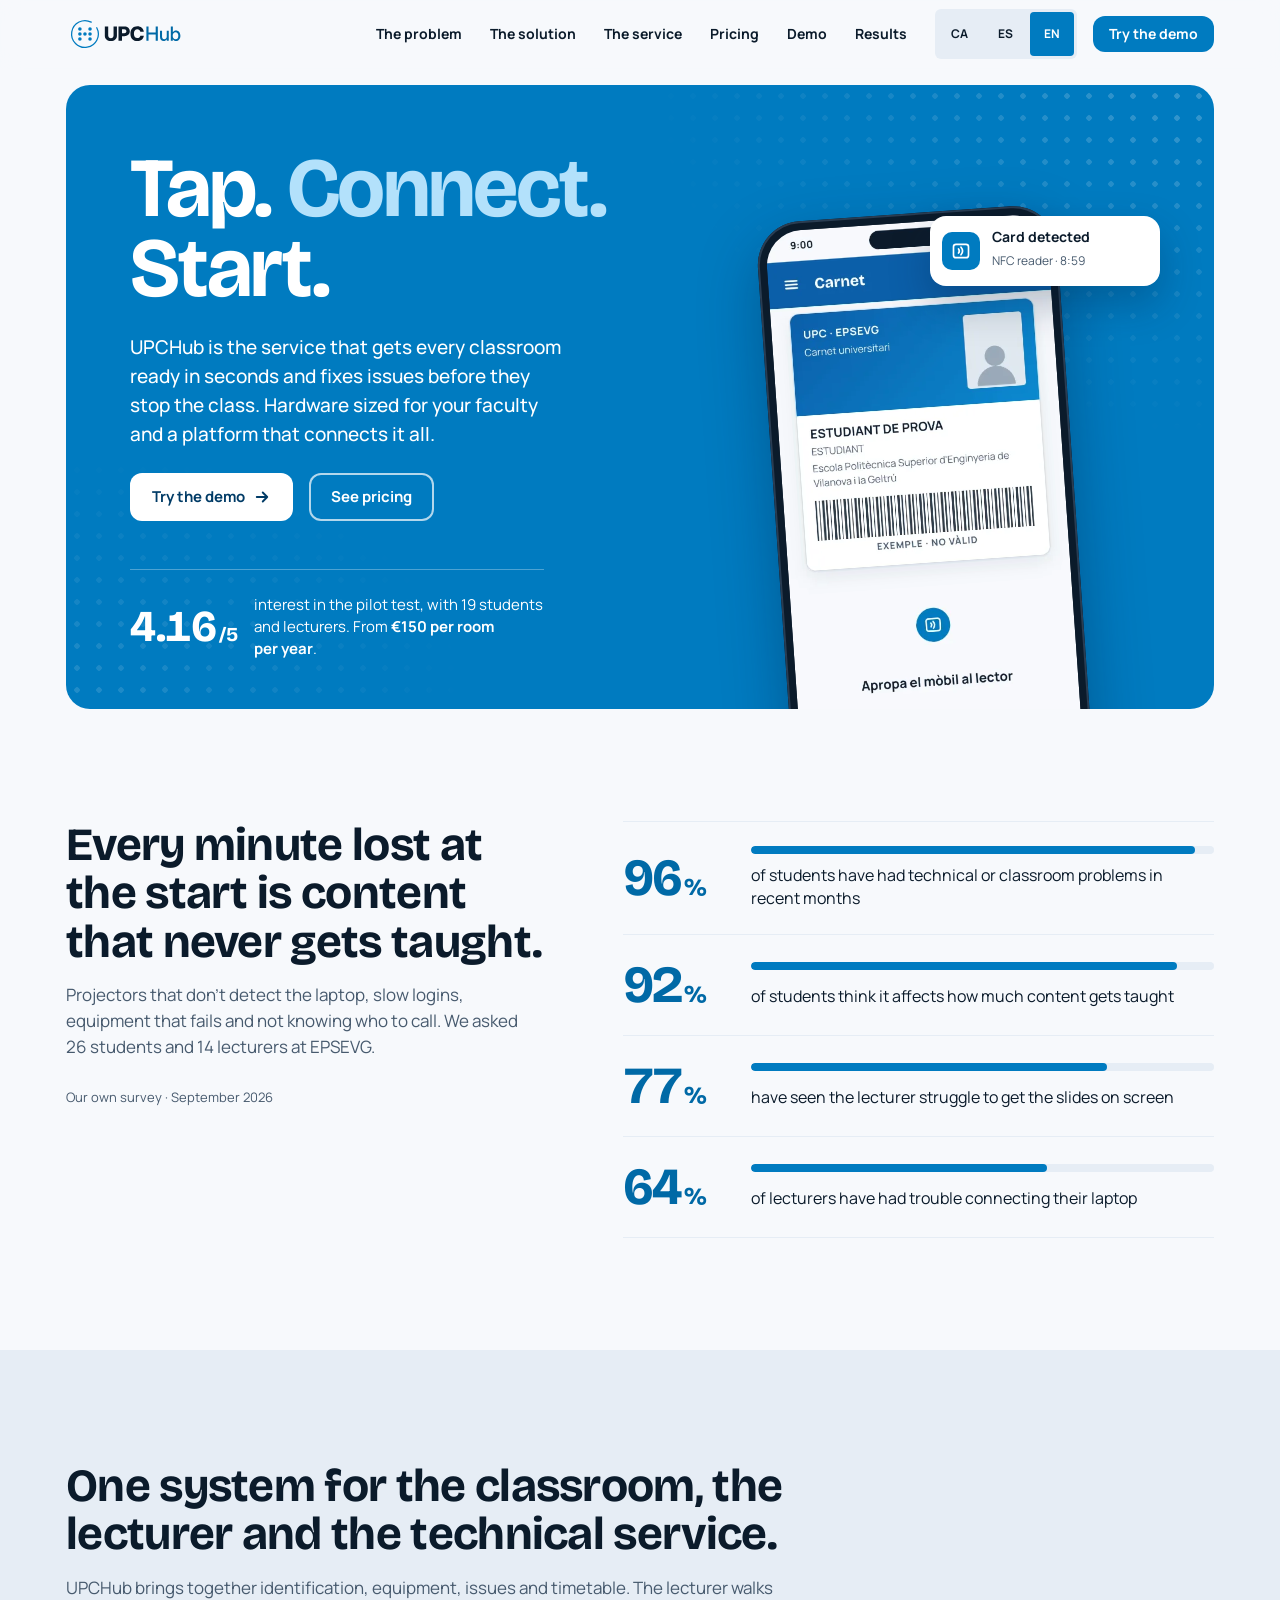
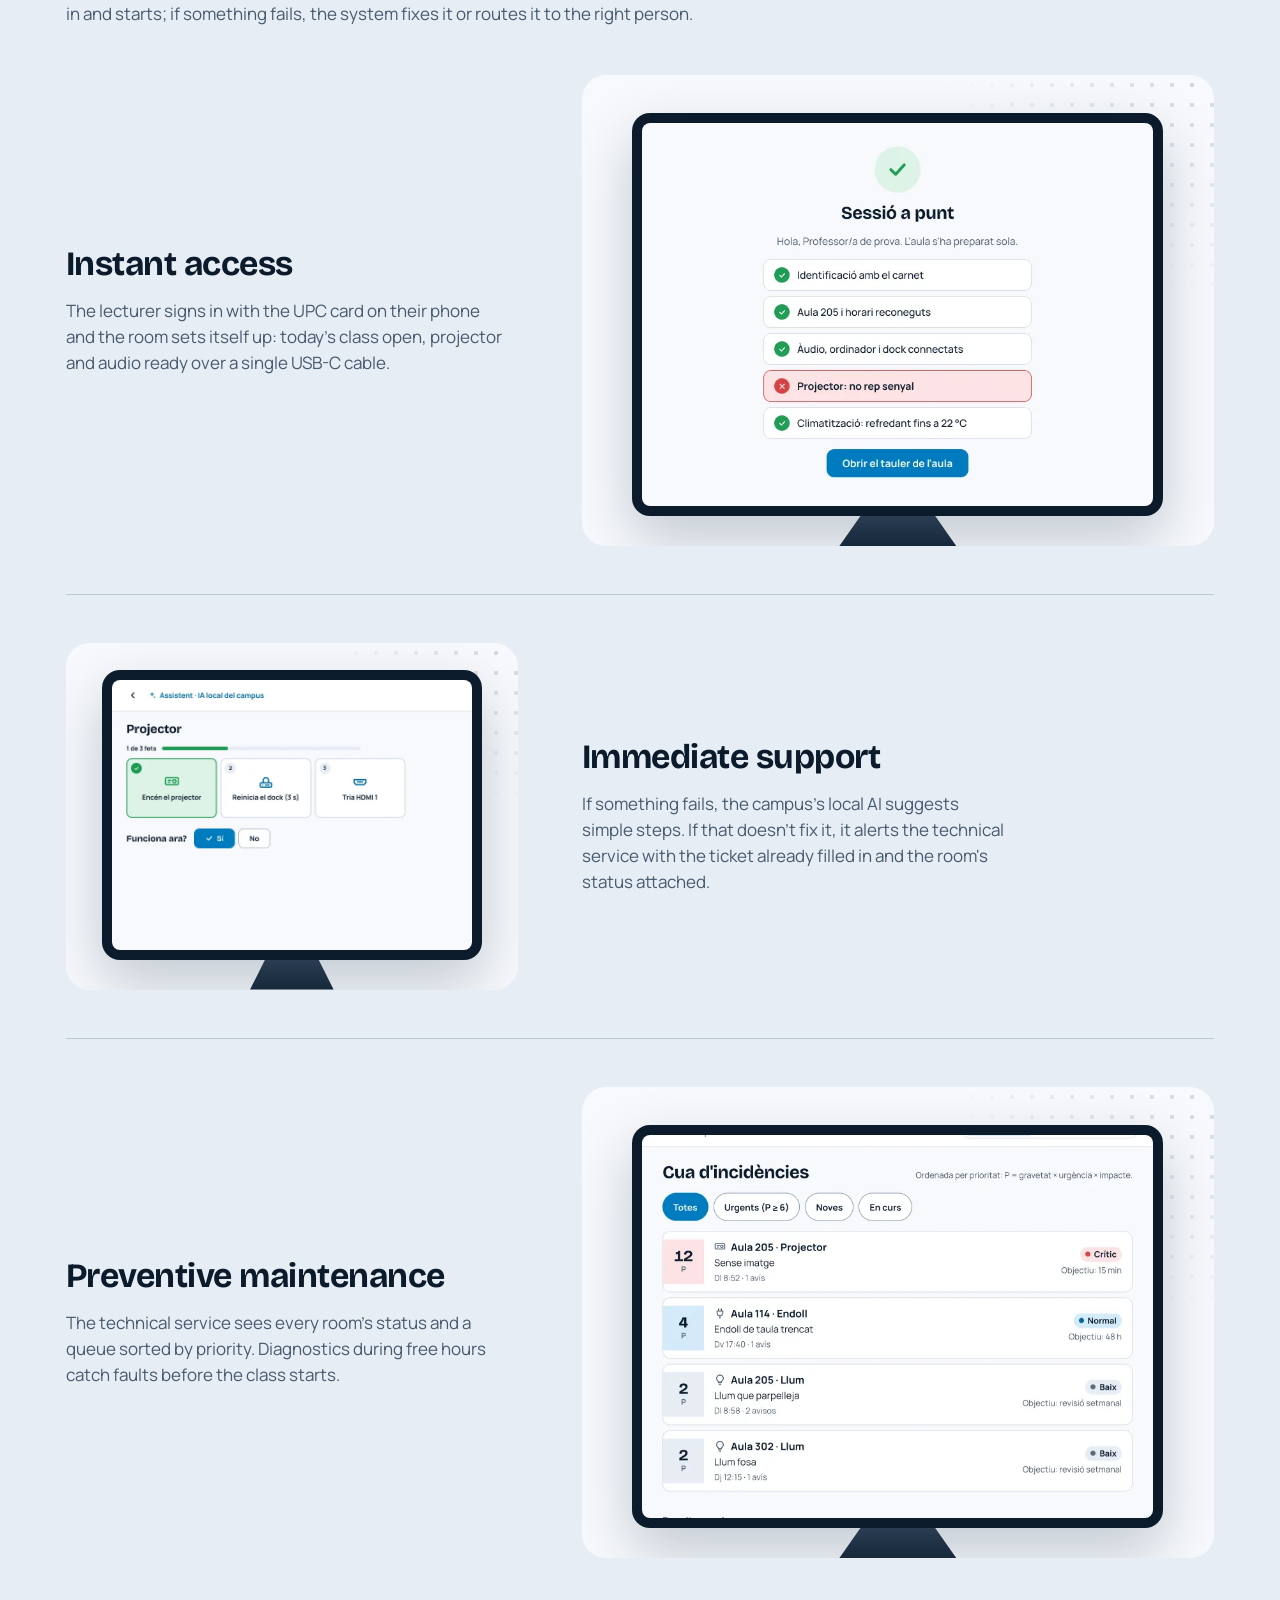
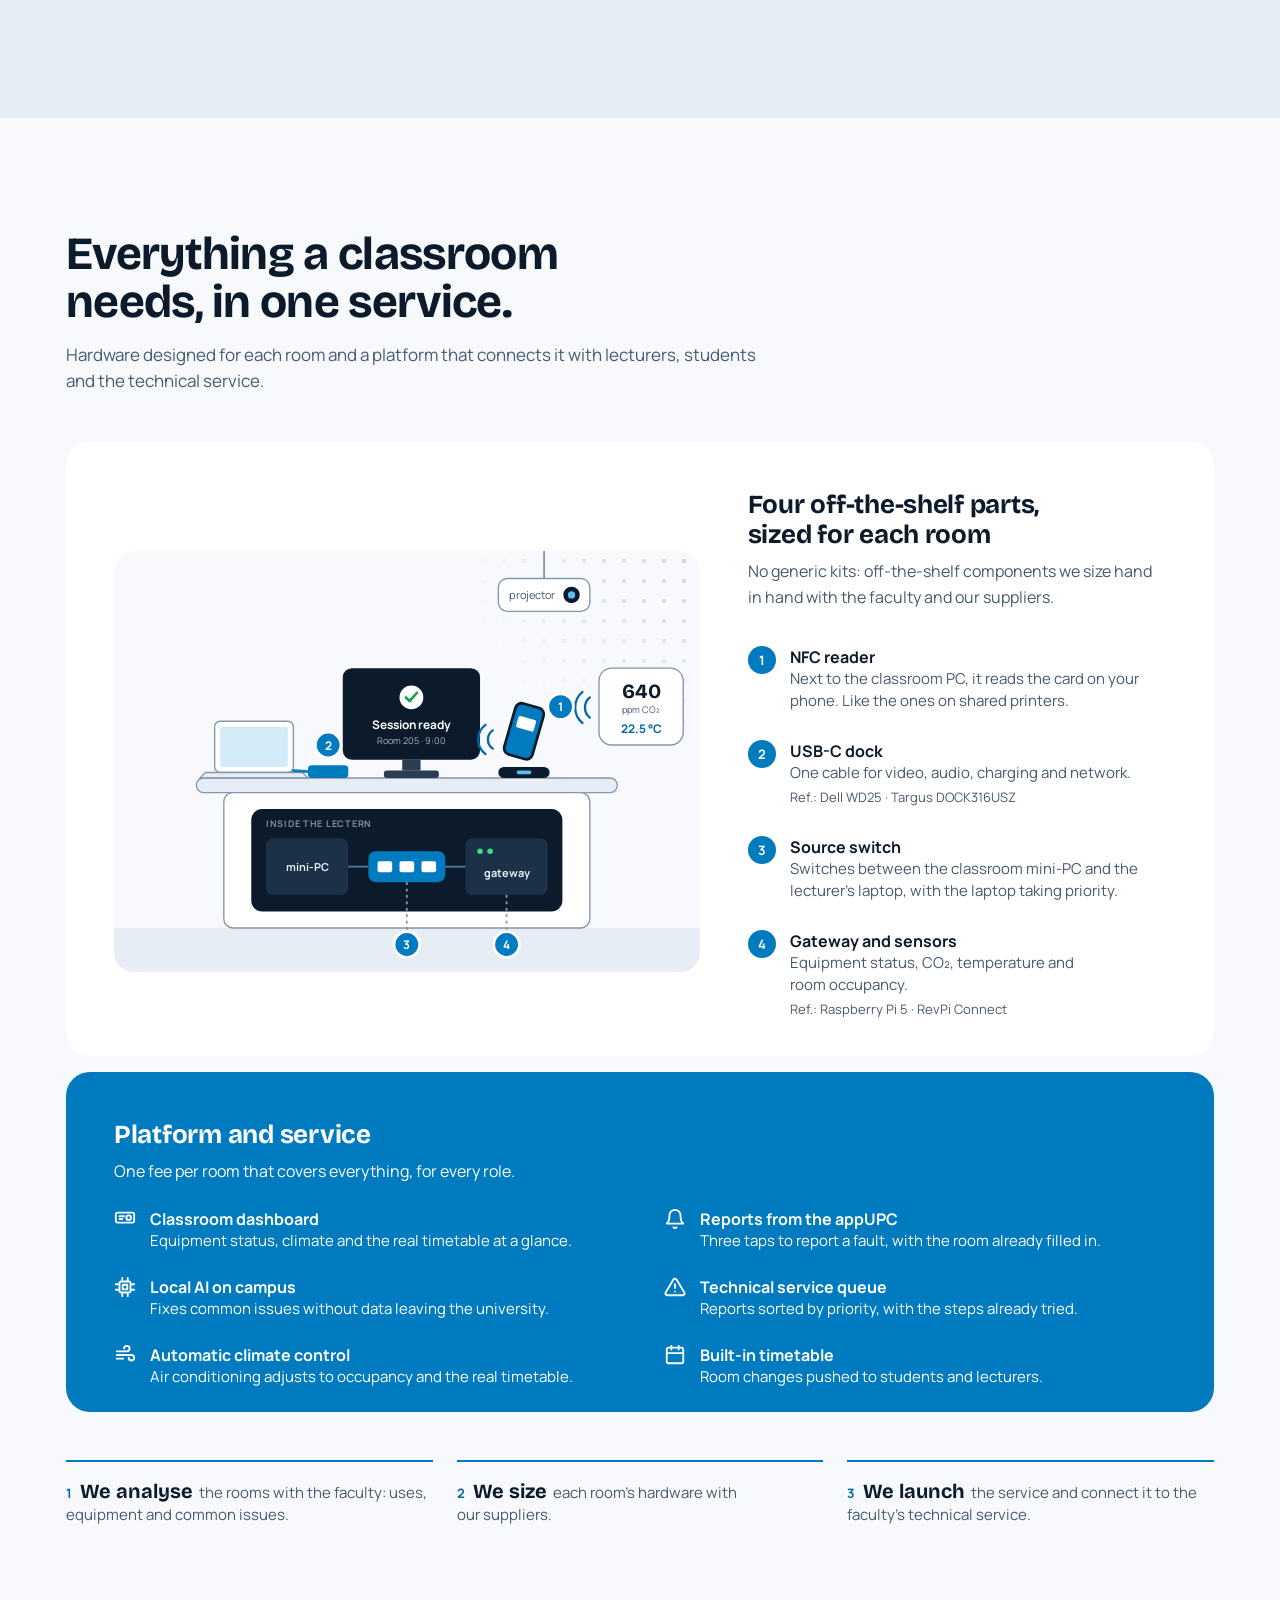
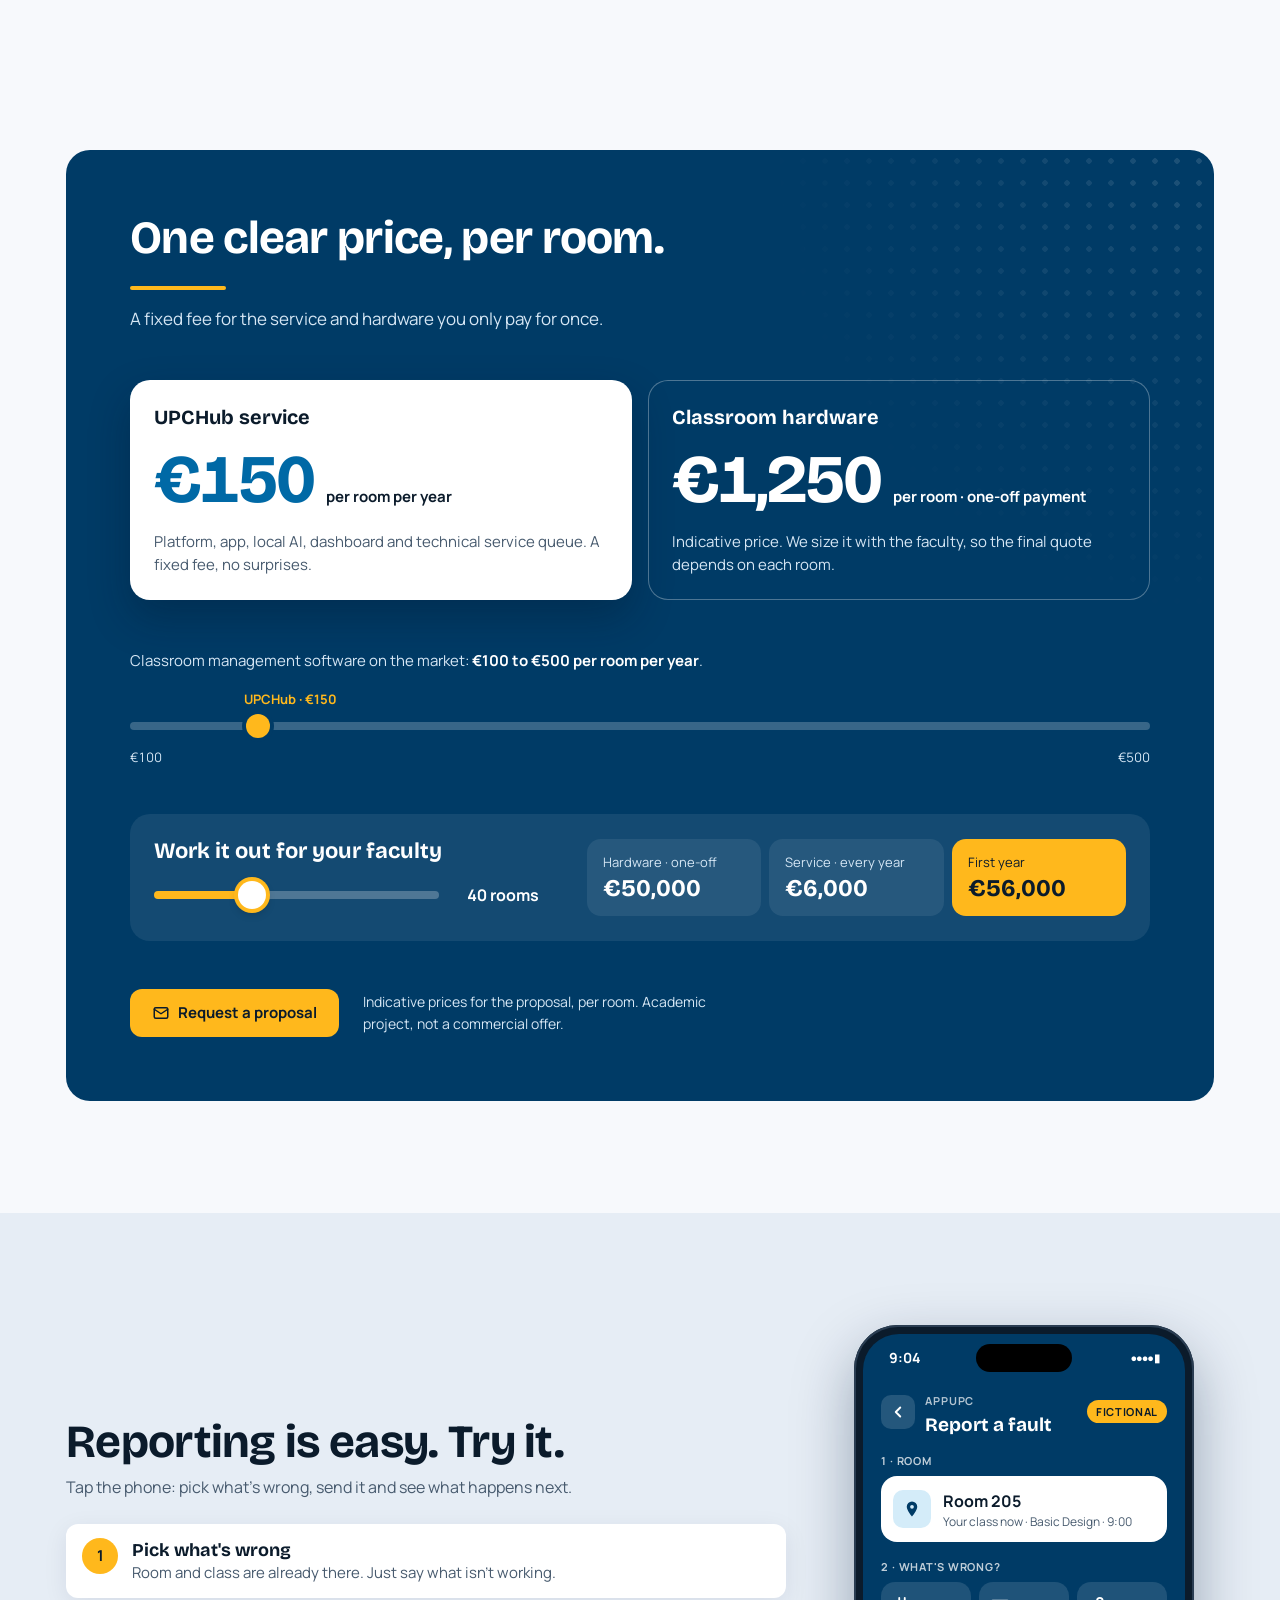
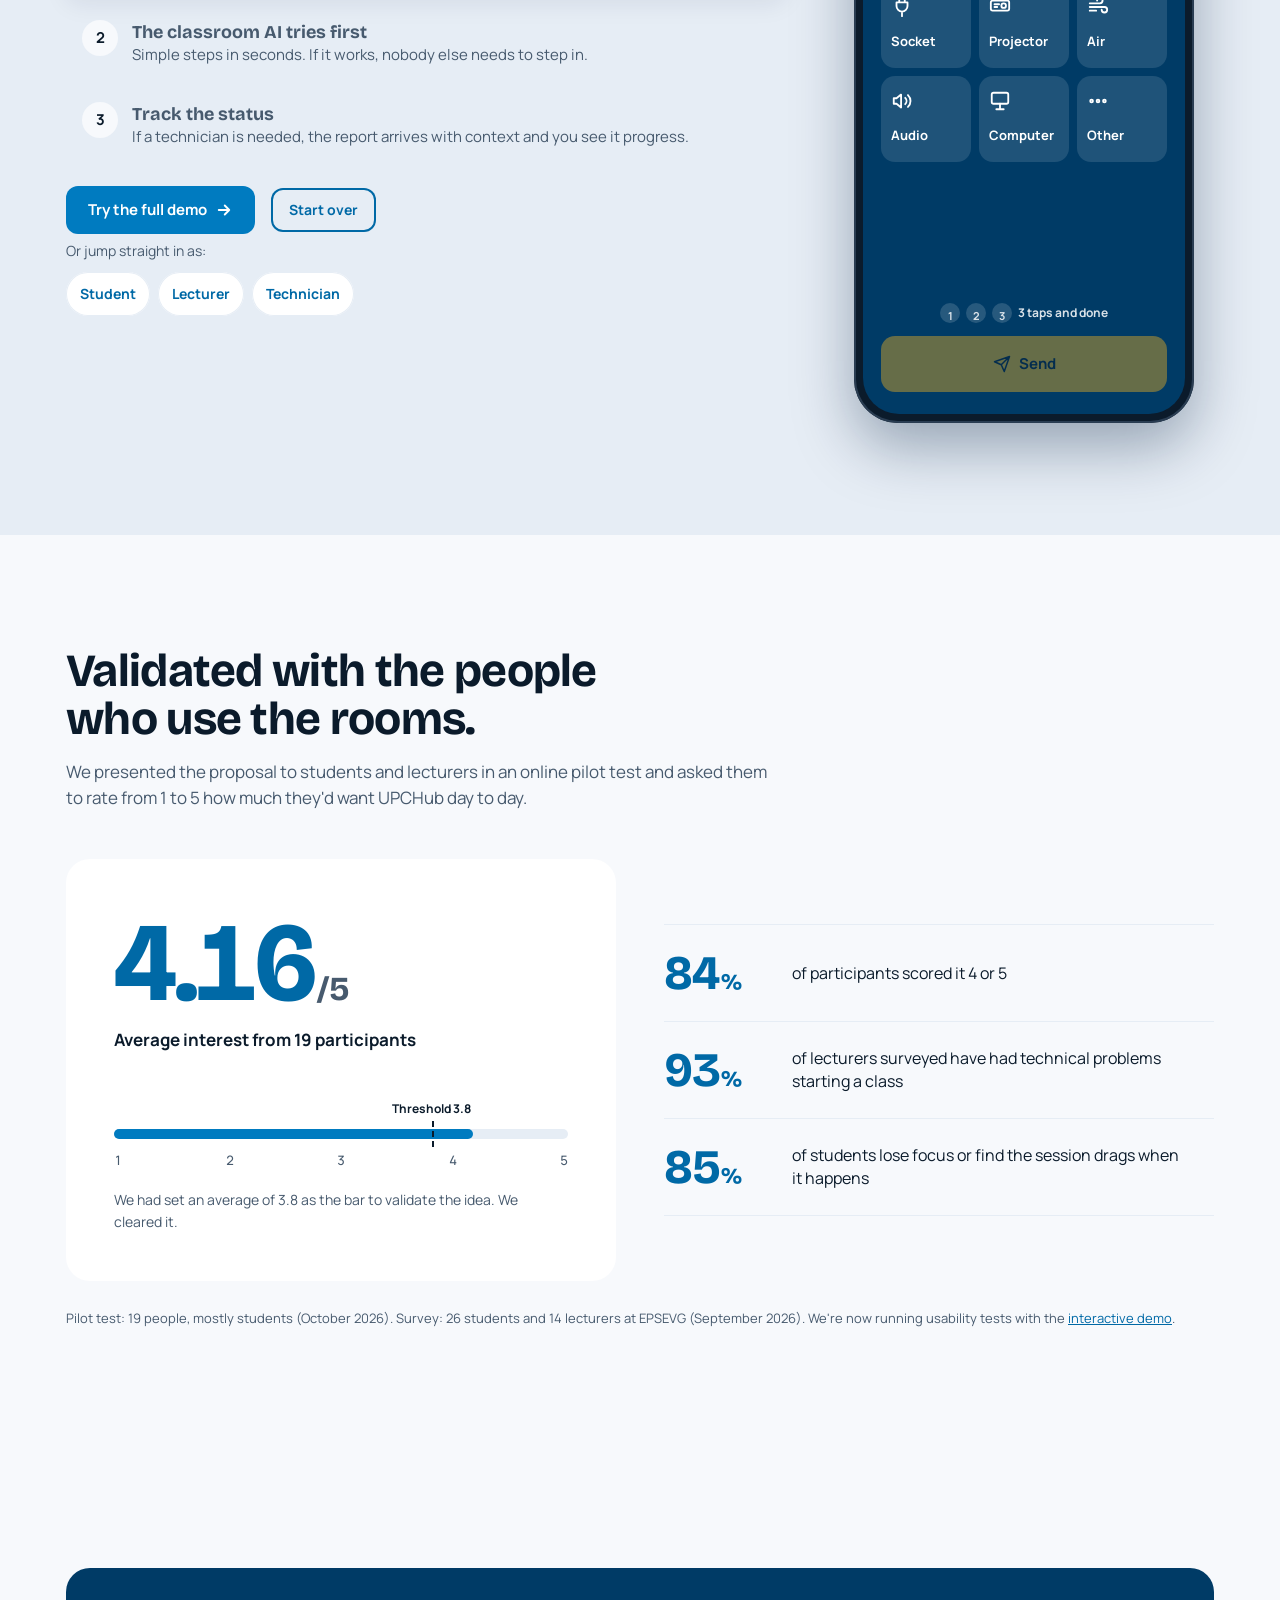
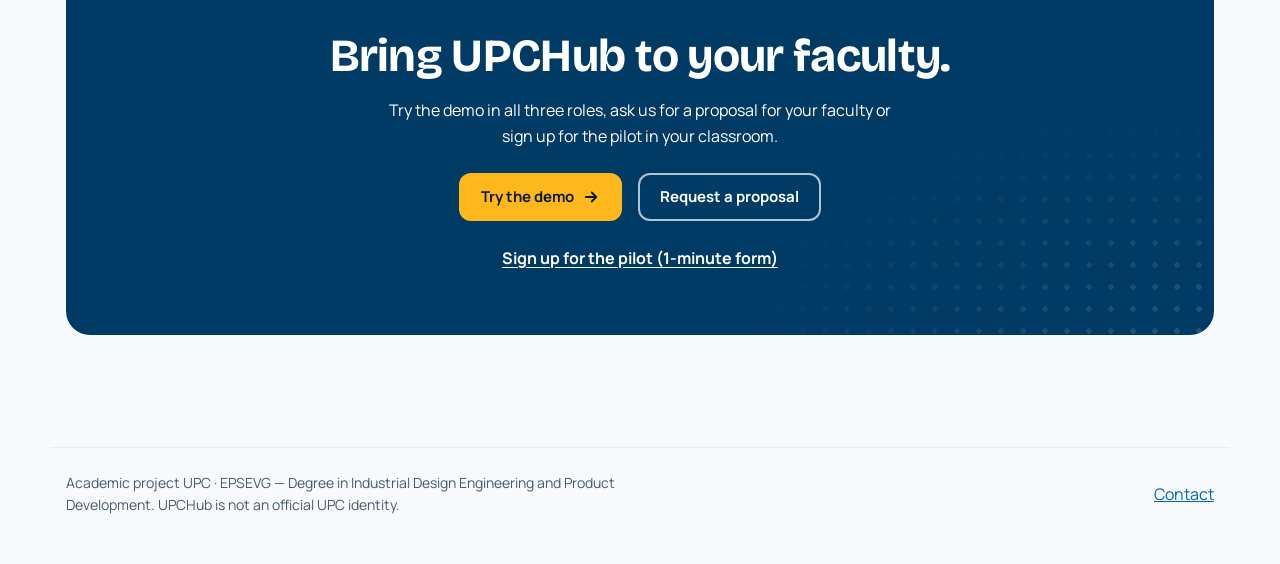
<file: index.html>
<!doctype html>
<html lang="ca">
<head>
<meta charset="utf-8">
<meta name="viewport" content="width=device-width, initial-scale=1">
<title>UPCHub · El servei que posa cada aula a punt</title>
<meta name="description" content="UPCHub posa cada aula a punt en segons amb el carnet UPC al mòbil i resol les incidències abans que aturin la classe. Hardware dimensionat per a cada aula i servei des de 150 € per aula i any. Projecte acadèmic EPSEVG · UPC.">
<link rel="canonical" href="https://upchub.tech/">
<meta name="theme-color" content="#f7f9fc" media="(prefers-color-scheme: light)">
<meta name="theme-color" content="#071522" media="(prefers-color-scheme: dark)">
<meta property="og:type" content="website">
<meta property="og:url" content="https://upchub.tech/">
<meta property="og:title" content="UPCHub · Toca. Connecta. Comença.">
<meta property="og:description" content="El servei que posa cada aula a punt en segons i resol les incidències abans que aturin la classe. 150 € per aula i any. Projecte acadèmic EPSEVG · UPC.">
<meta property="og:image" content="https://upchub.tech/assets/captures/og-sessio.jpg">
<meta property="og:image:width" content="1600">
<meta property="og:image:height" content="1000">
<meta property="og:locale" content="ca_ES">
<meta name="twitter:card" content="summary_large_image">
<link rel="icon" type="image/svg+xml" href="assets/upchub-anillo-H-sobre-azul.svg">
<link rel="preconnect" href="https://fonts.googleapis.com">
<link rel="preconnect" href="https://fonts.gstatic.com" crossorigin>
<link rel="stylesheet" href="https://fonts.googleapis.com/css2?family=Bricolage+Grotesque:opsz,wght@12..96,600;12..96,700&family=Manrope:wght@400;500;700&display=swap">
<link rel="preload" as="image" type="image/webp" imagesrcset="assets/captures/carnet-mobil-480.webp 480w, assets/captures/carnet-mobil-732.webp 732w" imagesizes="(min-width:960px) 300px, 72vw">
<link rel="stylesheet" href="assets/styles.css?v=4d">
<script>document.documentElement.classList.add('js');addEventListener('load',function(){if(!window.UPC_READY)document.documentElement.classList.remove('js')})</script>
</head>
<body>

<svg width="0" height="0" style="position:absolute" aria-hidden="true">
  <defs>
    <symbol id="i-nfc" viewBox="0 0 24 24" fill="none" stroke="currentColor" stroke-width="2" stroke-linecap="round" stroke-linejoin="round"><rect x="3" y="4" width="18" height="16" rx="3"/><path d="M9 9.5a4 4 0 0 1 0 5M12 7.5a7 7 0 0 1 0 9"/></symbol>
    <symbol id="i-temp" viewBox="0 0 24 24" fill="none" stroke="currentColor" stroke-width="2" stroke-linecap="round" stroke-linejoin="round"><path d="M14 14.8V5a2 2 0 1 0-4 0v9.8a4 4 0 1 0 4 0z"/></symbol>
    <symbol id="i-alert" viewBox="0 0 24 24" fill="none" stroke="currentColor" stroke-width="2" stroke-linecap="round" stroke-linejoin="round"><path d="M10.3 3.9 1.8 18a2 2 0 0 0 1.7 3h17a2 2 0 0 0 1.7-3L13.7 3.9a2 2 0 0 0-3.4 0z"/><path d="M12 9v4M12 17h.01"/></symbol>
    <symbol id="i-screen" viewBox="0 0 24 24" fill="none" stroke="currentColor" stroke-width="2" stroke-linecap="round" stroke-linejoin="round"><rect x="2" y="5" width="20" height="11" rx="2"/><circle cx="16" cy="10.5" r="2.5"/><path d="M6 9h5M6 12h3"/></symbol>
    <symbol id="i-audio" viewBox="0 0 24 24" fill="none" stroke="currentColor" stroke-width="2" stroke-linecap="round" stroke-linejoin="round"><path d="M11 5 6 9H3v6h3l5 4zM15.5 8.5a5 5 0 0 1 0 7M18.5 5.5a9 9 0 0 1 0 13"/></symbol>
    <symbol id="i-pc" viewBox="0 0 24 24" fill="none" stroke="currentColor" stroke-width="2" stroke-linecap="round" stroke-linejoin="round"><rect x="3" y="3" width="18" height="12" rx="2"/><path d="M8 21h8M12 15v6"/></symbol>
    <symbol id="i-plug" viewBox="0 0 24 24" fill="none" stroke="currentColor" stroke-width="2" stroke-linecap="round" stroke-linejoin="round"><path d="M9 2v5M15 2v5M6 7h12v4a6 6 0 0 1-12 0zM12 17v5"/></symbol>
    <symbol id="i-wind" viewBox="0 0 24 24" fill="none" stroke="currentColor" stroke-width="2" stroke-linecap="round" stroke-linejoin="round"><path d="M3 8h11a3 3 0 1 0-3-3M3 12h16a3 3 0 1 1-3 3M3 16h7"/></symbol>
    <symbol id="i-more" viewBox="0 0 24 24" fill="none" stroke="currentColor" stroke-width="2" stroke-linecap="round" stroke-linejoin="round"><circle cx="5" cy="12" r="1.5"/><circle cx="12" cy="12" r="1.5"/><circle cx="19" cy="12" r="1.5"/></symbol>
    <symbol id="i-cpu" viewBox="0 0 24 24" fill="none" stroke="currentColor" stroke-width="2" stroke-linecap="round" stroke-linejoin="round"><rect x="6" y="6" width="12" height="12" rx="2"/><rect x="9.5" y="9.5" width="5" height="5"/><path d="M9 2v3M15 2v3M9 19v3M15 19v3M2 9h3M2 15h3M19 9h3M19 15h3"/></symbol>
    <symbol id="i-cal" viewBox="0 0 24 24" fill="none" stroke="currentColor" stroke-width="2" stroke-linecap="round" stroke-linejoin="round"><rect x="3" y="4" width="18" height="17" rx="2"/><path d="M8 2v4M16 2v4M3 10h18"/></symbol>
    <symbol id="i-laptop" viewBox="0 0 24 24" fill="none" stroke="currentColor" stroke-width="2" stroke-linecap="round" stroke-linejoin="round"><rect x="4" y="5" width="16" height="11" rx="2"/><path d="M2 20h20"/></symbol>
    <symbol id="i-bell" viewBox="0 0 24 24" fill="none" stroke="currentColor" stroke-width="2" stroke-linecap="round" stroke-linejoin="round"><path d="M18 8a6 6 0 1 0-12 0c0 7-3 9-3 9h18s-3-2-3-9M13.7 21a2 2 0 0 1-3.4 0"/></symbol>
    <symbol id="i-check" viewBox="0 0 24 24" fill="none" stroke="currentColor" stroke-width="3" stroke-linecap="round" stroke-linejoin="round"><path d="m5 12 5 5 9-10"/></symbol>
    <symbol id="i-pin" viewBox="0 0 24 24" fill="currentColor"><path d="M12 2a7 7 0 0 0-7 7c0 5 7 13 7 13s7-8 7-13a7 7 0 0 0-7-7zm0 9.5A2.5 2.5 0 1 1 12 6.5a2.5 2.5 0 0 1 0 5z"/></symbol>
    <symbol id="i-send" viewBox="0 0 24 24" fill="none" stroke="currentColor" stroke-width="2" stroke-linecap="round" stroke-linejoin="round"><path d="M22 2 11 13M22 2l-7 20-4-9-9-4z"/></symbol>
    <symbol id="i-spark" viewBox="0 0 24 24" fill="currentColor"><path d="M12 2l1.8 5.6L19.5 9l-5.7 1.6L12 16l-1.8-5.4L4.5 9l5.7-1.4zM19 14l.9 2.6 2.6.9-2.6.9L19 21l-.9-2.6-2.6-.9 2.6-.9z"/></symbol>
    <symbol id="i-left" viewBox="0 0 24 24" fill="none" stroke="currentColor" stroke-width="2.5" stroke-linecap="round" stroke-linejoin="round"><path d="m15 18-6-6 6-6"/></symbol>
    <symbol id="i-right" viewBox="0 0 24 24" fill="none" stroke="currentColor" stroke-width="2.5" stroke-linecap="round" stroke-linejoin="round"><path d="m9 18 6-6-6-6"/></symbol>
    <symbol id="i-pause" viewBox="0 0 24 24" fill="currentColor"><rect x="6" y="5" width="4" height="14" rx="1"/><rect x="14" y="5" width="4" height="14" rx="1"/></symbol>
    <symbol id="i-play" viewBox="0 0 24 24" fill="currentColor"><path d="M7 4.5v15a1 1 0 0 0 1.5.9l12-7.5a1 1 0 0 0 0-1.7l-12-7.5A1 1 0 0 0 7 4.5z"/></symbol>
    <symbol id="i-menu" viewBox="0 0 24 24" fill="none" stroke="currentColor" stroke-width="2.5" stroke-linecap="round"><path d="M4 7h16M4 12h16M4 17h16"/></symbol>
    <symbol id="i-clock" viewBox="0 0 24 24" fill="none" stroke="currentColor" stroke-width="2" stroke-linecap="round" stroke-linejoin="round"><circle cx="12" cy="12" r="9"/><path d="M12 7v5l3 2"/></symbol>
    <symbol id="i-down" viewBox="0 0 24 24" fill="none" stroke="currentColor" stroke-width="2.5" stroke-linecap="round" stroke-linejoin="round"><path d="m6 9 6 6 6-6"/></symbol>
    <symbol id="i-arrow" viewBox="0 0 24 24" fill="none" stroke="currentColor" stroke-width="2.5" stroke-linecap="round" stroke-linejoin="round"><path d="M5 12h14M13 6l6 6-6 6"/></symbol>
    <symbol id="i-mail" viewBox="0 0 24 24" fill="none" stroke="currentColor" stroke-width="2" stroke-linecap="round" stroke-linejoin="round"><rect x="3" y="5" width="18" height="14" rx="2"/><path d="m3 7 9 6 9-6"/></symbol>
  </defs>
</svg>

<a class="skip" href="#problema">Salta al contingut</a>
<header class="top">
  <div class="wrap">
    <a href="#inici" aria-label="UPCHub — inici"><img class="logo l" src="assets/upchub-anillo-H-horizontal-claro.svg" width="121" height="38" alt="UPCHub"><img class="logo d" src="assets/upchub-anillo-H-horizontal-oscuro.svg" width="121" height="38" alt="UPCHub"></a>
    <nav id="nav" aria-label="Principal">
      <a href="#problema">El problema</a>
      <a href="#solucio">La solució</a>
      <a href="#servei">El servei</a>
      <a href="#preu">Preu</a>
      <a href="#demo">Demo</a>
      <a href="#resultats">Resultats</a>
      <div class="lang lang-menu" role="group" aria-label="Idioma / Idioma / Language">
        <button type="button" data-lang="ca" aria-pressed="true" lang="ca" title="Català">CA</button>
        <button type="button" data-lang="es" aria-pressed="false" lang="es" title="Castellano">ES</button>
        <button type="button" data-lang="en" aria-pressed="false" lang="en" title="English">EN</button>
      </div>
    </nav>
    <div class="lang" role="group" aria-label="Idioma / Idioma / Language">
      <button type="button" data-lang="ca" aria-pressed="true" lang="ca" title="Català">CA</button>
      <button type="button" data-lang="es" aria-pressed="false" lang="es" title="Castellano">ES</button>
      <button type="button" data-lang="en" aria-pressed="false" lang="en" title="English">EN</button>
    </div>
    <a class="btn cta-top" href="demo/">Prova la demo</a>
    <button class="menu-btn" type="button" aria-controls="nav" aria-expanded="false" aria-label="Menú"><svg><use href="#i-menu"/></svg></button>
  </div>
</header>

<main id="inici">

<!-- HERO -->
<div class="wrap hero">
  <div class="hero-block">
    <div class="hero-copy">
      <h1 class="display-xl"><span class="w">Toca.</span> <span class="w">Connecta.</span> <span class="w">Comença.</span></h1>
      <p class="lead">UPCHub és el servei que posa cada aula a punt en segons i resol les incidències abans que aturin la classe. Hardware dimensionat per a la teva facultat i una plataforma que ho connecta tot.</p>
      <div class="hero-actions">
        <a class="btn light" href="demo/">Prova la demo<svg><use href="#i-arrow"/></svg></a>
        <a class="btn ghost" href="#preu">Veure preus</a>
      </div>
      <p class="proof"><span class="proof-n">4,16<small>/5</small></span><span>d'interès a la prova pilot, amb 19 alumnes i professors. Des de <b>150 € per aula i any</b>.</span></p>
    </div>
    <div class="hero-visual">
      <div class="nfc-rings" aria-hidden="true"><i></i><i></i><i></i></div>
      <div class="dev phone hero-phone"><picture><source type="image/webp" srcset="assets/captures/carnet-mobil-480.webp 480w, assets/captures/carnet-mobil-732.webp 732w" sizes="(min-width:960px) 300px, 72vw"><img src="assets/captures/carnet-mobil.jpg" width="732" height="1552" fetchpriority="high" alt="Captura de la demo: carnet universitari a l'app del campus"></picture></div>
      <div class="toast" id="toast" aria-hidden="true" data-dyn></div>
    </div>
  </div>
</div>

<!-- PROBLEMA -->
<section id="problema">
  <div class="wrap problem">
    <div class="problem-copy rv">
      <h2 class="display-lg">Cada minut perdut a l'inici és contingut que no s'imparteix.</h2>
      <p>Projectors que no detecten el portàtil, inicis de sessió lents, equips que fallen i no saber a qui avisar. Ho vam preguntar a 26 alumnes i 14 professors de l'EPSEVG.</p>
      <p class="src">Enquesta pròpia · setembre 2026</p>
    </div>
    <ul class="figs rv" aria-label="Resultats de l'enquesta">
      <li style="--v:96"><b class="fig-n">96<small>%</small></b><span class="fig-bar" aria-hidden="true"><i></i></span><span class="fig-t">de l'alumnat ha viscut problemes tècnics o d'aula els darrers mesos</span></li>
      <li style="--v:92"><b class="fig-n">92<small>%</small></b><span class="fig-bar" aria-hidden="true"><i></i></span><span class="fig-t">de l'alumnat creu que afecta el contingut que s'arriba a impartir</span></li>
      <li style="--v:77"><b class="fig-n">77<small>%</small></b><span class="fig-bar" aria-hidden="true"><i></i></span><span class="fig-t">ha vist el professor trigar a poder projectar la presentació</span></li>
      <li style="--v:64"><b class="fig-n">64<small>%</small></b><span class="fig-bar" aria-hidden="true"><i></i></span><span class="fig-t">del professorat ha tingut problemes per connectar el portàtil</span></li>
    </ul>
  </div>
</section>

<!-- SOLUCIÓ -->
<section id="solucio" class="tint">
  <div class="wrap">
    <div class="sec-head rv">
      <h2 class="display-lg">Un sol sistema per a l'aula, el professor i el servei tècnic.</h2>
      <p>UPCHub uneix identificació, equips, incidències i horari. El professor arriba i comença; si alguna cosa falla, el sistema ho resol o ho fa arribar a qui toca.</p>
    </div>
    <div class="pillars">
      <article class="pillar rv">
        <div class="pillar-copy">
          <h3>Accés instantani</h3>
          <p>El professor s'identifica amb el carnet UPC al mòbil i l'aula es prepara sola: sessió oberta amb la classe d'avui, i projector i àudio a punt amb un sol cable USB-C.</p>
        </div>
        <div class="pillar-media"><div class="dev tv"><div class="scr"><picture><source type="image/webp" srcset="assets/captures/sessio-a-punt-800.webp 800w, assets/captures/sessio-a-punt-1600.webp 1600w" sizes="(min-width:1180px) 620px, (min-width:900px) 52vw, 92vw"><img src="assets/captures/sessio-a-punt.jpg" width="1600" height="1200" loading="lazy" decoding="async" alt="Captura de la demo: sessió a punt a la pantalla de l'aula després de tocar amb el carnet"></picture></div><div class="stand"></div></div></div>
      </article>
      <article class="pillar rv">
        <div class="pillar-copy">
          <h3>Suport immediat</h3>
          <p>Si alguna cosa falla, la IA local del campus proposa passos senzills. Si no ho resol, avisa el servei tècnic amb la fitxa ja omplerta i l'estat de l'aula inclòs.</p>
        </div>
        <div class="pillar-media"><div class="dev tv"><div class="scr"><picture><source type="image/webp" srcset="assets/captures/ajuda-ia-800.webp 800w, assets/captures/ajuda-ia-1600.webp 1600w" sizes="(min-width:1180px) 620px, (min-width:900px) 52vw, 92vw"><img src="assets/captures/ajuda-ia.jpg" width="1600" height="1200" loading="lazy" decoding="async" alt="Captura de la demo: l'assistent d'IA local guia tres passos per arreglar el projector"></picture></div><div class="stand"></div></div></div>
      </article>
      <article class="pillar rv">
        <div class="pillar-copy">
          <h3>Manteniment preventiu</h3>
          <p>El servei tècnic veu l'estat de cada aula i una cua ordenada per prioritat. Els diagnòstics en hores lliures detecten anomalies abans que comenci la classe.</p>
        </div>
        <div class="pillar-media"><div class="dev tv"><div class="scr"><picture><source type="image/webp" srcset="assets/captures/cua-tecnic-800.webp 800w, assets/captures/cua-tecnic-1600.webp 1600w" sizes="(min-width:1180px) 620px, (min-width:900px) 52vw, 92vw"><img src="assets/captures/cua-tecnic.jpg" width="1600" height="1200" loading="lazy" decoding="async" alt="Captura de la demo: cua d'incidències del servei tècnic ordenada per prioritat"></picture></div><div class="stand"></div></div></div>
      </article>
    </div>
  </div>
</section>

<!-- SERVEI -->
<section id="servei">
  <div class="wrap">
    <div class="sec-head rv">
      <h2 class="display-lg">Tot el que necessita una aula, en un sol servei.</h2>
      <p>Hardware pensat per a cada aula i una plataforma que el connecta amb el professorat, l'alumnat i el servei tècnic.</p>
    </div>
    <div class="service">
      <div class="svc svc-hw rv">
        <figure class="hw-fig" id="hw-fig">
          <svg viewBox="0 0 640 460" role="img" aria-labelledby="hw-t">
            <title id="hw-t">Il·lustració: atril d'aula amb el lector NFC, el dock USB-C, el commutador de font i el gateway amb sensors</title>
            <rect class="floor" x="0" y="412" width="640" height="48"/>
            <line class="rod" x1="470" y1="0" x2="470" y2="30"/>
            <g class="part part-0">
              <rect class="bx" x="420" y="30" width="100" height="36" rx="10"/>
              <circle class="dk" cx="500" cy="48" r="9"/><circle class="lens" cx="500" cy="48" r="4"/>
              <text class="tm" x="432" y="52">projector</text>
            </g>
            <path class="flow" d="M470 66V300H340V328"/>
            <path class="flow" d="M234 248V300H300V328"/>
            <path class="flow f4" d="M576 212V345H474"/>
            <rect class="desk" x="90" y="248" width="460" height="16" rx="8"/>
            <rect class="bx" x="120" y="264" width="400" height="148" rx="10"/>
            <rect class="dk" x="150" y="282" width="340" height="112" rx="12"/>
            <text class="cap" x="166" y="302">DINS DE L'ATRIL</text>
            <g class="part">
              <rect class="unit" x="166" y="314" width="90" height="62" rx="8"/>
              <text class="ut" x="211" y="350">mini-PC</text>
              <line class="wire" x1="256" y1="345" x2="278" y2="345"/>
              <line class="wire" x1="362" y1="345" x2="384" y2="345"/>
            </g>
            <g class="part part-3">
              <rect class="br" x="278" y="328" width="84" height="34" rx="8"/>
              <rect class="port" x="288" y="339" width="16" height="12" rx="2"/><rect class="port" x="312" y="339" width="16" height="12" rx="2"/><rect class="port" x="336" y="339" width="16" height="12" rx="2"/>
            </g>
            <g class="part part-4">
              <rect class="unit" x="384" y="314" width="90" height="62" rx="8"/>
              <circle class="led" cx="400" cy="328" r="3"/><circle class="led" cx="411" cy="328" r="3"/>
              <text class="ut" x="429" y="356">gateway</text>
              <rect class="bx" x="530" y="128" width="92" height="84" rx="14"/>
              <path class="wave" d="M520 160a14 14 0 0 0 0 22M512 154a22 22 0 0 0 0 34"/>
              <text class="big" x="576" y="161">640</text>
              <text class="tm sm" x="576" y="177">ppm CO₂</text>
              <text class="hl" x="576" y="199">22,5 °C</text>
            </g>
            <g class="part">
              <rect class="dk" x="250" y="128" width="150" height="100" rx="10"/>
              <circle class="ok" cx="325" cy="160" r="13"/><path class="okp" d="M319 160l4 4 8-9"/>
              <text class="mt" x="325" y="195">Sessió a punt</text>
              <text class="ms" x="325" y="211">Aula 205 · 9:00</text>
              <rect class="stand" x="315" y="228" width="20" height="12"/><rect class="stand" x="295" y="240" width="60" height="8" rx="3"/>
              <rect class="bx" x="110" y="186" width="86" height="56" rx="6"/><rect class="lap" x="116" y="192" width="74" height="44" rx="3"/>
              <path class="desk" d="M100 242H206L212 248H94Z"/>
            </g>
            <g class="part part-2">
              <path class="cable" d="M196 240C204 240 206 241 212 241"/>
              <rect class="br" x="212" y="234" width="44" height="14" rx="4"/>
            </g>
            <g class="part part-1">
              <rect class="dk" x="420" y="236" width="56" height="12" rx="6"/><rect class="lens" x="440" y="240" width="16" height="4" rx="2"/>
              <g transform="rotate(16 448 197)"><rect class="phone" x="432" y="168" width="32" height="58" rx="7"/><rect class="port" x="438" y="182" width="20" height="13" rx="2"/></g>
              <path class="wave" d="M414 196a12 12 0 0 0 0 20M406 190a20 20 0 0 0 0 32"/>
            </g>
            <line class="lead" x1="320" y1="362" x2="320" y2="415"/><line class="lead" x1="429" y1="376" x2="429" y2="415"/>
            <g class="pin" data-p="1"><circle cx="488" cy="170" r="14"/><text x="488" y="175">1</text></g>
            <g class="pin" data-p="2"><circle cx="234" cy="212" r="14"/><text x="234" y="217">2</text></g>
            <g class="pin" data-p="3"><circle cx="320" cy="430" r="14"/><text x="320" y="435">3</text></g>
            <g class="pin" data-p="4"><circle cx="429" cy="430" r="14"/><text x="429" y="435">4</text></g>
          </svg>
        </figure>
        <div class="hw-copy">
          <h3>Quatre peces que ja existeixen, dimensionades per a cada aula</h3>
          <p>Res de kits genèrics: components de mercat que dimensionem colze a colze amb la facultat i els nostres proveïdors.</p>
          <ol class="hw-parts" id="hw-parts">
            <li data-p="1"><span class="pn" aria-hidden="true">1</span><span><b>Lector NFC</b>Al costat del PC de l'aula, llegeix el carnet del mòbil. Com els de les impressores compartides.</span></li>
            <li data-p="2"><span class="pn" aria-hidden="true">2</span><span><b>Dock USB-C</b>Un sol cable per a vídeo, àudio, càrrega i xarxa.<small>Ref.: Dell WD25 · Targus DOCK316USZ</small></span></li>
            <li data-p="3"><span class="pn" aria-hidden="true">3</span><span><b>Commutador de font</b>Tria entre el mini-PC de l'aula i el portàtil del professor, amb prioritat per al portàtil.</span></li>
            <li data-p="4"><span class="pn" aria-hidden="true">4</span><span><b>Gateway i sensors</b>Estat dels equips, CO₂, temperatura i ocupació de l'aula.<small>Ref.: Raspberry Pi 5 · RevPi Connect</small></span></li>
          </ol>
        </div>
      </div>
      <div class="svc svc-sw rv">
        <h3>Plataforma i servei</h3>
        <p>Una quota per aula que ho inclou tot, per a cada rol.</p>
        <ul class="ticks stg">
          <li><svg><use href="#i-screen"/></svg><span><b>Dashboard d'aula</b>Estat dels equips, clima i horari real d'un cop d'ull.</span></li>
          <li><svg><use href="#i-bell"/></svg><span><b>Avisos des de l'appUPC</b>Tres tocs per avisar d'una errada, amb l'aula ja inclosa.</span></li>
          <li><svg><use href="#i-cpu"/></svg><span><b>IA local al campus</b>Resol les incidències habituals sense que les dades surtin de la universitat.</span></li>
          <li><svg><use href="#i-alert"/></svg><span><b>Cua del servei tècnic</b>Avisos ordenats per prioritat, amb els passos ja provats.</span></li>
          <li><svg><use href="#i-wind"/></svg><span><b>Climatització automàtica</b>L'aire s'ajusta segons l'ocupació i l'horari real.</span></li>
          <li><svg><use href="#i-cal"/></svg><span><b>Horari integrat</b>Canvis d'aula notificats a l'alumnat i al professorat.</span></li>
        </ul>
      </div>
    </div>
    <ol class="steps rv stg" aria-label="Com el posem en marxa">
      <li><b>Analitzem</b><span>les aules amb la facultat: usos, equips i incidències habituals.</span></li>
      <li><b>Dimensionem</b><span>el hardware de cada aula amb els nostres proveïdors.</span></li>
      <li><b>Posem en marxa</b><span>el servei i el connectem amb el servei tècnic del centre.</span></li>
    </ol>
  </div>
</section>

<!-- PREU -->
<section id="preu">
  <div class="wrap">
    <div class="pricing rv">
      <div class="price-head">
        <h2 class="display-lg">Un preu clar, per aula.</h2>
        <p>Una quota fixa per al servei i un hardware que només pagues una vegada.</p>
      </div>
      <div class="plans stg">
        <div class="plan plan-main">
          <h3>Servei UPCHub</h3>
          <p class="amount"><b>150 €</b><span>per aula i any</span></p>
          <p>Plataforma, app, IA local, dashboard i cua del servei tècnic. Quota fixa, sense sorpreses.</p>
        </div>
        <div class="plan">
          <h3>Hardware d'aula</h3>
          <p class="amount"><b>1.250 €</b><span>per aula · pagament únic</span></p>
          <p>Preu orientatiu. El dimensionem amb la facultat, així que el pressupost final depèn de cada aula.</p>
        </div>
      </div>
      <figure class="market">
        <figcaption>Programari de gestió d'aules al mercat: <b>entre 100 i 500 € per aula i any</b>.</figcaption>
        <div class="range" aria-hidden="true"><span class="range-track"></span><span class="range-us" style="--at:12.5%"><i></i><em>UPCHub · 150 €</em></span><span class="range-lo">100 €</span><span class="range-hi">500 €</span></div>
      </figure>
      <div class="calc">
        <div class="calc-in">
          <label for="aules">Calcula-ho per al teu centre</label>
          <div class="calc-row"><input type="range" id="aules" min="1" max="120" value="40" step="1"><output id="aules-n" for="aules" data-dyn>40 aules</output></div>
        </div>
        <dl class="calc-out" aria-live="polite">
          <div><dt>Hardware · pagament únic</dt><dd id="c-hw" data-dyn>50.000 €</dd></div>
          <div><dt>Servei · cada any</dt><dd id="c-sw" data-dyn>6.000 €</dd></div>
          <div class="tot"><dt>Primer any</dt><dd id="c-y1" data-dyn>56.000 €</dd></div>
        </dl>
      </div>
      <div class="price-cta">
        <a class="btn accent" href="mailto:naiara.buxelo@estudiantat.upc.edu?subject=UPCHub%20%C2%B7%20Proposta%20per%20al%20centre"><svg><use href="#i-mail"/></svg>Demana una proposta</a>
        <p class="small">Preus orientatius de la proposta, per aula. Projecte acadèmic sense caràcter comercial.</p>
      </div>
    </div>
  </div>
</section>

<!-- DEMO APP -->
<section id="demo" class="tint">
  <div class="wrap">
    <div class="split">
      <div class="rv">
                <h2 class="display-lg">Avisar és fàcil. Prova-ho.</h2>
        <p class="sub">Toca el mòbil: tria què falla, envia-ho i mira què passa després.</p>
        <ol class="dsteps" id="dsteps">
          <li data-s="0"><b>Tria què falla</b><span>L'aula i la classe ja hi són. Només has de dir què no funciona.</span></li>
          <li data-s="1"><b>La IA de l'aula ho prova</b><span>Passos senzills en segons. Si ho resol, ningú més ha d'intervenir.</span></li>
          <li data-s="2"><b>Segueix l'estat</b><span>Si cal un tècnic, l'avís arriba amb context i tu veus com avança.</span></li>
        </ol>
        <div class="demo-actions">
          <a class="btn" href="demo/">Prova la demo completa<svg><use href="#i-arrow"/></svg></a>
          <button type="button" class="btn sec" id="restart">Tornar a començar</button>
        </div>
        <p class="demo-roles"><span>O entra directament com a:</span><a href="demo/#alumne">Alumne</a><a href="demo/#professor">Professor</a><a href="demo/#tecnic">Tècnic</a></p>
      </div>
      <div class="phone-wrap rv">
        <div class="dev phone live">
          <div class="screen" id="app">
            <div class="status"><span>9:04</span><span class="st-ic">●●●● ▮</span></div>

            <div class="flow on" data-i="0">
              <div class="ahead"><span class="back"><svg><use href="#i-left"/></svg></span><span><small>APPUPC</small><b>Avisar d'una errada</b></span><span class="fict">FICTICI</span></div>
              <p class="cap">1 · AULA</p>
              <div class="aula-card"><span class="pin"><svg><use href="#i-pin"/></svg></span><span><b>Aula 205</b><small>La teva classe ara · Disseny Bàsic · 9:00</small></span></div>
              <p class="cap">2 · QUÈ FALLA?</p>
              <div class="opts" id="opts">
                <button type="button" class="opt" data-o="Endoll"><svg><use href="#i-plug"/></svg>Endoll</button>
                <button type="button" class="opt" data-o="Projector"><svg><use href="#i-screen"/></svg>Projector</button>
                <button type="button" class="opt" data-o="Aire"><svg><use href="#i-wind"/></svg>Aire</button>
                <button type="button" class="opt" data-o="Àudio"><svg><use href="#i-audio"/></svg>Àudio</button>
                <button type="button" class="opt" data-o="Ordinador"><svg><use href="#i-pc"/></svg>Ordinador</button>
                <button type="button" class="opt" data-o="Altres"><svg><use href="#i-more"/></svg>Altres</button>
              </div>
              <p class="taps"><span>1</span><span>2</span><span>3</span> 3 tocs i llest</p>
              <button type="button" class="pbtn" id="send" disabled><svg><use href="#i-send"/></svg>Enviar</button>
            </div>

            <div class="flow" data-i="1">
              <div class="ahead"><span class="ai-ic"><svg><use href="#i-spark"/></svg></span><span><b>Ajuda de l'aula</b><small>IA local · servidor del campus</small></span></div>
              <div class="chat" id="chat" data-dyn></div>
              <div class="ai-actions" id="ai-actions" hidden>
                <button type="button" class="pbtn sec" id="ai-ok">Ja funciona</button>
                <button type="button" class="pbtn" id="ai-esc"><svg><use href="#i-send"/></svg>Avisar el tècnic</button>
              </div>
            </div>

            <div class="flow" data-i="2">
              <div class="done"><span class="big-ok"><svg><use href="#i-check"/></svg></span><b>Incidència rebuda</b><small id="ticket" data-dyn>#205-0412 · dilluns 9:04</small></div>
              <ol class="track" id="track" data-dyn></ol>
              <div class="grouped" id="grouped" data-dyn></div>
            </div>

            <div class="flow" data-i="3">
              <div class="done ok"><span class="big-ok"><svg><use href="#i-check"/></svg></span><b>Resolt sense tècnic</b><small>La IA ho ha arreglat en menys d'un minut.</small></div>
              <p class="note-in">Queda registrat a l'historial de l'aula perquè el servei tècnic vegi si es repeteix.</p>
            </div>
          </div>
        </div>
      </div>
    </div>
  </div>
</section>

<!-- RESULTATS -->
<section id="resultats">
  <div class="wrap">
    <div class="sec-head rv">
      <h2 class="display-lg">Validat amb qui fa servir les aules.</h2>
      <p>Vam presentar la proposta a alumnes i professors en una prova pilot en línia i els vam demanar que valoressin d'1 a 5 l'interès per tenir UPCHub al dia a dia.</p>
    </div>
    <div class="results">
      <div class="score rv">
        <p class="score-n">4,16<small>/5</small></p>
        <p class="score-t">Interès mitjà de 19 participants</p>
        <div class="scale" aria-hidden="true">
          <span class="scale-track"><i style="--at:79%"></i></span>
          <span class="scale-th" style="--at:70%"><em>Llindar 3,8</em></span>
          <span class="scale-ticks"><b>1</b><b>2</b><b>3</b><b>4</b><b>5</b></span>
        </div>
        <p class="small">Havíem fixat una mitjana de 3,8 per donar la idea per validada. La vam superar.</p>
      </div>
      <ul class="kpis rv stg">
        <li><b>84<small>%</small></b><span>dels participants van puntuar 4 o 5</span></li>
        <li><b>93<small>%</small></b><span>del professorat enquestat ha tingut problemes tècnics en començar una classe</span></li>
        <li><b>85<small>%</small></b><span>de l'alumnat es distreu o se li fa feixuga la sessió quan passa</span></li>
      </ul>
    </div>
    <p class="note">Prova pilot: 19 persones, majoritàriament alumnat (octubre 2026). Enquesta: 26 alumnes i 14 professors de l'EPSEVG (setembre 2026). Ara fem proves d'usabilitat amb la <a href="demo/">demo interactiva</a>.</p>
  </div>
</section>

<!-- CTA -->
<section id="prova">
  <div class="wrap">
    <div class="cta rv">
      <h2 class="display-lg">Porta UPCHub a la teva facultat.</h2>
      <p>Prova la demo amb els tres rols, demana'ns una proposta per al teu centre o apunta't a la prova pilot a la teva aula.</p>
      <div class="cta-actions">
        <a class="btn accent" href="demo/">Prova la demo<svg><use href="#i-arrow"/></svg></a>
        <a class="btn ghost" href="mailto:naiara.buxelo@estudiantat.upc.edu?subject=UPCHub%20%C2%B7%20Proposta%20per%20al%20centre">Demana una proposta</a>
      </div>
      <p class="cta-alt"><a href="https://docs.google.com/forms/d/e/1FAIpQLSekdFsPFqdflUqtt-9qpRwKLlzYCD4k4UZaeIK7yrxxj8216Q/viewform" target="_blank" rel="noopener">Apunta't a la prova pilot (formulari d'1 minut)</a></p>
    </div>
  </div>
</section>
</main>

<footer>
  <div class="wrap">
    <p class="small">Projecte acadèmic UPC · EPSEVG — Grau en Enginyeria de Disseny Industrial i Desenvolupament del Producte. UPCHub no és una identitat oficial de la UPC.</p>
    <a href="mailto:naiara.buxelo@estudiantat.upc.edu">Contacte</a>
  </div>
</footer>

<script src="assets/i18n.js?v=4d"></script>
<script src="assets/app.js?v=4d"></script>
</body>
</html>
</file>
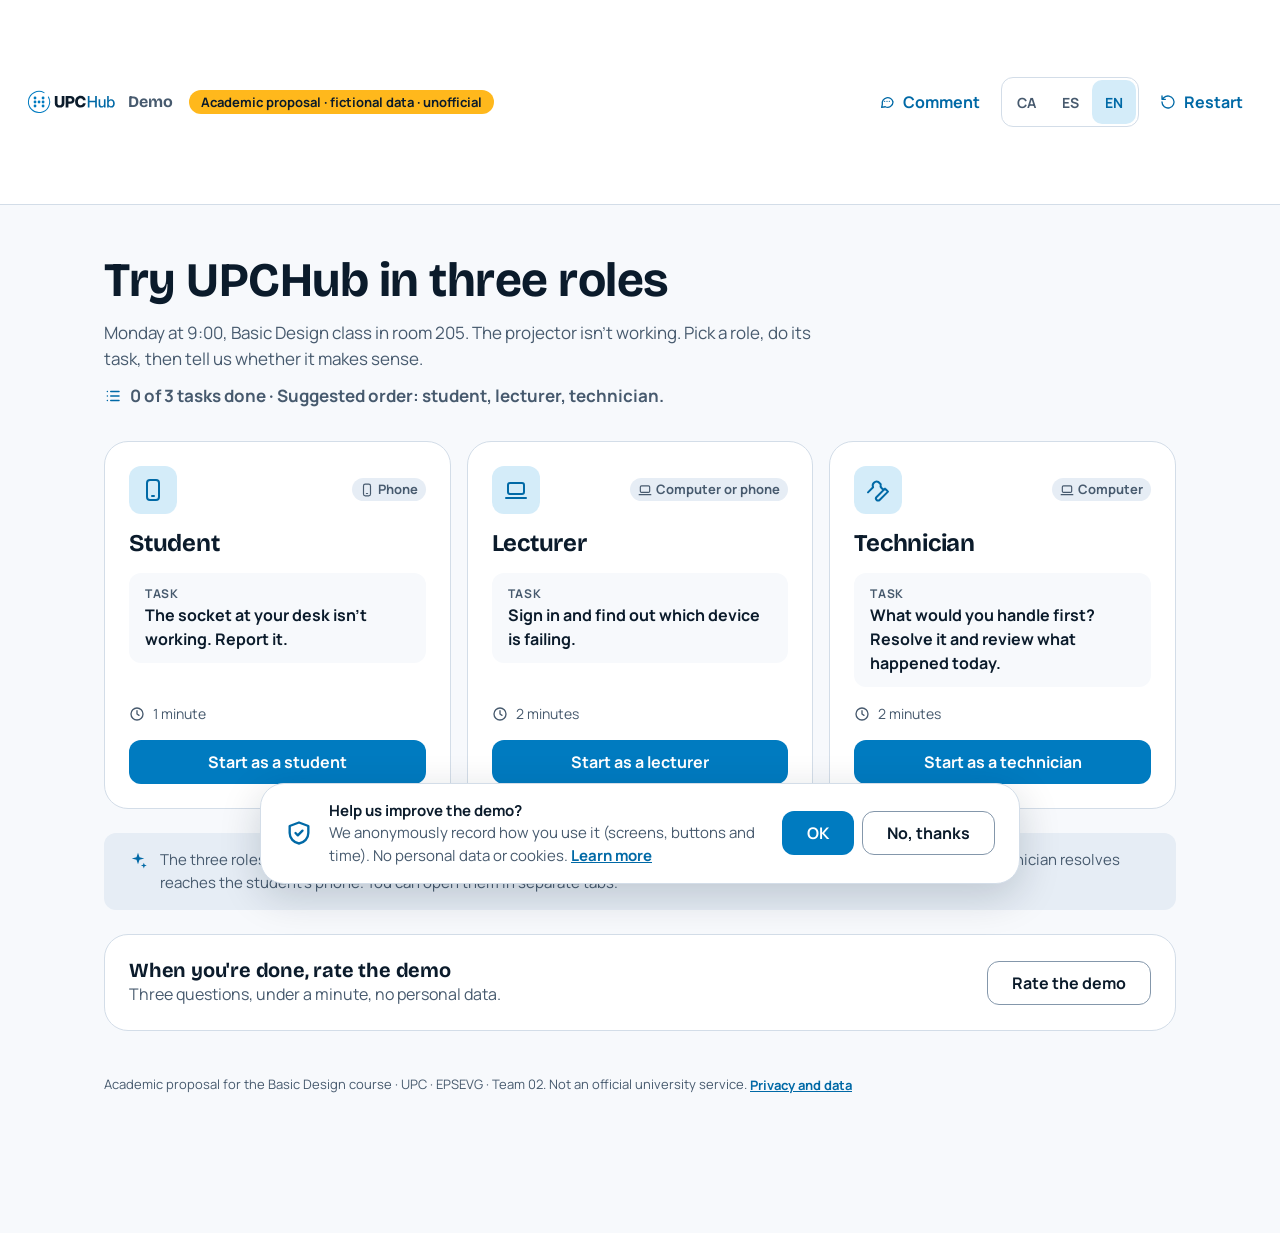
<file: demo/index.html>
<!doctype html>
<html lang="ca">
<head>
<meta charset="utf-8">
<meta name="viewport" content="width=device-width,initial-scale=1,viewport-fit=cover">
<title>Demo interactiva · UPCHub</title>
<meta name="description" content="Prova la interfície d'UPCHub com a alumne, professor o tècnic. Proposta acadèmica amb dades fictícies.">
<meta name="robots" content="noindex">
<meta name="theme-color" content="#007bc0">
<link rel="icon" href="../assets/upchub-anillo-H-color.svg" type="image/svg+xml">
<link rel="preconnect" href="https://fonts.googleapis.com">
<link rel="preconnect" href="https://fonts.gstatic.com" crossorigin>
<link rel="stylesheet" href="https://fonts.googleapis.com/css2?family=Bricolage+Grotesque:opsz,wght@12..96,600;12..96,700&family=Manrope:wght@400;500;700&display=swap">
<link rel="stylesheet" href="demo.css?v=66">
</head>
<body>
<a class="skip" href="#main">Salta al contingut</a>

<header class="band">
  <a class="home" href="#" aria-label="Demo UPCHub — tria de rol">
    <img class="logo l" src="../assets/upchub-anillo-H-horizontal-claro.svg" alt="UPCHub">
    <img class="logo d" src="../assets/upchub-anillo-H-horizontal-oscuro.svg" alt="UPCHub">
    <span class="tag">Demo</span>
  </a>
  <span class="flag">Proposta acadèmica · dades fictícies · no oficial</span>
  <div class="tools">
    <button type="button" class="btn ghost fb-open" id="fb-open" aria-label="Enviar un comentari"><svg aria-hidden="true"><use href="icons.svg#i-chat"/></svg><span class="lbl">Comentari</span></button>
    <div class="lang" role="group" aria-label="Idioma">
      <button type="button" data-lang="ca" aria-pressed="true">CA</button>
      <button type="button" data-lang="es" aria-pressed="false">ES</button>
      <button type="button" data-lang="en" aria-pressed="false">EN</button>
    </div>
    <button type="button" class="btn ghost reset" id="reset" aria-label="Reiniciar la demo"><svg aria-hidden="true"><use href="icons.svg#i-reset"/></svg><span class="lbl">Reiniciar</span></button>
  </div>
</header>

<main id="main">

<!-- ================= Inici: tria de rol ================= -->
<section class="view" data-view="home" aria-labelledby="t-home">
  <div class="wrap">
    <div class="intro">
      <h1 id="t-home" tabindex="-1">Prova UPCHub en tres papers</h1>
      <p>Dilluns a les 9:00, classe de Disseny Bàsic a l'aula 205. El projector no funciona. Tria un rol, fes la seva tasca i després digues-nos si s'entén.</p>
      <p class="prog" id="h-prog" data-dyn></p>
    </div>
    <ul class="roles">
      <li class="role">
        <div class="top"><span class="ico"><svg aria-hidden="true"><use href="icons.svg#i-phone"/></svg></span><span class="chip"><svg aria-hidden="true"><use href="icons.svg#i-phone"/></svg>Mòbil</span></div>
        <h2>Alumne</h2>
        <div class="task"><small>Tasca</small><p>L'endoll de la teva taula no funciona. Avisa-ho.</p></div>
        <p class="done" data-dyn data-done="alumne" hidden></p>
        <p class="est"><svg aria-hidden="true"><use href="icons.svg#i-clock"/></svg>1 minut</p>
        <a class="btn pri block" href="#alumne">Començar com a alumne</a>
      </li>
      <li class="role">
        <div class="top"><span class="ico"><svg aria-hidden="true"><use href="icons.svg#i-laptop"/></svg></span><span class="chip"><svg aria-hidden="true"><use href="icons.svg#i-laptop"/></svg>Ordinador o mòbil</span></div>
        <h2>Professor</h2>
        <div class="task"><small>Tasca</small><p>Inicia la sessió i esbrina quin equip falla.</p></div>
        <p class="done" data-dyn data-done="professor" hidden></p>
        <p class="est"><svg aria-hidden="true"><use href="icons.svg#i-clock"/></svg>2 minuts</p>
        <a class="btn pri block" href="#professor">Començar com a professor</a>
      </li>
      <li class="role">
        <div class="top"><span class="ico"><svg aria-hidden="true"><use href="icons.svg#i-wrench"/></svg></span><span class="chip"><svg aria-hidden="true"><use href="icons.svg#i-laptop"/></svg>Ordinador</span></div>
        <h2>Tècnic</h2>
        <div class="task"><small>Tasca</small><p>Què atendries primer? Resol-ho i revisa què ha passat avui.</p></div>
        <p class="done" data-dyn data-done="tecnic" hidden></p>
        <p class="est"><svg aria-hidden="true"><use href="icons.svg#i-clock"/></svg>2 minuts</p>
        <a class="btn pri block" href="#tecnic">Començar com a tècnic</a>
      </li>
    </ul>
    <p class="note"><svg aria-hidden="true"><use href="icons.svg#i-spark"/></svg><span>Els tres rols comparteixen les dades: el que avisa l'alumne o el professor apareix a la cua del tècnic, i el que resol el tècnic arriba al mòbil de l'alumne. Pots obrir-los en pestanyes diferents.</span></p>
    <div class="end">
      <div><h2>Quan acabis, valora la demo</h2><p>Tres preguntes, menys d'un minut i sense dades personals.</p></div>
      <a class="btn sec" href="#enquesta">Valorar la demo</a>
    </div>
    <p class="foot">Proposta acadèmica de l'assignatura Disseny Bàsic · UPC · EPSEVG · Equip 02. No és un servei oficial de la universitat. <a href="#dades">Privacitat i dades</a></p>
  </div>
</section>

<!-- ================= Alumne (mòbil) ================= -->
<section class="view" data-view="alumne" data-role="alumne" aria-labelledby="t-alumne" hidden>
  <div class="rolev is-phone">
    <aside class="tpanel">
      <a class="btn ghost back" href="#"><svg aria-hidden="true"><use href="icons.svg#i-left"/></svg>Tots els rols</a>
      <h1 id="t-alumne" tabindex="-1">L'endoll de la teva taula no funciona. Avisa-ho.</h1>
      <p class="count" id="a-count" data-dyn aria-live="polite"></p>
      <button type="button" class="btn ghost hintb" data-hint="a" aria-expanded="false" aria-controls="a-hint"><svg aria-hidden="true"><use href="icons.svg#i-spark"/></svg>Necessito una pista</button>
      <p class="hintbox" id="a-hint" data-dyn aria-live="polite" hidden></p>
      <div class="result" id="a-result" data-dyn hidden></div>
    </aside>
    <div class="stage">
      <div class="phone" role="region" aria-label="Mòbil simulat">
        <div class="sbar" aria-hidden="true"><span class="clock" data-dyn></span><span class="ic"><svg><use href="icons.svg#i-wind"/></svg><span class="bat"></span></span></div>
        <div class="screens">

          <!-- Notificació push dins del mòbil -->
          <button type="button" class="push" id="a-push" data-dyn hidden></button>

          <!-- A2 · Inici -->
          <div class="scr tab" id="a2">
            <div class="appbar">
              <button type="button" class="ic-btn" data-menu aria-label="Obrir el menú"><svg aria-hidden="true"><use href="icons.svg#i-menu"/></svg></button>
              <span class="ttl">Inici</span>
              <button type="button" class="ic-btn bell" id="a-bell" data-tab="a6" aria-label="Notificacions"><svg aria-hidden="true"><use href="icons.svg#i-bell"/></svg><b class="bdg" id="a-bdg" data-dyn hidden></b></button>
            </div>
            <div class="sbody">
              <h2 class="sr" tabindex="-1">Inici</h2>
              <button type="button" class="hero-cta" data-go="a3">
                <span class="hc-i"><svg aria-hidden="true"><use href="icons.svg#i-alert"/></svg></span>
                <span class="hc-t"><b>Alguna cosa no funciona a l'aula?</b><span>Avisa-ho en 3 tocs</span></span>
                <svg class="chev" aria-hidden="true"><use href="icons.svg#i-right"/></svg>
              </button>
              <div class="now-card" id="a-now" data-dyn></div>
              <div class="sec-row"><h3>Els teus avisos</h3><button type="button" class="btn pri sm" data-tab="a6">Veure tots</button></div>
              <ul class="home-notes" id="a-home-notes" data-dyn></ul>
              <div class="sec-row"><h3>Les meves incidències</h3></div>
              <ul class="mine" id="a-mine" data-dyn></ul>
            </div>
          </div>

          <!-- A5 · Calendari -->
          <div class="scr tab" id="a5" data-pos="next">
            <div class="appbar">
              <button type="button" class="ic-btn" data-menu aria-label="Obrir el menú"><svg aria-hidden="true"><use href="icons.svg#i-menu"/></svg></button>
              <span class="ttl">Calendari</span>
            </div>
            <div class="sbody">
              <h2 tabindex="-1" class="day-h">Avui, dilluns <i aria-hidden="true"></i></h2>
              <ol class="cal" id="a-sched" data-dyn></ol>
            </div>
          </div>

          <!-- A8 · Notes -->
          <div class="scr tab" id="a8" data-pos="next">
            <div class="appbar">
              <button type="button" class="ic-btn" data-menu aria-label="Obrir el menú"><svg aria-hidden="true"><use href="icons.svg#i-menu"/></svg></button>
              <span class="ttl">Notes</span>
            </div>
            <div class="sbody">
              <h2 tabindex="-1" class="grade-h">Grau en Enginyeria de Disseny Industrial</h2>
              <p class="term">2026-1</p>
              <ul class="subjects" id="a-subjects" data-dyn></ul>
            </div>
          </div>

          <!-- A9 · Biblioteca -->
          <div class="scr tab" id="a9" data-pos="next">
            <div class="appbar">
              <button type="button" class="ic-btn" data-menu aria-label="Obrir el menú"><svg aria-hidden="true"><use href="icons.svg#i-menu"/></svg></button>
              <span class="ttl">Biblioteca</span>
            </div>
            <div class="sbody">
              <h2 tabindex="-1">Biblioteca del campus</h2>
              <div class="lib" id="a-lib" data-dyn></div>
            </div>
          </div>

          <!-- A1 · Carnet -->
          <div class="scr tab" id="a1" data-pos="next">
            <div class="appbar">
              <button type="button" class="ic-btn" data-menu aria-label="Obrir el menú"><svg aria-hidden="true"><use href="icons.svg#i-menu"/></svg></button>
              <span class="ttl">Carnet</span>
            </div>
            <div class="sbody">
              <h2 class="sr" tabindex="-1">Carnet universitari</h2>
              <div class="idcard" role="img" aria-label="Carnet universitari d'exemple: Estudiant de prova, EPSEVG. No és vàlid.">
                <div class="idc-top">
                  <span class="idc-org"><b>UPC · EPSEVG</b><span>Carnet universitari</span></span>
                  <span class="idc-ph" aria-hidden="true"><svg><use href="icons.svg#i-user"/></svg></span>
                </div>
                <div class="idc-mid"><b>ESTUDIANT DE PROVA</b><span>ESTUDIANT</span><span>Escola Politècnica Superior d'Enginyeria de Vilanova i la Geltrú</span></div>
                <div class="idc-bar"><span class="bars" aria-hidden="true"></span><span class="num">EXEMPLE · NO VÀLID</span></div>
              </div>
              <div class="nfcbox" id="a-nfcbox" data-dyn></div>
            </div>
          </div>

          <!-- A6 · Els teus avisos (notificacions) -->
          <div class="scr" id="a6" data-pos="next">
            <div class="appbar">
              <button type="button" class="ic-btn" data-back="a2" aria-label="Tornar"><svg aria-hidden="true"><use href="icons.svg#i-left"/></svg></button>
              <span class="ttl">Els teus avisos</span>
              <button type="button" class="btn ghost on-blue" id="a-readall">Llegits</button>
            </div>
            <div class="sbody">
              <h2 class="sr" tabindex="-1">Els teus avisos</h2>
              <ul class="notes" id="a-notes" data-dyn></ul>
            </div>
          </div>

          <!-- A3 · formulari -->
          <div class="scr" id="a3" data-pos="next">
            <div class="appbar">
              <button type="button" class="ic-btn" data-back="a2" aria-label="Tornar"><svg aria-hidden="true"><use href="icons.svg#i-left"/></svg></button>
              <span class="ttl">Incidència a l'aula</span>
            </div>
            <form class="fwrap" id="a-form" novalidate>
              <div class="sbody">
                <h2 tabindex="-1">Què passa?</h2>
                <div>
                  <label class="lbl-f" for="a-aula">Aula</label>
                  <div class="sel">
                    <select id="a-aula">
                      <option value="114">Aula 114</option>
                      <option value="205">Aula 205</option>
                      <option value="206">Aula 206</option>
                      <option value="302">Aula 302</option>
                    </select>
                    <svg aria-hidden="true"><use href="icons.svg#i-down"/></svg>
                  </div>
                </div>
                <fieldset aria-describedby="a-err a-av">
                  <legend>Què no funciona?</legend>
                  <div class="types">
                    <div class="type"><input type="radio" name="a-type" id="at-plug" value="plug"><label for="at-plug"><svg aria-hidden="true"><use href="icons.svg#i-plug"/></svg>Endoll</label></div>
                    <div class="type"><input type="radio" name="a-type" id="at-light" value="light"><label for="at-light"><svg aria-hidden="true"><use href="icons.svg#i-bulb"/></svg>Llum</label></div>
                    <div class="type"><input type="radio" name="a-type" id="at-furn" value="furn"><label for="at-furn"><svg aria-hidden="true"><use href="icons.svg#i-chair"/></svg>Mobiliari</label></div>
                    <div class="type"><input type="radio" name="a-type" id="at-other" value="other"><label for="at-other"><svg aria-hidden="true"><use href="icons.svg#i-more"/></svg>Altres</label></div>
                  </div>
                  <p class="err" id="a-err" hidden><svg aria-hidden="true"><use href="icons.svg#i-alert"/></svg>Tria què no funciona.</p>
                  <p class="help" id="a-av">Projector, so, ordinador o clima? Els gestiona el professor.</p>
                </fieldset>

                <fieldset class="detail" data-for="light" hidden>
                  <legend>Com és?</legend>
                  <div class="seg">
                    <input type="radio" name="a-light" id="al-off" value="off"><label for="al-off">No s'encén</label>
                    <input type="radio" name="a-light" id="al-flick" value="flick"><label for="al-flick">Parpelleja</label>
                  </div>
                </fieldset>
                <fieldset class="detail" data-for="furn" hidden>
                  <legend>Què està malmès?</legend>
                  <div class="seg">
                    <input type="radio" name="a-furn" id="af-chair" value="chair"><label for="af-chair">Cadira</label>
                    <input type="radio" name="a-furn" id="af-desk" value="desk"><label for="af-desk">Taula</label>
                    <input type="radio" name="a-furn" id="af-blind" value="blind"><label for="af-blind">Persiana</label>
                  </div>
                </fieldset>
                <div class="detail" data-for="other" hidden>
                  <label class="lbl-f" for="a-txt">Explica-ho breument</label>
                  <input type="text" class="txt" id="a-txt" maxlength="80" autocomplete="off" aria-describedby="a-err2">
                  <p class="err" id="a-err2" hidden><svg aria-hidden="true"><use href="icons.svg#i-alert"/></svg>Escriu què passa.</p>
                </div>

                <div>
                  <button type="button" class="photo-add" id="a-photo-add"><svg aria-hidden="true"><use href="icons.svg#i-photo"/></svg><span>Afegir foto <small>(opcional, simulada)</small></span></button>
                  <div class="photo" id="a-photo" hidden>
                    <span class="th" role="img" aria-label="Foto simulada de l'avís"></span>
                    <span class="t"><b>Foto afegida</b><span>Simulada</span></span>
                    <button type="button" class="ic-btn" id="a-photo-del" aria-label="Treure la foto"><svg aria-hidden="true"><use href="icons.svg#i-x"/></svg></button>
                  </div>
                </div>
              </div>
              <div class="sfoot"><button type="submit" class="btn pri block" id="a-send"><span class="spin" aria-hidden="true" hidden></span><svg class="idle" aria-hidden="true"><use href="icons.svg#i-send"/></svg><span class="idle">Enviar avís</span><span class="busy" hidden>Enviant…</span></button></div>
            </form>
          </div>

          <!-- A4 · rebuda -->
          <div class="scr" id="a4" data-pos="next">
            <div class="sbody">
              <span class="okmark" aria-hidden="true"><svg><use href="icons.svg#i-check"/></svg></span>
              <h2 tabindex="-1">Rebuda</h2>
              <div id="a-sum" data-dyn></div>
            </div>
            <div class="sfoot"><button type="button" class="btn sec block" data-go="a2">Tornar a l'inici</button></div>
          </div>

          <!-- A7 · detall d'una incidència -->
          <div class="scr" id="a7" data-pos="next">
            <div class="appbar">
              <button type="button" class="ic-btn" data-back="a2" aria-label="Tornar"><svg aria-hidden="true"><use href="icons.svg#i-left"/></svg></button>
              <span class="ttl">La meva incidència</span>
            </div>
            <div class="sbody" id="a-det" data-dyn></div>
          </div>

          <nav class="tabbar" id="a-tabbar" aria-label="App del campus">
            <button type="button" data-tab="a2"><svg aria-hidden="true"><use href="icons.svg#i-home"/></svg><span>Inici</span></button>
            <button type="button" data-tab="a5"><svg aria-hidden="true"><use href="icons.svg#i-cal"/></svg><span>Calendari</span></button>
            <button type="button" data-tab="a8"><svg aria-hidden="true"><use href="icons.svg#i-list"/></svg><span>Notes</span></button>
            <button type="button" data-tab="a9"><svg aria-hidden="true"><use href="icons.svg#i-book"/></svg><span>Biblioteca</span></button>
            <button type="button" data-tab="a1"><svg aria-hidden="true"><use href="icons.svg#i-idcard"/></svg><span>Carnet</span></button>
          </nav>

          <!-- Menú lateral -->
          <div class="drawer-bg" id="a-drawer-bg" hidden></div>
          <nav class="drawer" id="a-drawer" aria-label="Menú" hidden>
            <div class="dr-prof">
              <span class="dr-av" aria-hidden="true"><svg><use href="icons.svg#i-user"/></svg></span>
              <div><b>Estudiant de prova</b><span>EPSEVG · Disseny Industrial</span></div>
              <button type="button" class="ic-btn" id="a-drawer-x" aria-label="Tancar el menú"><svg aria-hidden="true"><use href="icons.svg#i-x"/></svg></button>
            </div>
            <ul>
              <li><button type="button" data-dr="a2"><svg aria-hidden="true"><use href="icons.svg#i-home"/></svg>Inici</button></li>
              <li><button type="button" data-dr="a3"><svg aria-hidden="true"><use href="icons.svg#i-alert"/></svg>Incidència a l'aula<span class="new">UPCHub</span></button></li>
              <li><button type="button" data-dr="a6"><svg aria-hidden="true"><use href="icons.svg#i-bell"/></svg>Els teus avisos</button></li>
              <li><button type="button" data-dr="a5"><svg aria-hidden="true"><use href="icons.svg#i-cal"/></svg>Calendari</button></li>
              <li><button type="button" data-dr="a8"><svg aria-hidden="true"><use href="icons.svg#i-list"/></svg>Notes</button></li>
              <li><button type="button" data-dr="a9"><svg aria-hidden="true"><use href="icons.svg#i-book"/></svg>Biblioteca</button></li>
              <li><button type="button" data-dr="a1"><svg aria-hidden="true"><use href="icons.svg#i-idcard"/></svg>Carnet</button></li>
              <li><button type="button" data-dr="about"><svg aria-hidden="true"><use href="icons.svg#i-shield"/></svg>Sobre l'app</button></li>
            </ul>
          </nav>
        </div>
        <span class="homebar" aria-hidden="true"></span>
      </div>
    </div>
  </div>
</section>

<!-- ================= Professor (ordinador o mòbil) ================= -->
<section class="view" data-view="professor" data-role="professor" aria-labelledby="t-professor" hidden>
  <div class="rolev" id="b-rolev" data-dev="desk">
    <aside class="tpanel">
      <a class="btn ghost back" href="#"><svg aria-hidden="true"><use href="icons.svg#i-left"/></svg>Tots els rols</a>
      <h1 id="t-professor" tabindex="-1">Inicia la sessió i esbrina quin equip falla</h1>
      <p class="hint">Arribes a l'aula 205 per fer classe. Pots fer servir la pantalla de l'aula o el teu mòbil: tots dos mostren el mateix tauler.</p>
      <div class="devsw" role="group" aria-label="Veure com a">
        <button type="button" data-dev="desk" aria-pressed="true"><svg aria-hidden="true"><use href="icons.svg#i-laptop"/></svg>Pantalla de l'aula</button>
        <button type="button" data-dev="mobile" aria-pressed="false"><svg aria-hidden="true"><use href="icons.svg#i-phone"/></svg>Mòbil del professor</button>
      </div>
      <p class="count" id="b-count" data-dyn aria-live="polite"></p>
      <button type="button" class="btn ghost hintb" data-hint="b" aria-expanded="false" aria-controls="b-hint"><svg aria-hidden="true"><use href="icons.svg#i-spark"/></svg>Necessito una pista</button>
      <p class="hintbox" id="b-hint" data-dyn aria-live="polite" hidden></p>
      <div class="result" id="b-result" data-dyn hidden></div>
    </aside>
    <div class="stage">
      <div class="monitor" role="region" aria-label="Tauler de l'aula simulat">
        <div class="sbar mon-only" aria-hidden="true"><span class="clock" data-dyn></span><span class="ic"><svg><use href="icons.svg#i-wind"/></svg><span class="bat"></span></span></div>

        <!-- B1 · accés -->
        <div class="scr on" id="b1">
          <div class="login">
            <img class="login-logo" src="../assets/upchub-anillo-H-horizontal-oscuro.svg" alt="UPCHub">
            <h2 class="room" tabindex="-1">Aula 205</h2>
            <p class="meta">Disseny Bàsic · dilluns 9:00–11:00</p>
            <div class="wcard mini" role="img" aria-label="Carnet de professor d'exemple a la cartera del mòbil">
              <span class="r1"><span class="org">UPC · EPSEVG</span><span class="demo">Exemple</span></span>
              <span class="who"><b>Professor/a de prova</b>Carnet de PDI</span>
            </div>
            <div class="reader" id="b-reader" aria-hidden="true">
              <span class="ring"></span><span class="ring"></span>
              <span class="pad"><svg><use href="icons.svg#i-nfc"/></svg></span>
            </div>
            <p class="lead"><span class="only-desk">Toca el lector amb el carnet del mòbil</span><span class="only-mob">Apropa el mòbil al lector de la porta</span></p>
            <button type="button" class="btn light" id="b-nfc"><svg aria-hidden="true"><use href="icons.svg#i-nfc"/></svg>Simular toc NFC</button>
            <p class="small">A l'aula real n'hi ha prou d'apropar el mòbil al lector, sense contrasenyes.</p>
          </div>
        </div>

        <!-- B2 · sessió a punt -->
        <div class="scr" id="b2">
          <div class="ibody center">
            <span class="okmark" aria-hidden="true"><svg><use href="icons.svg#i-check"/></svg></span>
            <h2 tabindex="-1">Sessió a punt</h2>
            <p class="sub">Hola, Professor/a de prova. L'aula s'ha preparat sola.</p>
            <ul class="bootlist" id="b-boot" data-dyn></ul>
            <button type="button" class="btn pri" data-go="b3">Obrir el tauler de l'aula</button>
          </div>
        </div>

        <!-- B3 · tauler -->
        <div class="scr" id="b3">
          <div class="dhead">
            <div class="dt">
              <img src="../assets/upchub-anillo-H-color.svg" alt="" width="32" height="32">
              <div><h2 tabindex="-1" id="b-room-h" data-dyn>Aula 205</h2><span>Disseny Bàsic · 9:00–11:00 · 24 alumnes</span></div>
            </div>
            <div class="who"><span class="avatar" aria-hidden="true">P</span><span class="nm">Professor/a de prova</span><button type="button" class="btn ghost" id="b-logout">Tancar sessió</button></div>
          </div>
          <div class="ibody">
            <div class="moved" id="b-moved" data-dyn hidden></div>
            <p class="summary" id="b-summary" data-dyn aria-live="polite"></p>
            <div class="dgrid">
              <section class="panel" aria-labelledby="h-eq">
                <h3 id="h-eq">Equips <span class="small">· toca'n un per veure'l</span></h3>
                <ul class="eqs" id="b-eqs" data-dyn></ul>
              </section>
              <section class="panel" aria-labelledby="h-env">
                <h3 id="h-env">Clima de l'aula</h3>
                <div class="envs" id="b-env" data-dyn></div>
                <button type="button" class="btn sec env-btn" id="b-clima"><svg aria-hidden="true"><use href="icons.svg#i-temp"/></svg>Ajustar la climatització</button>
              </section>
              <section class="panel" aria-labelledby="h-rep">
                <h3 id="h-rep">Avisos de l'alumnat</h3>
                <ul class="reps" id="b-reps" data-dyn></ul>
              </section>
            </div>
            <p class="small">Dades d'exemple.</p>
          </div>
          <div class="dfoot">
            <button type="button" class="btn sec" data-go="b8"><svg aria-hidden="true"><use href="icons.svg#i-move"/></svg>Canviar d'aula</button>
            <button type="button" class="btn pri" id="b-help"><svg aria-hidden="true"><use href="icons.svg#i-spark"/></svg>Tinc un problema</button>
          </div>
        </div>

        <!-- B4 · ajuda de la IA -->
        <div class="scr" id="b4">
          <div class="dhead">
            <button type="button" class="ic-btn" data-back="b3" aria-label="Tornar al tauler"><svg aria-hidden="true"><use href="icons.svg#i-left"/></svg></button>
            <span class="ai"><svg aria-hidden="true"><use href="icons.svg#i-spark"/></svg>Assistent · IA local del campus</span>
          </div>
          <div class="ibody">
            <h2 tabindex="-1" id="b-ai-h">Provem-ho junts</h2>
            <div id="b-chat" data-dyn></div>
          </div>
        </div>

        <!-- B5 · fitxa per al tècnic -->
        <div class="scr" id="b5">
          <div class="dhead">
            <button type="button" class="ic-btn" data-back="b4" aria-label="Tornar a l'assistent"><svg aria-hidden="true"><use href="icons.svg#i-left"/></svg></button>
            <span class="ai"><svg aria-hidden="true"><use href="icons.svg#i-spark"/></svg>Assistent · IA local del campus</span>
          </div>
          <div class="ibody">
            <h2 tabindex="-1">Avisem el tècnic</h2>
            <p class="sub">L'assistent ha omplert la fitxa amb el que ja sap de l'aula. Revisa-la i envia-la.</p>
            <div class="card" id="b-ficha" data-dyn></div>
            <div class="acts">
              <button type="button" class="btn pri" id="b-send"><span class="spin" aria-hidden="true" hidden></span><svg class="idle" aria-hidden="true"><use href="icons.svg#i-send"/></svg><span class="idle">Avisar el tècnic</span><span class="busy" hidden>Enviant…</span></button>
              <button type="button" class="btn ghost" data-back="b3">Cancel·lar</button>
            </div>
          </div>
        </div>

        <!-- B6 · avís enviat -->
        <div class="scr" id="b6">
          <div class="ibody center">
            <span class="okmark" aria-hidden="true"><svg><use href="icons.svg#i-check"/></svg></span>
            <h2 tabindex="-1">Avís enviat</h2>
            <p class="sub" id="b-sent" data-dyn></p>
            <div class="narrow" id="b-track" data-dyn></div>
            <div class="acts"><button type="button" class="btn sec" data-back="b3">Tornar al tauler</button><button type="button" class="btn ghost" data-go="b8">Canviar d'aula</button></div>
          </div>
        </div>

        <!-- B7 · resolt amb la IA -->
        <div class="scr" id="b7">
          <div class="ibody center">
            <span class="okmark" aria-hidden="true"><svg><use href="icons.svg#i-check"/></svg></span>
            <h2 tabindex="-1">Perfecte, ja funciona</h2>
            <p class="sub">Queda anotat a l'historial de l'aula perquè el servei tècnic en tingui constància.</p>
            <button type="button" class="btn sec" data-back="b3">Tornar al tauler</button>
          </div>
        </div>

        <!-- B8 · canvi d'aula: tria -->
        <div class="scr" id="b8">
          <div class="dhead">
            <button type="button" class="ic-btn" data-back="b3" aria-label="Tornar al tauler"><svg aria-hidden="true"><use href="icons.svg#i-left"/></svg></button>
            <span class="ai"><svg aria-hidden="true"><use href="icons.svg#i-move"/></svg>Canvi d'aula</span>
          </div>
          <div class="ibody">
            <h2 tabindex="-1">On vols continuar la classe?</h2>
            <p class="sub">Aules de la planta i properes, segons l'horari real. Necessites lloc per a 24 alumnes fins a les 11:00.</p>
            <fieldset><legend class="sr">Aules disponibles</legend><div class="rooms" id="b-rooms" data-dyn></div></fieldset>
            <p class="err" id="b-room-err" hidden><svg aria-hidden="true"><use href="icons.svg#i-alert"/></svg>Tria una aula per continuar.</p>
            <div class="acts"><button type="button" class="btn pri" id="b-room-next">Continuar</button><button type="button" class="btn ghost" data-back="b3">Cancel·lar</button></div>
          </div>
        </div>

        <!-- B9 · canvi d'aula: confirmació -->
        <div class="scr" id="b9">
          <div class="dhead">
            <button type="button" class="ic-btn" data-back="b8" aria-label="Tornar a la tria d'aula"><svg aria-hidden="true"><use href="icons.svg#i-left"/></svg></button>
            <span class="ai"><svg aria-hidden="true"><use href="icons.svg#i-move"/></svg>Canvi d'aula</span>
          </div>
          <div class="ibody">
            <h2 tabindex="-1">Revisa l'avís per a l'alumnat</h2>
            <p class="sub">Arribarà com a notificació a l'app del campus de les 24 persones matriculades. El servei tècnic també ho veurà.</p>
            <div class="pushprev" id="b-pushprev" data-dyn></div>
            <div class="acts">
              <button type="button" class="btn pri" id="b-move-send"><span class="spin" aria-hidden="true" hidden></span><svg class="idle" aria-hidden="true"><use href="icons.svg#i-send"/></svg><span class="idle">Enviar la notificació</span><span class="busy" hidden>Enviant…</span></button>
              <button type="button" class="btn ghost" data-back="b3">Cancel·lar</button>
            </div>
          </div>
        </div>

        <!-- B10 · canvi fet -->
        <div class="scr" id="b10">
          <div class="ibody center">
            <span class="okmark" aria-hidden="true"><svg><use href="icons.svg#i-check"/></svg></span>
            <h2 tabindex="-1">Alumnat avisat</h2>
            <p class="sub" id="b-moved-msg" data-dyn></p>
            <p class="small">Obre el rol d'alumne en una altra pestanya per veure com arriba la notificació.</p>
            <button type="button" class="btn sec" data-back="b3">Tornar al tauler</button>
          </div>
        </div>

        <!-- Full lateral: detall d'equip i climatització -->
        <div class="sheet-bg" id="b-sheet-bg" hidden></div>
        <div class="sheet" id="b-sheet" role="dialog" aria-modal="true" aria-labelledby="b-sheet-h" hidden>
          <div class="sheet-h"><h3 id="b-sheet-h" tabindex="-1" data-dyn></h3><button type="button" class="ic-btn" id="b-sheet-x" aria-label="Tancar"><svg aria-hidden="true"><use href="icons.svg#i-x"/></svg></button></div>
          <div class="sheet-b" id="b-sheet-b" data-dyn></div>
        </div>
      </div>
    </div>
  </div>
</section>

<!-- ================= Tècnic (ordinador) ================= -->
<section class="view" data-view="tecnic" data-role="tecnic" aria-labelledby="t-tecnic" hidden>
  <div class="rolev">
    <aside class="tpanel">
      <a class="btn ghost back" href="#"><svg aria-hidden="true"><use href="icons.svg#i-left"/></svg>Tots els rols</a>
      <h1 id="t-tecnic" tabindex="-1">Què atendries primer?</h1>
      <p class="hint">Treballes al servei tècnic del campus. Obre l'avís que atendries primer i deixa'l resolt. Després mira a l'historial què ha canviat avui.</p>
      <p class="count" id="c-count" data-dyn aria-live="polite"></p>
      <button type="button" class="btn ghost hintb" data-hint="c" aria-expanded="false" aria-controls="c-hint"><svg aria-hidden="true"><use href="icons.svg#i-spark"/></svg>Necessito una pista</button>
      <p class="hintbox" id="c-hint" data-dyn aria-live="polite" hidden></p>
      <div class="result" id="c-result" data-dyn hidden></div>
    </aside>
    <div class="stage">
      <div class="monitor console" role="region" aria-label="Consola del servei tècnic simulada">
        <div class="dhead">
          <div class="dt"><span class="avatar" aria-hidden="true"><svg><use href="icons.svg#i-wrench"/></svg></span><div><p class="ctitle">Servei tècnic</p><span>Campus EPSEVG · <span class="clock" data-dyn></span></span></div></div>
          <div class="ctabs" role="group" aria-label="Seccions">
            <button type="button" data-ctab="c1" aria-pressed="true"><svg aria-hidden="true"><use href="icons.svg#i-list"/></svg>Cua <b id="c-open" data-dyn></b></button>
            <button type="button" data-ctab="c4" aria-pressed="false"><svg aria-hidden="true"><use href="icons.svg#i-clock"/></svg>Historial del dia</button>
          </div>
        </div>

        <!-- C1 · cua -->
        <div class="scr on" id="c1">
          <div class="ibody">
            <div class="hrow"><h2 tabindex="-1">Cua d'incidències</h2><p class="small">Ordenada per prioritat: P = gravetat × urgència × impacte.</p></div>
            <div class="chips" role="group" aria-label="Filtrar la cua">
              <button type="button" data-qf="all" aria-pressed="true">Totes</button>
              <button type="button" data-qf="crit" aria-pressed="false">Urgents (P ≥ 6)</button>
              <button type="button" data-qf="new" aria-pressed="false">Noves</button>
              <button type="button" data-qf="mine" aria-pressed="false">En curs</button>
            </div>
            <ol class="queue" id="c-queue" data-dyn></ol>
            <details class="done-list">
              <summary>Resoltes avui</summary>
              <ul id="c-done" data-dyn></ul>
            </details>
          </div>
        </div>

        <!-- C2 · fitxa -->
        <div class="scr" id="c2">
          <div class="ibody">
            <button type="button" class="btn ghost back-in" data-back="c1"><svg aria-hidden="true"><use href="icons.svg#i-left"/></svg>Tornar a la cua</button>
            <div class="ftitle" id="c-title" data-dyn></div>
            <div class="card" id="c-ficha" data-dyn></div>
            <div class="acts" id="c-acts">
              <button type="button" class="btn sec" id="c-start"><svg aria-hidden="true"><use href="icons.svg#i-wrench"/></svg>Començar a atendre-la</button>
              <button type="button" class="btn pri" id="c-resolve"><svg aria-hidden="true"><use href="icons.svg#i-check"/></svg>Marcar com a resolta</button>
            </div>
            <fieldset class="card resbox" id="c-res" hidden>
              <legend>Què has fet?</legend>
              <div class="opts" id="c-res-opts" data-dyn></div>
              <div id="c-res-other" hidden><label class="lbl-f" for="c-res-txt">Què has fet?</label><input type="text" class="txt" id="c-res-txt" maxlength="80" autocomplete="off" aria-describedby="c-res-err"><p class="err" id="c-res-err" hidden><svg aria-hidden="true"><use href="icons.svg#i-alert"/></svg>Escriu què has fet.</p></div>
              <div class="acts"><button type="button" class="btn pri" id="c-confirm">Confirmar i tancar</button><button type="button" class="btn ghost" id="c-res-x">Cancel·lar</button></div>
            </fieldset>
          </div>
        </div>

        <!-- C3 · resolta -->
        <div class="scr" id="c3">
          <div class="ibody center">
            <span class="okmark" aria-hidden="true"><svg><use href="icons.svg#i-check"/></svg></span>
            <h2 tabindex="-1">Incidència resolta</h2>
            <p class="sub" id="c-done-msg" data-dyn></p>
            <div class="acts"><button type="button" class="btn sec" data-back="c1">Tornar a la cua</button><button type="button" class="btn ghost" data-go="c4">Veure l'historial del dia</button></div>
          </div>
        </div>

        <!-- C4 · historial del dia -->
        <div class="scr" id="c4">
          <div class="ibody">
            <div class="hrow"><h2 tabindex="-1">Historial d'avui</h2><p class="small">Tot el que ha passat i ha canviat a les aules des de les 7:30.</p></div>
            <div class="filters">
              <div class="sel"><label class="sr" for="c-lf-aula">Aula</label><select id="c-lf-aula"><option value="">Totes les aules</option><option value="114">Aula 114</option><option value="205">Aula 205</option><option value="206">Aula 206</option><option value="302">Aula 302</option></select><svg aria-hidden="true"><use href="icons.svg#i-down"/></svg></div>
              <div class="chips" role="group" aria-label="Filtrar per estat">
                <button type="button" data-lf="open" aria-pressed="false">Pendents</button>
                <button type="button" data-lf="done" aria-pressed="false">Resoltes</button>
                <button type="button" data-lf="all" aria-pressed="true">Tot</button>
              </div>
            </div>
            <ol class="daylog" id="c-log" data-dyn></ol>
          </div>
        </div>
      </div>
    </div>
  </div>
</section>

<!-- ================= Enquesta ================= -->
<section class="view" data-view="enquesta" aria-labelledby="t-enquesta" hidden>
  <div class="wrap survey">
    <a class="btn ghost back" href="#"><svg aria-hidden="true"><use href="icons.svg#i-left"/></svg>Tots els rols</a>
    <div class="intro">
      <h1 id="t-enquesta" tabindex="-1">Valora la demo</h1>
      <p>Tres preguntes que ens ajuden a saber si UPCHub s'entén. Menys d'un minut, i no et demanem el nom, el correu ni cap dada personal.</p>
    </div>

    <section class="panel tasks" aria-labelledby="h-tasks">
      <h2 id="h-tasks">Les teves tasques</h2>
      <ul class="tlist" id="s-tasks" data-dyn></ul>
    </section>

    <form id="s-form" class="sform" novalidate>
      <fieldset class="q" aria-describedby="s-e1">
        <legend><span class="qn">1</span>Has entès què fa UPCHub?</legend>
        <div class="seg">
          <input type="radio" name="s-und" id="su-yes" value="si"><label for="su-yes">Sí, del tot</label>
          <input type="radio" name="s-und" id="su-part" value="en-part"><label for="su-part">En part</label>
          <input type="radio" name="s-und" id="su-no" value="no"><label for="su-no">No gaire</label>
        </div>
        <p class="err" id="s-e1" hidden><svg aria-hidden="true"><use href="icons.svg#i-alert"/></svg>Tria una resposta.</p>
      </fieldset>

      <fieldset class="q" aria-describedby="s-scale s-e2">
        <legend><span class="qn">2</span>Com de clara t'ha semblat la interfície?</legend>
        <div class="seg scale">
          <input type="radio" name="s-cla" id="sc-1" value="1"><label for="sc-1">1</label>
          <input type="radio" name="s-cla" id="sc-2" value="2"><label for="sc-2">2</label>
          <input type="radio" name="s-cla" id="sc-3" value="3"><label for="sc-3">3</label>
          <input type="radio" name="s-cla" id="sc-4" value="4"><label for="sc-4">4</label>
          <input type="radio" name="s-cla" id="sc-5" value="5"><label for="sc-5">5</label>
        </div>
        <p class="ends" id="s-scale"><span>1 · Gens clara</span><span>5 · Molt clara</span></p>
        <p class="err" id="s-e2" hidden><svg aria-hidden="true"><use href="icons.svg#i-alert"/></svg>Tria una nota de l'1 al 5.</p>
      </fieldset>

      <div class="q">
        <label class="qlbl" for="s-open"><span class="qn">3</span>Què hi canviaries? <span class="help">(opcional)</span></label>
        <textarea id="s-open" rows="4" maxlength="500" aria-describedby="s-open-h"></textarea>
        <p class="help" id="s-open-h">No hi escriguis el teu nom ni cap altra dada personal.</p>
      </div>

      <div class="privacy">
        <h2>Què s'envia</h2>
        <p>Si prems «Enviar respostes», s'envien de manera anònima les tres respostes, el temps i els passos de cada tasca, l'idioma i si fas servir mòbil o ordinador. No fem servir galetes ni analítica de tercers.</p>
      </div>
      <p class="err" id="s-e3" role="alert" hidden><svg aria-hidden="true"><use href="icons.svg#i-alert"/></svg>No s'ha pogut enviar. Comprova la connexió i torna-ho a provar.</p>
      <div class="acts">
        <button type="submit" class="btn pri" id="s-send"><span class="spin" aria-hidden="true" hidden></span><svg class="idle" aria-hidden="true"><use href="icons.svg#i-send"/></svg><span class="idle">Enviar respostes</span><span class="busy" hidden>Enviant…</span></button>
        <button type="button" class="btn ghost" id="s-skip">Prefereixo no enviar-les</button>
      </div>
    </form>

    <div class="thanks" id="s-thanks" hidden>
      <span class="okmark" aria-hidden="true"><svg><use href="icons.svg#i-check"/></svg></span>
      <h2 tabindex="-1">Gràcies!</h2>
      <p id="s-thanks-msg" data-dyn></p>
      <div class="acts"><a class="btn sec" href="#">Tornar a l'inici</a><button type="button" class="btn ghost" id="s-again">Canviar les respostes</button></div>
    </div>
  </div>
</section>

<!-- ================= Privacitat i dades ================= -->
<section class="view" data-view="dades" aria-labelledby="t-dades" hidden>
  <div class="wrap survey">
    <a class="btn ghost back" href="#"><svg aria-hidden="true"><use href="icons.svg#i-left"/></svg>Tots els rols</a>
    <div class="intro">
      <h1 id="t-dades" tabindex="-1">Privacitat i dades</h1>
      <p>Per millorar la demo registrem com s'utilitza: quines pantalles s'obren, quins botons es premen i quant es triga a fer cada tasca. Ho fem de manera anònima i només si ho acceptes.</p>
    </div>
    <section class="panel">
      <h2>Què es registra</h2>
      <ul class="plist">
        <li>Un identificador aleatori de la sessió, que no et identifica.</li>
        <li>Les pantalles i els botons que fas servir, amb l'hora.</li>
        <li>El temps i els passos de cada tasca, l'idioma i si és mòbil o ordinador.</li>
        <li>Els comentaris i les respostes que decideixis enviar.</li>
      </ul>
      <p class="small">No es registra el que escrius als camps de text, excepte als comentaris i a l'enquesta quan els envies. No fem servir galetes ni analítica de tercers.</p>
    </section>
    <section class="panel">
      <h2>La teva elecció</h2>
      <p id="d-state" data-dyn></p>
      <div class="acts"><button type="button" class="btn pri" data-consent="yes">Acceptar el registre</button><button type="button" class="btn sec" data-consent="no">No vull que es registri</button></div>
    </section>
    <section class="panel">
      <h2>Dades en aquest navegador</h2>
      <p id="d-local" data-dyn></p>
      <div class="acts"><button type="button" class="btn sec" id="d-dl"><svg aria-hidden="true"><use href="icons.svg#i-download"/></svg>Descarregar (JSON)</button><button type="button" class="btn ghost" id="d-clear"><svg aria-hidden="true"><use href="icons.svg#i-trash"/></svg>Esborrar-les</button></div>
    </section>
  </div>
</section>

</main>

<!-- Avís de registre (no bloqueja la demo) -->
<div class="consent" id="consent" role="region" aria-labelledby="consent-h" hidden>
  <svg aria-hidden="true"><use href="icons.svg#i-shield"/></svg>
  <div class="ctext">
    <p id="consent-h"><b>Ens ajudes a millorar la demo?</b></p>
    <p>Registrem de manera anònima com la fas servir (pantalles, botons i temps). Sense dades personals ni galetes. <a href="#dades">Més informació</a></p>
  </div>
  <div class="acts"><button type="button" class="btn pri" data-consent="yes">D'acord</button><button type="button" class="btn sec" data-consent="no">No, gràcies</button></div>
</div>

<!-- Comentari ràpid des de qualsevol pantalla -->
<dialog class="fb" id="fb" aria-labelledby="fb-h">
  <form id="fb-form" novalidate>
    <div class="fb-head"><h2 id="fb-h">Envia'ns un comentari</h2><button type="button" class="ic-btn" id="fb-x" aria-label="Tancar"><svg aria-hidden="true"><use href="icons.svg#i-x"/></svg></button></div>
    <p class="small" id="fb-ctx" data-dyn></p>
    <fieldset>
      <legend class="lbl-f">De què es tracta?</legend>
      <div class="seg">
        <input type="radio" name="fb-k" id="fk-lost" value="perdut"><label for="fk-lost">M'he perdut</label>
        <input type="radio" name="fb-k" id="fk-text" value="text"><label for="fk-text">Un text confús</label>
        <input type="radio" name="fb-k" id="fk-bug" value="error"><label for="fk-bug">Alguna cosa no va</label>
        <input type="radio" name="fb-k" id="fk-idea" value="idea"><label for="fk-idea">Una idea</label>
      </div>
    </fieldset>
    <label class="lbl-f" for="fb-t">Explica-ho</label>
    <textarea id="fb-t" rows="4" maxlength="600" aria-describedby="fb-h2 fb-err"></textarea>
    <p class="help" id="fb-h2">No hi escriguis el teu nom ni cap altra dada personal.</p>
    <p class="err" id="fb-err" hidden><svg aria-hidden="true"><use href="icons.svg#i-alert"/></svg>Escriu alguna cosa abans d'enviar.</p>
    <div class="acts"><button type="submit" class="btn pri"><svg aria-hidden="true"><use href="icons.svg#i-send"/></svg>Enviar</button><button type="button" class="btn ghost" id="fb-cancel">Cancel·lar</button></div>
  </form>
</dialog>

<div class="toast" id="toast" role="status" aria-live="polite" data-dyn></div>

<script src="i18n-demo.js?v=66"></script>
<script src="demo.js?v=66"></script>
</body>
</html>
</file>
<file: assets/styles.css>
/* UPCHub · v0.4 — landing de venda, basada en els mockups */
:root{
  --surface-100:#f7f9fc; --surface-200:#e6edf5; --surface-0:#ffffff; --ink:#0b1b2b; --ink-muted:#475a6e;
  --brand:#007bc0; --on-brand:#ffffff; --brand-text:#0069a6; --brand-deep:#003b66; --brand-tint:#d4ecf9;
  --accent:#ffb81c; --on-accent:#0b1b2b; --focus-ring:#0069a6; --border:#8497ab;
  --ok:#1f9d55; --warn:#e8a317; --bad:#d64545;
  --c-crit:#b42b2b; --c-crit-soft:#fde4e4; --c-alt:#c98a00; --c-alt-soft:#fff1cc; --c-norm:#0069a6; --c-norm-soft:#d4ecf9; --c-low:#5b6b7c; --c-low-soft:#e6edf5;
  --c-alt-ink:#7a5200; /* text ambre sobre --c-alt-soft (4.5:1) */
  --on-level:#ffffff; --on-c-alt:#0b1b2b; /* text sobre els fons sòlids de prioritat */
  --font-display:"Bricolage Grotesque","Helvetica Neue",Arial,sans-serif;
  --font-sans:"Manrope","Helvetica Neue",Arial,sans-serif;
  --space-1:4px; --space-2:8px; --space-3:16px; --space-4:24px; --space-6:48px; --space-8:64px;
  --radius-sm:6px; --radius-md:12px; --radius-lg:24px;
  --logo-light:block; --logo-dark:none;
  --ink-fixed:#0b1b2b; /* text on surfaces that stay white in both themes (mockup cards, toast) */
  --stage-light:#eef2f7;
  --ease-out:cubic-bezier(.23,1,.32,1); --ease-in-out:cubic-bezier(.77,0,.175,1);
}
@media (prefers-color-scheme: dark){
  :root:not([data-theme="light"]){
    --surface-100:#071522; --surface-200:#0f2335; --surface-0:#0b1c2c; --ink:#eaf2f9; --ink-muted:#a3b6c8;
    --brand-text:#5bbcf5; --brand-deep:#0a4f82; --brand-tint:#123a57; --accent:#ffc94d;
    --focus-ring:#5bbcf5; --border:#5d7a94; --logo-light:none; --logo-dark:block;
    --c-crit:#ff7b7b; --c-crit-soft:#3a1a1f; --c-alt:#ffc94d; --c-alt-soft:#3a2e10; --c-norm:#5bbcf5; --c-norm-soft:#123a57; --c-low:#a3b6c8; --c-low-soft:#16293b;
    --c-alt-ink:#ffc94d; --on-level:#0b1b2b;
    --stage-light:#122a40; color-scheme:dark;
  }
}
:root[data-theme="dark"]{
  --surface-100:#071522; --surface-200:#0f2335; --surface-0:#0b1c2c; --ink:#eaf2f9; --ink-muted:#a3b6c8;
  --brand-text:#5bbcf5; --brand-deep:#0a4f82; --brand-tint:#123a57; --accent:#ffc94d;
  --focus-ring:#5bbcf5; --border:#5d7a94; --logo-light:none; --logo-dark:block;
  --c-crit:#ff7b7b; --c-crit-soft:#3a1a1f; --c-alt:#ffc94d; --c-alt-soft:#3a2e10; --c-norm:#5bbcf5; --c-norm-soft:#123a57; --c-low:#a3b6c8; --c-low-soft:#16293b;
  --c-alt-ink:#ffc94d; --on-level:#0b1b2b;
  --stage-light:#122a40; color-scheme:dark;
}
*{box-sizing:border-box}
html{scroll-behavior:smooth;scroll-padding-top:80px}
html{accent-color:var(--brand)}
::selection{background:var(--brand-tint);color:var(--ink)}
body{margin:0;background:var(--surface-100);color:var(--ink);font:400 16px/26px var(--font-sans);overflow-x:hidden}
img,svg{display:block;max-width:100%}
a{color:var(--brand-text)}
:focus-visible{outline:2px solid var(--focus-ring);outline-offset:2px}
button{font:inherit;cursor:pointer;color:inherit}
.wrap{max-width:1180px;margin:0 auto;padding-inline:var(--space-3)}
h1,h2,h3{font-family:var(--font-display);margin:0;text-wrap:balance}
p,li{text-wrap:pretty}
a,button,input,label{touch-action:manipulation}
picture{display:contents}
.display-xl{font-weight:700;font-size:clamp(44px,7.4vw,84px);line-height:.95;letter-spacing:-.025em}
.display-lg{font-weight:700;font-size:clamp(30px,4.6vw,46px);line-height:1.05;letter-spacing:-.015em}
.lead{font:500 19px/29px var(--font-sans)}
.sub{color:var(--ink-muted);margin:var(--space-2) 0 0}
.small{font-size:14px;line-height:22px;color:var(--ink-muted)}
.note{margin-top:var(--space-3);font-size:13px;color:var(--ink-muted)}
section{padding-block:clamp(64px,9vw,112px)}
section.tint{background:var(--surface-200)}
.sec-head{max-width:720px;margin-bottom:var(--space-6)}
.sec-head p{color:var(--ink-muted);margin:var(--space-3) 0 0;font-size:17px}

/* reveal */
.js .rv{opacity:0;transform:translateY(12px);transition:opacity .5s var(--ease-out),transform .5s var(--ease-out)}
/* stagger dels fills dins d'un bloc que apareix */
.js .rv .stg>*,.js .rv.stg>*{transition:opacity .45s var(--ease-out),transform .45s var(--ease-out)}
.js .rv:not(.in) .stg>*,.js .rv.stg:not(.in)>*{opacity:0;transform:translateY(8px)}
.stg>:nth-child(2){transition-delay:60ms!important}.stg>:nth-child(3){transition-delay:120ms!important}.stg>:nth-child(4){transition-delay:180ms!important}.stg>:nth-child(5){transition-delay:240ms!important}.stg>:nth-child(6){transition-delay:300ms!important}
.js .rv.in{opacity:1;transform:none}

/* buttons */
.btn{display:inline-flex;align-items:center;gap:var(--space-2);background:var(--brand);color:var(--on-brand);text-decoration:none;font:700 15px/1 var(--font-sans);padding:15px 22px;border-radius:var(--radius-md);border:0;transition:background-color .2s ease,transform 160ms var(--ease-out)}
.btn:hover{background:var(--brand-deep)}
.btn:active{transform:scale(.97)}
.btn svg{transition:transform .2s var(--ease-out)}
@media(hover:hover) and (pointer:fine){.btn:hover:not(:active){transform:translateY(-1px)}.btn:hover svg:last-child:not(:first-child){transform:translateX(3px)}}
.btn.light{background:#fff;color:var(--brand-deep)}
.btn.light:hover{background:#e8f4fc}
.btn.ghost{background:transparent;color:#fff;box-shadow:inset 0 0 0 2px rgba(255,255,255,.7)}
.btn.ghost:hover{background:rgba(255,255,255,.12)}
.btn.accent{background:var(--accent);color:var(--on-accent)}
.btn.accent:hover{background:#ffc94d}
.btn.sec{background:transparent;color:var(--brand-text);box-shadow:inset 0 0 0 2px currentColor;min-height:44px;padding:0 18px;font-size:14px}
.btn.sec:hover{background:var(--brand-tint)}
.ic-btn{width:44px;height:44px;border-radius:50%;border:0;background:var(--surface-0);color:var(--ink);display:grid;place-items:center;box-shadow:0 2px 10px rgba(0,30,60,.12)}
.ic-btn svg{width:18px;height:18px}
.ic-btn:hover{background:var(--brand);color:#fff}

/* nav */
.top{position:sticky;top:0;z-index:30;background:color-mix(in srgb,var(--surface-100) 90%,transparent);backdrop-filter:blur(10px);-webkit-backdrop-filter:blur(10px);border-bottom:1px solid transparent;transition:border-color .2s,box-shadow .2s}
.top.scrolled{border-bottom-color:var(--surface-200);box-shadow:0 4px 20px rgba(0,30,60,.06)}
.top .wrap{display:flex;align-items:center;gap:var(--space-3);height:68px}
.logo{height:38px;width:auto}
.logo.l{display:var(--logo-light)} .logo.d{display:var(--logo-dark)}
.top nav{display:flex;gap:var(--space-1);margin-left:auto}
.top nav a{color:var(--ink);text-decoration:none;font-weight:700;font-size:14px;white-space:nowrap;padding:8px 12px;border-radius:99px;transition:background .2s,color .2s}
.top nav a:hover{color:var(--brand-text)}
.top nav a.act{background:var(--brand-tint);color:var(--brand-text)}
.top .btn{padding:11px 16px;font-size:14px}
.demo-roles{display:flex;flex-wrap:wrap;align-items:center;gap:var(--space-2);margin-top:var(--space-1);font-size:14px;color:var(--ink-muted)}
.demo-roles a{display:inline-flex;align-items:center;min-height:44px;padding:0 14px;border-radius:99px;background:var(--surface-0);color:var(--brand-text);font-weight:700;text-decoration:none;box-shadow:inset 0 0 0 1px var(--surface-200)}
.demo-roles a:hover{background:var(--brand-tint)}
footer a{display:inline-flex;align-items:center;min-height:44px}
.demo-roles span{flex-basis:100%}
.top .wrap>a:first-child{display:inline-flex;align-items:center;min-height:44px}
.lang{display:flex;gap:2px;background:var(--surface-200);border-radius:var(--radius-sm);padding:3px}
.lang button{border:0;background:transparent;color:var(--ink);font:700 12px/1 var(--font-sans);letter-spacing:.04em;min-width:44px;min-height:44px;padding:0 9px;border-radius:4px}
.lang button[aria-pressed="true"]{background:var(--brand);color:var(--on-brand)}
.menu-btn{display:none;border:0;background:var(--surface-200);width:44px;height:44px;border-radius:var(--radius-sm);place-items:center}
.menu-btn svg{width:22px;height:22px}
@media(max-width:900px){
  .menu-btn{display:grid}
  .lang{margin-left:auto}
  .top nav{position:absolute;top:68px;left:0;right:0;flex-direction:column;gap:0;background:var(--surface-100);border-bottom:1px solid var(--surface-200);padding:var(--space-2) var(--space-3) var(--space-3);margin:0;box-shadow:0 12px 24px rgba(0,30,60,.1);transform:translateY(-8px);opacity:0;pointer-events:none;transition:opacity .2s var(--ease-out),transform .2s var(--ease-out)}
  .top nav.open{opacity:1;transform:none;pointer-events:auto}
  .top nav a{padding:14px 12px;font-size:16px;border-radius:var(--radius-sm)}
}
.lang-menu{display:none}
@media(max-width:520px){
  .logo{height:32px}
  .top .wrap>.lang{display:none}
  .cta-top{margin-left:auto;min-height:44px;padding:0 14px}
  .lang-menu{display:flex;align-self:flex-start;margin:var(--space-2) 12px var(--space-1)}
}

/* hero */
.hero{padding-block:var(--space-3) 0}
.hero-block{position:relative;overflow:hidden;background:var(--brand);color:#fff;border-radius:var(--radius-lg);padding:var(--space-6) var(--space-4) 0;display:grid;gap:var(--space-4);grid-template-columns:1fr}
.hero-block::before{content:"";position:absolute;inset:0;background-image:radial-gradient(circle,rgba(255,255,255,.22) 2.5px,transparent 3px);background-size:22px 22px;-webkit-mask-image:radial-gradient(ellipse 70% 80% at 100% 0%,#000,transparent 70%);mask-image:radial-gradient(ellipse 70% 80% at 100% 0%,#000,transparent 70%);pointer-events:none}
.hero-block::after{content:"";position:absolute;inset:0;background-image:radial-gradient(circle,rgba(255,255,255,.14) 2.5px,transparent 3px);background-size:22px 22px;-webkit-mask-image:radial-gradient(ellipse 50% 60% at 0% 100%,#000,transparent 70%);mask-image:radial-gradient(ellipse 50% 60% at 0% 100%,#000,transparent 70%);pointer-events:none}
.hero-block>*{position:relative;z-index:1}
.hero h1 .w{display:inline-block;animation:wIn .7s var(--ease-out) backwards}
.hero h1 .w:nth-child(2){animation-delay:.12s;color:#b3e1fb}
.hero h1 .w:nth-child(3){animation-delay:.24s}
@keyframes wIn{from{opacity:0;transform:translateY(16px);filter:blur(6px)}}
.hero-copy .lead{margin:var(--space-4) 0;max-width:36ch}
.hero-actions{display:flex;flex-wrap:wrap;gap:var(--space-3)}
.demo-actions{display:flex;flex-wrap:wrap;align-items:center;gap:var(--space-3)}
.hero-visual{position:relative;display:flex;justify-content:center;align-items:flex-end;min-height:440px}
.hero-phone{width:min(300px,72vw);margin-bottom:-120px;transform:rotate(-4deg)}
.nfc-rings{position:absolute;left:50%;top:38%;width:0;height:0}
.nfc-rings i{position:absolute;left:-150px;top:-150px;width:300px;height:300px;border-radius:50%;border:2px solid rgba(255,255,255,.5);opacity:0;animation:ring 3.6s ease-out infinite}
.nfc-rings i:nth-child(2){animation-delay:1.2s}.nfc-rings i:nth-child(3){animation-delay:2.4s}
@keyframes ring{0%{transform:scale(.4);opacity:.7}100%{transform:scale(1.5);opacity:0}}
.toast{position:absolute;right:0;top:12%;z-index:3;background:#fff;color:var(--ink-fixed);border-radius:16px;padding:12px 16px 12px 12px;display:flex;gap:12px;align-items:center;box-shadow:0 18px 40px rgba(0,30,60,.28);min-width:230px;max-width:280px;transition:opacity .3s var(--ease-out),transform .3s var(--ease-out)}
.toast.out{opacity:0;transform:translateY(6px) scale(.97);transition-duration:.18s}
.toast .ti{width:38px;height:38px;border-radius:10px;background:var(--brand);color:#fff;display:grid;place-items:center;flex:none}
.toast .ti svg{width:20px;height:20px}
.toast b{display:block;font-size:14px;line-height:18px}
.toast small{font-size:12px;color:#475a6e}
@media(min-width:960px){
  .hero-block{grid-template-columns:1.1fr .9fr;padding:var(--space-8) var(--space-8) 0;gap:var(--space-4)}
  .hero-visual{min-height:560px}
  .toast{right:-10px}
}
@media(max-width:959px){
  .hero-visual{min-height:380px}
  .hero-phone{margin-bottom:-200px}
  .toast{left:50%;right:auto;top:6%;transform:translateX(-50%)}
  .toast.out{transform:translateX(-50%) translateY(8px)}
}

/* devices */
.dev img{width:100%;height:auto}
.dev.phone{background:#0b1b2b;border-radius:44px;padding:9px;box-shadow:0 24px 60px rgba(0,30,60,.35),inset 0 0 0 2px #2a3d52}
.dev.phone img{border-radius:36px}
.dev.tv{width:100%}
.dev.tv .scr{background:#0b1b2b;border-radius:18px;padding:10px;box-shadow:0 24px 60px rgba(0,30,60,.22)}
.dev.tv .scr img{border-radius:8px}
.dev.tv .stand{width:22%;height:30px;margin:0 auto;background:linear-gradient(#2a3d52,#16283a);clip-path:polygon(18% 0,82% 0,100% 100%,0 100%)}
.dev.wide img{border-radius:var(--radius-md)}

/* demo */
.split{display:grid;gap:var(--space-6);align-items:center;grid-template-columns:1fr}
@media(min-width:900px){.split{grid-template-columns:1fr 380px}}
.dsteps{list-style:none;margin:var(--space-4) 0;padding:0;display:grid;gap:var(--space-2);counter-reset:d}
.dsteps li{counter-increment:d;display:grid;grid-template-columns:36px 1fr;column-gap:14px;padding:14px 16px;border-radius:var(--radius-md);transition:background .3s,color .3s;color:var(--ink-muted)}
.dsteps li::before{content:counter(d);grid-row:span 2;width:36px;height:36px;border-radius:50%;background:var(--surface-100);color:var(--ink);display:grid;place-items:center;font:700 15px/1 var(--font-sans);transition:background .3s,color .3s}
.dsteps li b{font:700 18px/24px var(--font-display)}
.dsteps li span{font-size:15px;line-height:22px;color:var(--ink-muted)}
.dsteps li.on,.dsteps li.past{color:var(--ink)}
.dsteps li.on{background:var(--surface-0);box-shadow:0 6px 24px rgba(0,30,60,.08)}
.dsteps li.on::before{background:var(--accent);color:var(--on-accent)}
.dsteps li.past::before{background:var(--brand);color:#fff;content:"✓"}
.phone-wrap{display:flex;justify-content:center}
.dev.phone.live{width:340px;max-width:100%}
.screen{position:relative;border-radius:36px;overflow:hidden;background:#003b66;color:#fff;height:680px;max-height:82vh;min-height:600px;display:flex;flex-direction:column;font-family:var(--font-sans)}
.screen::before{content:"";position:absolute;top:10px;left:50%;transform:translateX(-50%);width:96px;height:28px;border-radius:99px;background:#000;z-index:3}
.status{display:flex;justify-content:space-between;padding:14px 26px 0;font:700 14px/20px var(--font-sans)}
.st-ic{letter-spacing:-1px;font-size:11px}
.flow{display:none;flex-direction:column;flex:1;padding:14px 18px 22px;animation:fIn .3s var(--ease-out)}
.flow.on{display:flex}
@keyframes fIn{from{opacity:0;transform:translateX(16px)}to{opacity:1;transform:none}}
.ahead{display:flex;align-items:center;gap:10px;margin:6px 0 14px}
.ahead small{display:block;font-size:11px;letter-spacing:.08em;opacity:.7;font-weight:700}
.ahead b{display:block;font:700 19px/22px var(--font-display)}
.back,.ai-ic{width:34px;height:34px;border-radius:10px;background:rgba(255,255,255,.14);display:grid;place-items:center;flex:none}
.back svg,.ai-ic svg{width:18px;height:18px}
.ai-ic{background:#fff;color:var(--brand)}
.fict{margin-left:auto;background:var(--accent);color:var(--on-accent);font:700 11px/1 var(--font-sans);letter-spacing:.06em;padding:6px 9px;border-radius:99px}
.cap{font:700 11px/14px var(--font-sans);letter-spacing:.08em;opacity:.75;margin:4px 0 8px}
.aula-card{background:#fff;color:var(--ink-fixed);border-radius:16px;padding:12px;display:flex;gap:12px;align-items:center;margin-bottom:14px}
.aula-card .pin{width:38px;height:38px;border-radius:10px;background:#d4ecf9;color:#003b66;display:grid;place-items:center;flex:none}
.aula-card .pin svg{width:18px;height:18px}
.aula-card b{display:block;font-size:16px}
.aula-card small{font-size:12px;color:#475a6e;line-height:16px;display:block}
.opts{display:grid;grid-template-columns:repeat(3,1fr);gap:8px}
.opt{position:relative;border:0;background:rgba(255,255,255,.12);color:#fff;border-radius:14px;padding:14px 10px;font-weight:700;font-size:13px;display:flex;flex-direction:column;gap:10px;align-items:flex-start;text-align:left;transition:background .2s,transform .15s,box-shadow .2s}
.opt:hover{background:rgba(255,255,255,.2)}
.opt:active{transform:scale(.96)}
.opt svg{width:22px;height:22px}
.opt[aria-pressed="true"]{background:#fff;color:#003b66;box-shadow:0 0 0 3px var(--accent)}
.opt[aria-pressed="true"]::after{content:"✓";position:absolute;top:8px;right:8px;width:18px;height:18px;border-radius:50%;background:var(--brand);color:#fff;font-size:11px;display:grid;place-items:center}
.taps{margin:auto 0 10px;display:flex;align-items:center;justify-content:center;gap:6px;font-size:12px;font-weight:700;opacity:.85}
.taps span{width:20px;height:20px;border-radius:50%;background:rgba(255,255,255,.18);display:grid;place-items:center;font-size:11px;transition:background .3s,color .3s}
.taps span.on{background:var(--accent);color:var(--on-accent)}
.pbtn{border:0;background:var(--accent);color:var(--on-accent);border-radius:14px;padding:15px;font-weight:700;font-size:15px;width:100%;display:flex;gap:8px;justify-content:center;align-items:center;transition:opacity .2s ease,transform 160ms var(--ease-out)}
.pbtn svg{width:18px;height:18px}
.pbtn:active{transform:scale(.98)}
.pbtn:disabled{opacity:.4;cursor:not-allowed}
.pbtn.sec{background:rgba(255,255,255,.16);color:#fff}
.chat{display:flex;flex-direction:column;gap:10px;flex:1;overflow:auto;font-size:13px;line-height:19px}
.msg{max-width:86%;padding:10px 12px;border-radius:14px;animation:fIn .35s ease}
.msg.me{align-self:flex-end;background:var(--brand);border-bottom-right-radius:4px}
.msg.ai{align-self:flex-start;background:rgba(255,255,255,.14);border-bottom-left-radius:4px}
.tries{background:#fff;color:var(--ink-fixed);border-radius:14px;padding:6px 12px;animation:fIn .35s ease}
.tries div{display:flex;gap:10px;align-items:center;padding:8px 0;font-size:12.5px;line-height:17px}
.tries div+div{border-top:1px solid #e6edf5}
.tries .n{width:20px;height:20px;border-radius:50%;background:#d4ecf9;color:#003b66;font-size:11px;font-weight:700;display:grid;place-items:center;flex:none}
.tries .s{margin-left:auto;font-size:11px;font-weight:700;color:#8497ab;white-space:nowrap}
.tries .ok .s{color:var(--ok)}
.tries .run .s::after{content:"";display:inline-block;width:10px;height:10px;margin-left:6px;border:2px solid #8497ab;border-top-color:transparent;border-radius:50%;animation:spin .8s linear infinite;vertical-align:-1px}
@keyframes spin{to{transform:rotate(360deg)}}
.typing{display:inline-flex;gap:4px}
.typing i{width:6px;height:6px;border-radius:50%;background:#fff;opacity:.5;animation:blink 1s infinite}
.typing i:nth-child(2){animation-delay:.2s}.typing i:nth-child(3){animation-delay:.4s}
@keyframes blink{50%{opacity:1}}
.ai-actions{display:grid;gap:8px;margin-top:12px}
.done{display:flex;flex-direction:column;align-items:center;text-align:center;margin:18px 0 16px}
.big-ok{width:86px;height:86px;border-radius:50%;background:#fff;color:var(--brand);display:grid;place-items:center;box-shadow:0 0 0 12px rgba(255,255,255,.12);margin-bottom:16px;animation:pop .5s cubic-bezier(.2,1.4,.4,1)}
.big-ok svg{width:40px;height:40px}
.done.ok .big-ok{color:var(--ok)}
@keyframes pop{from{transform:scale(.7);opacity:0}}
.done b{font:700 22px/28px var(--font-display)}
.done small{font-size:12px;opacity:.75;margin-top:4px}
.track{list-style:none;margin:0;padding:8px 14px;background:#fff;color:var(--ink-fixed);border-radius:16px}
.track li{display:flex;gap:12px;padding:8px 0;position:relative;font-size:13px}
.track li+li::before{content:"";position:absolute;left:8px;top:-8px;height:16px;width:2px;background:#d4ecf9}
.track i{width:18px;height:18px;border-radius:50%;border:2px solid #8497ab;flex:none;margin-top:1px;transition:background .3s,border-color .3s}
.track li.on i{background:var(--brand);border-color:var(--brand);box-shadow:inset 0 0 0 3px #fff}
.track li.now i{animation:pulse 1.2s infinite}
@keyframes pulse{50%{box-shadow:inset 0 0 0 3px #fff,0 0 0 5px rgba(0,123,192,.25)}}
.track b{display:block;font-weight:700}
.track span{font-size:11.5px;color:#475a6e}
.track li:not(.on){color:#5b6b7c}
.grouped{margin-top:12px;background:rgba(255,255,255,.1);border-radius:14px;padding:12px;font-size:12px;line-height:17px}
.grouped b{display:flex;justify-content:space-between;align-items:center;font-size:13px;margin-bottom:4px}
.grouped em{font-style:normal;background:var(--c-crit);color:var(--on-level);font-size:10px;padding:3px 8px;border-radius:99px}
.note-in{font-size:13px;line-height:19px;opacity:.85;text-align:center;margin:0 8px}

/* skip link */
.skip{position:absolute;left:var(--space-3);top:-60px;z-index:50;background:var(--brand);color:var(--on-brand);padding:12px 16px;border-radius:var(--radius-sm);font-weight:700;text-decoration:none}
.skip:focus{top:var(--space-2)}
.btn svg{width:18px;height:18px;flex:none}

/* hero proof */
.proof{display:flex;align-items:center;gap:var(--space-3);margin:var(--space-6) 0;padding-top:var(--space-4);border-top:1px solid rgba(255,255,255,.3);max-width:46ch;font-size:15px;line-height:22px}
.proof-n{font:700 44px/1 var(--font-display);letter-spacing:-.02em;font-variant-numeric:tabular-nums;white-space:nowrap}
.proof-n small{font-size:.45em;margin-left:2px;letter-spacing:0}

/* problema */
.problem{display:grid;gap:var(--space-6)}
.problem-copy p{color:var(--ink-muted);font-size:17px;margin:var(--space-3) 0 0;max-width:46ch}
.problem-copy .src{font-size:13px;margin-top:var(--space-4)}
.figs{list-style:none;margin:0;padding:0}
.figs li{display:grid;grid-template-columns:104px 1fr;column-gap:var(--space-4);row-gap:10px;align-items:center;padding:var(--space-4) 0;border-top:1px solid var(--surface-200)}
.figs li:last-child{border-bottom:1px solid var(--surface-200)}
.fig-n{grid-row:span 2;font:700 52px/1 var(--font-display);letter-spacing:-.03em;color:var(--brand-text);font-variant-numeric:tabular-nums}
.fig-n small{font-size:.45em;margin-left:2px;letter-spacing:0}
.fig-bar{display:block;height:8px;border-radius:99px;background:var(--surface-200);overflow:hidden}
.fig-bar i{display:block;height:100%;width:calc(var(--v) * 1%);border-radius:inherit;background:var(--brand);transform-origin:left;transition:transform 1.1s var(--ease-out)}
.js .figs:not(.in) .fig-bar i{transform:scaleX(0)}
.figs li:nth-child(2) .fig-bar i{transition-delay:.1s}.figs li:nth-child(3) .fig-bar i{transition-delay:.2s}.figs li:nth-child(4) .fig-bar i{transition-delay:.3s}
.fig-t{font-size:16px;line-height:23px}
@media(min-width:960px){.problem{grid-template-columns:5fr 6fr;gap:var(--space-8);align-items:start}.problem-copy{position:sticky;top:110px}}
@media(max-width:520px){.figs li{grid-template-columns:76px 1fr;column-gap:var(--space-3)}.fig-n{font-size:38px}}

/* solució */
.pillars{display:grid}
.pillar{display:grid;gap:var(--space-4);padding-block:var(--space-6);border-top:1px solid color-mix(in srgb,var(--border) 45%,transparent)}
.pillar:first-child{border-top:0;padding-top:0}
.pillar h3{font-size:clamp(26px,3vw,34px);line-height:1.1;letter-spacing:-.015em}
.pillar p{color:var(--ink-muted);font-size:17px;margin:var(--space-3) 0 0;max-width:44ch}
.pillar-media{position:relative;background:var(--surface-100);border-radius:var(--radius-lg);padding:6% 8% 0;overflow:hidden}
.pillar-media::before{content:"";position:absolute;inset:0;background-image:radial-gradient(circle,rgba(132,151,171,.35) 2px,transparent 2.5px);background-size:20px 20px;-webkit-mask-image:radial-gradient(ellipse 60% 70% at 100% 0%,#000,transparent 70%);mask-image:radial-gradient(ellipse 60% 70% at 100% 0%,#000,transparent 70%)}
.pillar-media .dev{position:relative}
@media(min-width:900px){
  .pillar{grid-template-columns:5fr 7fr;gap:var(--space-8);align-items:center}
  .pillar:nth-child(even) .pillar-copy{order:2}
}

/* servei */
.service{display:grid;gap:var(--space-3)}
.svc{border-radius:var(--radius-lg);padding:var(--space-4);background:var(--surface-0)}
@media(min-width:600px){.svc{padding:var(--space-6) var(--space-6) var(--space-4)}}
.svc h3{font-size:26px;line-height:1.15;letter-spacing:-.01em}
.svc>p{color:var(--ink-muted);margin:var(--space-2) 0 var(--space-4)}
.svc-hw{display:grid;gap:var(--space-4);align-items:center}
@media(min-width:960px){.svc-hw{grid-template-columns:7fr 5fr;gap:var(--space-6)}}
.svc-sw .ticks{gap:var(--space-4) var(--space-6)}
@media(min-width:760px){.svc-sw .ticks{grid-template-columns:1fr 1fr}}
.hw-fig{position:relative;margin:0;background:var(--surface-100);border-radius:20px;overflow:hidden}
.hw-fig::before{content:"";position:absolute;inset:0;background-image:radial-gradient(circle,rgba(132,151,171,.35) 2px,transparent 2.5px);background-size:20px 20px;-webkit-mask-image:radial-gradient(ellipse 60% 70% at 100% 0%,#000,transparent 70%);mask-image:radial-gradient(ellipse 60% 70% at 100% 0%,#000,transparent 70%)}
.hw-fig svg{position:relative;width:100%;height:auto;font-family:var(--font-sans)}
.hw-fig text{font-size:12px;text-anchor:middle;fill:var(--ink)}
.hw-fig .floor{fill:var(--surface-200)}
.hw-fig .rod,.hw-fig .lead{stroke:var(--border);stroke-width:2}
.hw-fig .lead{stroke-dasharray:3 4}
.hw-fig .bx{fill:var(--surface-0);stroke:var(--border);stroke-width:1.5}
.hw-fig .desk{fill:var(--surface-200);stroke:var(--border);stroke-width:1.5}
.hw-fig .dk{fill:#0b1b2b}
.hw-fig .unit{fill:#1c3147}
.hw-fig .ut{fill:#e6edf5;font-weight:700}
.hw-fig .cap{text-anchor:start;font-size:10px;font-weight:700;letter-spacing:.08em;fill:#a3b6c8}
.hw-fig .br,.hw-fig .phone{fill:var(--brand)}
.hw-fig .phone{stroke:#0b1b2b;stroke-width:3}
.hw-fig .port{fill:#fff}
.hw-fig .lens{fill:#5bbcf5}
.hw-fig .led{fill:#3ddc84}
.hw-fig .wire{stroke:#5d7a94;stroke-width:2}
.hw-fig .cable{fill:none;stroke:var(--brand);stroke-width:3;stroke-linecap:round}
.hw-fig .flow{fill:none;stroke:var(--brand-text);stroke-width:2;stroke-dasharray:2 5;stroke-linecap:round}
.hw-fig .wave{fill:none;stroke:var(--brand-text);stroke-width:2.5;stroke-linecap:round}
.hw-fig .ok{fill:#fff}
.hw-fig .okp{fill:none;stroke:var(--ok);stroke-width:3;stroke-linecap:round;stroke-linejoin:round}
.hw-fig .mt{fill:#fff;font-size:13px;font-weight:700}
.hw-fig .ms{fill:#a3b6c8;font-size:10px}
.hw-fig .stand{fill:#2a3d52}
.hw-fig .lap{fill:var(--brand-tint)}
.hw-fig .tm{fill:var(--ink-muted)}
.hw-fig text.tm:not(.sm){text-anchor:start}
.hw-fig .sm{font-size:10px}
.hw-fig .big{font:700 22px var(--font-display)}
.hw-fig .hl{fill:var(--brand-text);font-size:13px;font-weight:700}
.hw-fig .pin circle{fill:var(--brand);stroke:var(--surface-0);stroke-width:3}
.hw-fig .pin text{fill:#fff;font-size:13px;font-weight:700}
.hw-fig .part,.hw-fig .pin{transition:opacity .25s ease}
.hw-fig .pin{transform-box:fill-box;transform-origin:center;transition:opacity .25s ease,transform .25s var(--ease-out)}
.hw-fig[data-on] .part:not(.part-0),.hw-fig[data-on] .pin{opacity:.3}
.hw-fig[data-on="1"] .part-1,.hw-fig[data-on="2"] .part-2,.hw-fig[data-on="3"] .part-3,.hw-fig[data-on="4"] .part-4{opacity:1}
.hw-fig[data-on="1"] .pin[data-p="1"],.hw-fig[data-on="2"] .pin[data-p="2"],.hw-fig[data-on="3"] .pin[data-p="3"],.hw-fig[data-on="4"] .pin[data-p="4"]{opacity:1;transform:scale(1.2)}
.hw-copy>p{color:var(--ink-muted);margin:var(--space-2) 0 var(--space-4)}
.hw-parts{list-style:none;margin:0;padding:0;display:grid;gap:4px}
.hw-parts li{display:flex;gap:14px;align-items:flex-start;padding:12px;margin-inline:-12px;border-radius:var(--radius-md);font-size:15px;line-height:22px;color:var(--ink-muted);transition:background .2s}
.hw-parts li.on{background:var(--surface-100)}
.hw-parts .pn{flex:none;width:28px;height:28px;border-radius:50%;background:var(--brand);color:#fff;display:grid;place-items:center;font:700 13px/1 var(--font-sans)}
.hw-parts b{display:block;font-size:16px;color:var(--ink)}
.hw-parts small{display:block;font-size:13px;margin-top:2px}
.svc-sw{background:var(--brand);color:#fff}
.svc-sw>p{color:#fff}
.ticks{list-style:none;margin:0;padding:0;display:grid;gap:var(--space-3)}
.ticks li{display:flex;gap:14px;align-items:flex-start;font-size:15px;line-height:22px}
.ticks svg{width:22px;height:22px;flex:none;color:var(--brand-text)}
.svc-sw .ticks svg{color:#fff}
.ticks b{display:block;font-size:16px}
.steps{list-style:none;margin:var(--space-6) 0 0;padding:0;display:grid;gap:var(--space-4);counter-reset:st}
@media(min-width:760px){.steps{grid-template-columns:repeat(3,1fr)}}
.steps li{counter-increment:st;border-top:2px solid var(--brand);padding-top:var(--space-3);font-size:15px;line-height:22px;color:var(--ink-muted)}
.steps li::before{content:counter(st);font:700 13px/1 var(--font-sans);color:var(--brand-text);margin-right:8px}
.steps b{font:700 20px/26px var(--font-display);color:var(--ink);margin-right:6px}

/* preu */
.pricing{position:relative;overflow:hidden;background:var(--brand-deep);color:#fff;border-radius:var(--radius-lg);padding:var(--space-6) var(--space-4)}
@media(min-width:900px){.pricing{padding:var(--space-8)}}
.pricing::before{content:"";position:absolute;inset:0;background-image:radial-gradient(circle,rgba(255,255,255,.12) 2.5px,transparent 3px);background-size:22px 22px;-webkit-mask-image:radial-gradient(ellipse 55% 70% at 100% 0%,#000,transparent 70%);mask-image:radial-gradient(ellipse 55% 70% at 100% 0%,#000,transparent 70%);pointer-events:none}
.pricing>*{position:relative}
.price-head{max-width:620px}
.price-head h2::after{content:"";display:block;width:96px;height:4px;border-radius:2px;background:var(--accent);margin-top:var(--space-4)}
.price-head p{color:#d6e7f5;font-size:17px;margin:var(--space-3) 0 0}
.plans{display:grid;gap:var(--space-3);margin:var(--space-6) 0}
@media(min-width:760px){.plans{grid-template-columns:1fr 1fr}}
.plan{border-radius:20px;padding:var(--space-4);box-shadow:inset 0 0 0 1px rgba(255,255,255,.3)}
.plan h3{font-size:20px}
.plan p{margin:0;font-size:15px;line-height:23px;color:#d6e7f5}
.plan .amount{display:flex;flex-wrap:wrap;align-items:baseline;gap:4px 12px;margin:var(--space-3) 0;color:#fff}
.amount b{font:700 clamp(48px,6vw,68px)/1 var(--font-display);letter-spacing:-.03em;font-variant-numeric:tabular-nums}
.amount span{font-size:15px;font-weight:700}
.plan-main{background:#fff;color:var(--ink-fixed);box-shadow:0 18px 40px rgba(0,20,40,.3)}
.plan-main p{color:#475a6e}
.plan-main .amount{color:#0069a6}
.plan-main .amount span{color:var(--ink-fixed)}
.market{margin:0 0 var(--space-6)}
.market figcaption{font-size:15px;color:#d6e7f5}
.market b{color:#fff}
.range{position:relative;height:84px;margin-top:var(--space-2)}
.range-track{position:absolute;left:0;right:0;top:40px;height:8px;border-radius:99px;background:rgba(255,255,255,.22)}
.range-us{position:absolute;left:var(--at);top:32px}
.range-us i{display:block;width:24px;height:24px;border-radius:50%;background:var(--accent);box-shadow:0 0 0 4px var(--brand-deep);transform:translateX(-50%)}
.range-us em{position:absolute;bottom:calc(100% + 8px);left:-14px;font:700 13px/1 var(--font-sans);font-style:normal;color:var(--accent);white-space:nowrap}
.range-lo,.range-hi{position:absolute;top:62px;font-size:13px;color:#d6e7f5;font-variant-numeric:tabular-nums}
.range-lo{left:0}.range-hi{right:0}
.calc{display:grid;gap:var(--space-4);background:rgba(255,255,255,.08);border-radius:20px;padding:var(--space-4)}
@media(min-width:960px){.calc{grid-template-columns:1fr 1.4fr;align-items:center;gap:var(--space-6)}}
.calc label{display:block;font:700 22px/1.2 var(--font-display);margin-bottom:var(--space-2)}
.calc-row{display:flex;align-items:center;gap:var(--space-3)}
.calc output{min-width:84px;font-weight:700;font-variant-numeric:tabular-nums;text-align:right}
#aules{--p:32.77%;flex:1;min-width:0;height:44px;margin:0;background:transparent;-webkit-appearance:none;appearance:none;cursor:pointer}
#aules::-webkit-slider-runnable-track{height:8px;border-radius:99px;background:linear-gradient(to right,var(--accent) var(--p),rgba(255,255,255,.25) var(--p))}
#aules::-moz-range-track{height:8px;border-radius:99px;background:linear-gradient(to right,var(--accent) var(--p),rgba(255,255,255,.25) var(--p))}
#aules::-webkit-slider-thumb{-webkit-appearance:none;width:28px;height:28px;margin-top:-10px;border-radius:50%;background:#fff;box-shadow:0 0 0 4px var(--accent),0 4px 10px rgba(0,0,0,.25)}
#aules::-moz-range-thumb{width:24px;height:24px;border:0;border-radius:50%;background:#fff;box-shadow:0 0 0 4px var(--accent),0 4px 10px rgba(0,0,0,.25)}
#aules::-webkit-slider-thumb{transition:transform .15s var(--ease-out)}
#aules:active::-webkit-slider-thumb{transform:scale(1.12)}
#aules:active{cursor:grabbing}
#aules:focus-visible{outline:2px solid #fff;outline-offset:4px;border-radius:4px}
.calc-out{display:grid;gap:var(--space-2);margin:0}
@media(min-width:600px){.calc-out{grid-template-columns:repeat(3,1fr)}}
.calc-out div{background:rgba(255,255,255,.08);border-radius:14px;padding:14px 16px;display:flex;justify-content:space-between;align-items:baseline;gap:var(--space-2)}
@media(min-width:600px){.calc-out div{display:block}}
.calc-out dt{font-size:13px;line-height:18px;color:#d6e7f5}
.calc-out dd{margin:4px 0 0;font:700 24px/1.1 var(--font-display);font-variant-numeric:tabular-nums;white-space:nowrap}
.calc-out .tot{background:var(--accent);color:var(--on-accent)}
.calc-out .tot dt{color:var(--on-accent)}
.price-cta{display:flex;flex-wrap:wrap;align-items:center;gap:var(--space-3) var(--space-4);margin-top:var(--space-6)}
.price-cta .small{margin:0;color:#d6e7f5;max-width:44ch}

/* resultats */
.results{display:grid;gap:var(--space-4)}
@media(min-width:900px){.results{grid-template-columns:1fr 1fr;gap:var(--space-6);align-items:center}}
.score{background:var(--surface-0);border-radius:var(--radius-lg);padding:var(--space-4)}
@media(min-width:600px){.score{padding:var(--space-6)}}
.score-n{margin:0;font:700 clamp(72px,10vw,112px)/1 var(--font-display);letter-spacing:-.04em;color:var(--brand-text);font-variant-numeric:tabular-nums}
.score-n small{font-size:.3em;letter-spacing:0;color:var(--ink-muted);margin-left:4px}
.score-t{margin:var(--space-2) 0 0;font-weight:700;font-size:17px}
.scale{position:relative;margin:var(--space-6) 0 var(--space-3);padding-top:28px}
.scale-track{position:relative;display:block;height:10px;border-radius:99px;background:var(--surface-200)}
.scale-track i{position:absolute;left:0;top:0;bottom:0;width:var(--at);border-radius:inherit;background:var(--brand);transform-origin:left;transition:transform 1.2s var(--ease-out) .15s}
.js .score:not(.in) .scale-track i{transform:scaleX(0)}
.scale-th{position:absolute;left:var(--at);top:20px;height:26px;border-left:2px dashed var(--ink)}
.scale-th em{position:absolute;bottom:100%;left:-2px;transform:translateX(-50%);font:700 12px/1 var(--font-sans);font-style:normal;white-space:nowrap;margin-bottom:6px;color:var(--ink)}
.scale-ticks{display:flex;justify-content:space-between;margin-top:8px;font-size:13px;color:var(--ink-muted);font-variant-numeric:tabular-nums}
.scale-ticks b{font-weight:500}
.score .small{margin:0}
.kpis{list-style:none;margin:0;padding:0}
.kpis li{display:grid;grid-template-columns:104px 1fr;gap:var(--space-4);align-items:center;padding:var(--space-4) 0;border-top:1px solid var(--surface-200)}
.kpis li:last-child{border-bottom:1px solid var(--surface-200)}
.kpis b{font:700 48px/1 var(--font-display);letter-spacing:-.03em;color:var(--brand-text);font-variant-numeric:tabular-nums}
.kpis b small{font-size:.45em;margin-left:2px;letter-spacing:0}
.kpis span{font-size:16px;line-height:23px}
@media(max-width:520px){.kpis li{grid-template-columns:76px 1fr;gap:var(--space-3)}.kpis b{font-size:36px}}
#resultats .note{margin-top:var(--space-4)}

/* cta */
.cta{background:var(--brand-deep);color:#fff;border-radius:var(--radius-lg);padding:var(--space-8) var(--space-4);position:relative;overflow:hidden;text-align:center}
.cta::before{content:"";position:absolute;inset:0;background-image:radial-gradient(circle,rgba(255,255,255,.14) 2.5px,transparent 3px);background-size:22px 22px;-webkit-mask-image:radial-gradient(ellipse 60% 90% at 100% 100%,#000,transparent 70%);mask-image:radial-gradient(ellipse 60% 90% at 100% 100%,#000,transparent 70%)}
.cta>*{position:relative}
.cta p{max-width:52ch;margin:var(--space-3) auto var(--space-4)}
.cta-actions{display:flex;flex-wrap:wrap;gap:var(--space-3);justify-content:center}
.cta .cta-alt{margin:var(--space-4) auto 0}
.cta-alt a{color:#fff;font-weight:700;text-underline-offset:3px}
footer{padding:0 0 var(--space-6)}
footer .wrap{display:flex;flex-wrap:wrap;gap:var(--space-3);justify-content:space-between;align-items:center;border-top:1px solid var(--surface-200);padding-top:var(--space-4)}
footer p{margin:0;max-width:70ch}
/* touch: no sticky hover lift */
@media(prefers-reduced-motion:reduce){
  html{scroll-behavior:auto}
  .js .rv,.js .rv .stg>*,.js .rv.stg>*{transform:none!important;transition:opacity .3s ease}
  .hero h1 .w{animation:fade .3s ease backwards}
  .nfc-rings i,.typing i,.track li.now i{animation:none}
  .flow,.msg,.tries,.big-ok{animation:fade .2s ease}
  .fig-bar i,.scale-track i{transition:none}
  .btn,.btn svg,.top nav,.hw-fig .pin{transition-property:opacity,background-color,color}
  .btn:active{transform:none}
}
@keyframes fade{from{opacity:0}}
</file>
<file: demo/demo.css>
/* UPCHub · Demo interactiva — estils */
/* Tokens: els mateixos que assets/styles.css + escala d'espaiat i corbes */
:root{
  --surface-100:#f7f9fc; --surface-200:#e6edf5; --surface-0:#ffffff; --ink:#0b1b2b; --ink-muted:#475a6e;
  --brand:#007bc0; --on-brand:#ffffff; --brand-text:#0069a6; --brand-deep:#003b66; --brand-tint:#d4ecf9;
  --accent:#ffb81c; --on-accent:#0b1b2b; --focus-ring:#0069a6; --border:#8497ab; --line:#d3dde8;
  --ok:#1f9d55; --bad:#d64545; --ok-soft:#dcf3e6; --bad-soft:#fde4e4;
  --c-crit:#d64545; --c-crit-soft:#fde4e4; --c-alt:#c98a00; --c-alt-soft:#fff1cc; --c-norm:#0069a6; --c-norm-soft:#d4ecf9; --c-low:#5b6b7c; --c-low-soft:#e6edf5;
  --font-display:"Bricolage Grotesque","Helvetica Neue",Arial,sans-serif;
  --font-sans:"Manrope","Helvetica Neue",Arial,sans-serif;
  --radius-sm:6px; --radius-md:12px; --radius-lg:24px;
  --space-1:4px; --space-2:8px; --space-3:12px; --space-4:16px; --space-5:24px; --space-6:32px; --space-7:48px; --space-8:64px;
  --ease-out:cubic-bezier(.23,1,.32,1); --ease-in-out:cubic-bezier(.77,0,.175,1);
  --shadow:0 1px 2px rgba(11,27,43,.06),0 8px 24px rgba(11,27,43,.08);
  --logo-light:block; --logo-dark:none;
  --frame:#0b1b2b; --band-h:64px;
  color-scheme:light;
}
@media (prefers-color-scheme:dark){
  :root:not([data-theme="light"]){
    --surface-100:#071522; --surface-200:#0f2335; --surface-0:#0b1c2c; --ink:#eaf2f9; --ink-muted:#a3b6c8;
    --brand-text:#5bbcf5; --brand-deep:#0a4f82; --brand-tint:#123a57; --accent:#ffc94d;
    --focus-ring:#5bbcf5; --border:#5d7a94; --line:#1f3a52; --logo-light:none; --logo-dark:block;
    --ok:#4fd18b; --bad:#ff7b7b; --ok-soft:#10301f; --bad-soft:#3a1a1f;
    --c-crit:#ff7b7b; --c-crit-soft:#3a1a1f; --c-alt:#ffc94d; --c-alt-soft:#3a2e10; --c-norm:#5bbcf5; --c-norm-soft:#123a57; --c-low:#a3b6c8; --c-low-soft:#16293b;
    --shadow:0 1px 2px rgba(0,0,0,.3),0 8px 24px rgba(0,0,0,.35); --frame:#000; color-scheme:dark;
  }
}
:root[data-theme="dark"]{
  --surface-100:#071522; --surface-200:#0f2335; --surface-0:#0b1c2c; --ink:#eaf2f9; --ink-muted:#a3b6c8;
  --brand-text:#5bbcf5; --brand-deep:#0a4f82; --brand-tint:#123a57; --accent:#ffc94d;
  --focus-ring:#5bbcf5; --border:#5d7a94; --line:#1f3a52; --logo-light:none; --logo-dark:block;
  --ok:#4fd18b; --bad:#ff7b7b; --ok-soft:#10301f; --bad-soft:#3a1a1f;
  --c-crit:#ff7b7b; --c-crit-soft:#3a1a1f; --c-alt:#ffc94d; --c-alt-soft:#3a2e10; --c-norm:#5bbcf5; --c-norm-soft:#123a57; --c-low:#a3b6c8; --c-low-soft:#16293b;
  --shadow:0 1px 2px rgba(0,0,0,.3),0 8px 24px rgba(0,0,0,.35); --frame:#000; color-scheme:dark;
}

*,*::before,*::after{box-sizing:border-box}
html{-webkit-text-size-adjust:100%}
body{margin:0;background:var(--surface-100);color:var(--ink);font:16px/1.5 var(--font-sans);-webkit-font-smoothing:antialiased;-webkit-tap-highlight-color:transparent}
h1,h2,h3{font-family:var(--font-display);line-height:1.15;margin:0;letter-spacing:-.01em;text-wrap:balance}
p{margin:0}
button,input,select{font:inherit;color:inherit}
button{cursor:pointer}
svg{width:1em;height:1em;flex:none}
img{display:block}
:focus-visible{outline:2px solid var(--focus-ring);outline-offset:2px}
[tabindex="-1"]:focus{outline:none}
::selection{background:var(--brand-tint);color:var(--ink)}
input,textarea,select{caret-color:var(--brand-text);accent-color:var(--brand)}
.result .nums b,.qrow .pv b,.env b{font-variant-numeric:tabular-nums}
[hidden]{display:none!important}
.sr{position:absolute!important;width:1px;height:1px;overflow:hidden;clip:rect(0 0 0 0);white-space:nowrap}
.skip{position:absolute;left:var(--space-4);top:-60px;z-index:50;display:inline-flex;align-items:center;min-height:44px;background:var(--surface-0);padding:0 var(--space-4);border-radius:var(--radius-sm)}
.skip:focus{top:var(--space-2)}

/* ---------- Botons ---------- */
.btn{display:inline-flex;align-items:center;justify-content:center;gap:var(--space-2);min-height:44px;padding:0 var(--space-5);border-radius:var(--radius-md);border:1px solid transparent;font-weight:700;text-decoration:none;transition:transform 160ms var(--ease-out),background-color 160ms ease,border-color 160ms ease}
.btn:active{transform:scale(.97)}
.btn.pri{background:var(--brand);color:var(--on-brand)}
.btn.sec{background:var(--surface-0);border-color:var(--border);color:var(--ink)}
.btn.ghost{background:transparent;color:var(--brand-text);padding:0 var(--space-3)}
.btn.block{width:100%}
.btn[aria-busy="true"]{pointer-events:none}
.btn .spin{width:18px;height:18px;border-radius:50%;border:2px solid currentColor;border-right-color:transparent;animation:spin 700ms linear infinite}
@media (hover:hover) and (pointer:fine){
  .btn.pri:hover{background:var(--brand-deep)}
  .btn.sec:hover{border-color:var(--brand-text)}
  .btn.ghost:hover{background:var(--brand-tint)}
}
.ic-btn{display:inline-grid;place-items:center;width:44px;height:44px;border-radius:var(--radius-md);border:0;background:transparent;color:inherit;transition:transform 160ms var(--ease-out)}
.ic-btn:active{transform:scale(.94)}
.ic-btn svg{width:22px;height:22px}

/* ---------- Banda superior ---------- */
.band{position:sticky;top:0;z-index:20;display:flex;align-items:center;gap:var(--space-3) var(--space-4);flex-wrap:wrap;min-height:var(--band-h);padding:var(--space-2) var(--space-5);background:var(--surface-0);border-bottom:1px solid var(--line)}
.band .home{display:flex;align-items:center;gap:var(--space-2);text-decoration:none;color:inherit;min-height:44px}
.band .logo{height:30px;width:auto}
.logo.l{display:var(--logo-light)} .logo.d{display:var(--logo-dark)}
.band .tag{font-family:var(--font-display);font-weight:700;color:var(--ink-muted)}
.flag{display:inline-flex;align-items:center;padding:var(--space-1) var(--space-3);border-radius:999px;background:var(--accent);color:var(--on-accent);font-size:.8125rem;font-weight:700;line-height:1.3}
.band .tools{margin-left:auto;display:flex;align-items:center;gap:var(--space-2)}
.lang{display:flex;border:1px solid var(--line);border-radius:var(--radius-md);padding:2px}
.lang button{min-width:44px;min-height:44px;border:0;background:transparent;border-radius:10px;font-weight:700;font-size:.875rem;color:var(--ink-muted)}
.lang button[aria-pressed="true"]{background:var(--brand-tint);color:var(--brand-text)}
@media (max-width:719px){
  .band{padding:var(--space-2) var(--space-4)}
  .band .tag{display:none}
  .flag{order:5;width:100%;justify-content:center;border-radius:var(--radius-sm)}
  .band .reset .lbl{display:none}
}

/* ---------- Inici: tria de rol ---------- */
.wrap{max-width:1120px;margin:0 auto;padding:var(--space-7) var(--space-5) var(--space-8)}
.intro{max-width:720px;margin-bottom:var(--space-6)}
.intro h1{font-size:clamp(2rem,4.5vw,3rem)}
.intro p{margin-top:var(--space-3);color:var(--ink-muted);font-size:1.0625rem}
.roles{display:grid;grid-template-columns:repeat(auto-fit,minmax(280px,1fr));gap:var(--space-4);list-style:none;margin:0;padding:0}
.role{display:flex;flex-direction:column;gap:var(--space-4);padding:var(--space-5);background:var(--surface-0);border:1px solid var(--line);border-radius:var(--radius-lg)}
.role .top{display:flex;align-items:center;justify-content:space-between;gap:var(--space-3)}
.role .ico{display:grid;place-items:center;width:48px;height:48px;border-radius:var(--radius-md);background:var(--brand-tint);color:var(--brand-text)}
.role .ico svg{width:24px;height:24px}
.chip{display:inline-flex;align-items:center;gap:var(--space-1);padding:2px var(--space-2);border-radius:999px;background:var(--surface-200);color:var(--ink-muted);font-size:.8125rem;font-weight:700}
.chip svg{width:14px;height:14px}
.role h2{font-size:1.5rem}
.role .task{padding:var(--space-3) var(--space-4);background:var(--surface-100);border-radius:var(--radius-md)}
.role .task small{display:block;font-size:.75rem;font-weight:700;text-transform:uppercase;letter-spacing:.06em;color:var(--ink-muted)}
.role .task p{font-weight:700}
.role .done{display:flex;align-items:center;gap:var(--space-2);color:var(--ink-muted);font-size:.875rem}
.role .done svg{color:var(--ok)}
.role .btn{margin-top:auto}
.note{display:flex;gap:var(--space-3);align-items:flex-start;margin-top:var(--space-5);padding:var(--space-4) var(--space-5);background:var(--surface-200);border-radius:var(--radius-md);color:var(--ink-muted);font-size:.9375rem}
.note svg{width:20px;height:20px;color:var(--brand-text);margin-top:2px}
.end{display:flex;flex-wrap:wrap;align-items:center;justify-content:space-between;gap:var(--space-4);margin-top:var(--space-5);padding:var(--space-5);background:var(--surface-0);border:1px solid var(--line);border-radius:var(--radius-lg)}
.end h2{font-size:1.25rem}
.end p{color:var(--ink-muted)}
.foot{margin-top:var(--space-6);font-size:.8125rem;color:var(--ink-muted)}

/* ---------- Vista de rol ---------- */
.rolev{display:grid;grid-template-columns:minmax(260px,340px) 1fr;gap:var(--space-6);max-width:1240px;margin:0 auto;padding:var(--space-6) var(--space-5)}
.tpanel{position:sticky;top:calc(var(--band-h) + var(--space-5));align-self:start;display:flex;flex-direction:column;gap:var(--space-4)}
.tpanel h1{font-size:1.75rem}
.tpanel .back,.wrap>.back{align-self:flex-start;margin-left:calc(var(--space-3) * -1)}
.tpanel .hint{color:var(--ink-muted)}
.tpanel .count{font-size:.875rem;font-weight:700;color:var(--ink-muted)}
.stage{display:flex;justify-content:center;min-width:0}
.result{display:flex;flex-direction:column;gap:var(--space-3);padding:var(--space-5);background:var(--surface-0);border:1px solid var(--line);border-radius:var(--radius-lg)}
.result h2{font-size:1.25rem;display:flex;align-items:center;gap:var(--space-2)}
.result h2 svg{color:var(--ok)}
.result .nums{display:flex;gap:var(--space-5)}
.result .nums b{display:block;font-family:var(--font-display);font-size:1.75rem;line-height:1.1}
.result .nums span{font-size:.8125rem;color:var(--ink-muted)}
.result .acts{display:flex;flex-wrap:wrap;gap:var(--space-2)}
.result:not([hidden]){animation:rise 300ms var(--ease-out)}
.placeholder{padding:var(--space-7);border:2px dashed var(--line);border-radius:var(--radius-lg);color:var(--ink-muted);text-align:center;width:100%}

/* ---------- Marc de mòbil ---------- */
.phone{position:relative;width:390px;height:min(800px,calc(100dvh - var(--band-h) - var(--space-7)));min-height:640px;border:12px solid var(--frame);border-radius:52px;background:var(--surface-100);box-shadow:var(--shadow);overflow:hidden;isolation:isolate}
.sbar{position:relative;z-index:3;display:flex;align-items:center;justify-content:space-between;height:40px;padding:0 var(--space-6);font-size:.8125rem;font-weight:700}
.sbar::after{content:"";position:absolute;left:50%;top:8px;width:96px;height:24px;margin-left:-48px;border-radius:999px;background:var(--frame)}
.sbar .ic{display:flex;gap:var(--space-1);align-items:center}
.sbar .bat{width:22px;height:11px;border:1.5px solid currentColor;border-radius:3px;position:relative}
.sbar .bat::after{content:"";position:absolute;inset:1.5px 5px 1.5px 1.5px;background:currentColor;border-radius:1px}
.screens{position:absolute;inset:40px 0 0}
.scr{position:absolute;inset:0;display:flex;flex-direction:column;background:var(--surface-100);transition:transform 260ms var(--ease-out),opacity 200ms ease}
.scr[data-pos="next"]{transform:translateX(28px);opacity:0;pointer-events:none}
.scr[data-pos="prev"]{transform:translateX(-28px);opacity:0;pointer-events:none}
.scr[data-pos="fade"]{transform:none;opacity:0;pointer-events:none}
.scr:not(.on){visibility:hidden}
.scr.on,.scr.leaving{visibility:visible}
.shead{display:flex;align-items:center;gap:var(--space-1);min-height:56px;padding:0 var(--space-2)}
.shead .ttl{font-family:var(--font-display);font-weight:700;font-size:1.0625rem}
.shead .app{display:flex;align-items:center;gap:var(--space-2);padding-left:var(--space-3);font-weight:700}
.shead .app .mark{display:grid;place-items:center;width:28px;height:28px;border-radius:8px;background:var(--brand);color:var(--on-brand)}
.shead .app .mark svg{width:16px;height:16px}
.sbody{flex:1;overflow:auto;padding:var(--space-2) var(--space-5) var(--space-5);display:flex;flex-direction:column;gap:var(--space-4);overscroll-behavior:contain}
.sfoot{padding:var(--space-3) var(--space-5) var(--space-5);background:var(--surface-100);border-top:1px solid var(--line)}
.sbody h2{font-size:1.75rem}
.sbody .sub{color:var(--ink-muted)}
.card{background:var(--surface-0);border:1px solid var(--line);border-radius:var(--radius-md);padding:var(--space-4)}
.ctx{display:flex;gap:var(--space-3);align-items:flex-start}
.ctx .pin{display:grid;place-items:center;width:40px;height:40px;border-radius:50%;background:var(--brand-tint);color:var(--brand-text)}
.ctx .pin svg{width:20px;height:20px}
.ctx b{display:block}
.ctx span{color:var(--ink-muted);font-size:.875rem}

/* A1 · carnet genèric */
.wallet-h{font-size:1.75rem;padding-top:var(--space-2)}
.wcard{position:relative;aspect-ratio:1.586;border-radius:18px;padding:var(--space-4) var(--space-5);color:#fff;background:linear-gradient(135deg,#003b66 0%,#00609e 55%,#0a78b8 100%);display:flex;flex-direction:column;justify-content:space-between;box-shadow:0 2px 4px rgba(11,27,43,.12),0 12px 28px rgba(11,27,43,.22);overflow:hidden}
.wcard::after{content:"";position:absolute;right:-60px;bottom:-80px;width:220px;height:220px;border-radius:50%;border:22px solid rgba(255,255,255,.12)}
.wcard .r1{display:flex;justify-content:space-between;align-items:flex-start}
.wcard .org{font-size:.8125rem;font-weight:700;letter-spacing:.04em}
.wcard .kind{display:flex;align-items:center;gap:var(--space-2);font-family:var(--font-display);font-size:clamp(1.125rem,5vw,1.375rem);line-height:1.15;font-weight:700}
.wcard .kind svg{width:24px;height:24px}
.wcard .who{font-size:.8125rem;line-height:1.35}
.wcard .who b{display:block;font-size:1rem}
.wcard .demo{font-size:.6875rem;font-weight:700;padding:2px var(--space-2);border-radius:999px;background:rgba(0,0,0,.25)}
.wstack{height:10px;margin:-6px 14px 0;border-radius:0 0 14px 14px;background:var(--surface-200)}
.tapnote{display:flex;align-items:center;gap:var(--space-2);color:var(--ink-muted);font-size:.875rem;justify-content:center}
.tapnote svg{width:18px;height:18px}

/* A2 · inici d'incidències */
.big-cta{display:flex;align-items:center;gap:var(--space-4);width:100%;text-align:left;padding:var(--space-5);border-radius:var(--radius-lg);border:0;background:var(--brand);color:var(--on-brand);transition:transform 160ms var(--ease-out)}
.big-cta:active{transform:scale(.98)}
.big-cta .i{display:grid;place-items:center;width:48px;height:48px;border-radius:var(--radius-md);background:rgba(255,255,255,.18)}
.big-cta .i svg{width:24px;height:24px}
.big-cta b{display:block;font-family:var(--font-display);font-size:1.25rem}
.big-cta span{font-size:.875rem;opacity:.92}
.big-cta .chev{margin-left:auto;width:20px;height:20px}
.sec-h{font-family:var(--font-display);font-size:1rem;margin-top:var(--space-2)}
.mine{display:flex;flex-direction:column;gap:var(--space-2);list-style:none;margin:0;padding:0}
.mine li{display:flex;align-items:center;gap:var(--space-3)}
.mine .eq{display:grid;place-items:center;width:36px;height:36px;border-radius:var(--radius-sm);background:var(--surface-200);color:var(--ink-muted)}
.mine .eq svg{width:18px;height:18px}
.mine .t{flex:1;min-width:0}
.mine .t b{display:block;font-size:.9375rem}
.mine .t span{font-size:.8125rem;color:var(--ink-muted)}
.empty{color:var(--ink-muted);font-size:.9375rem}

/* A3 · formulari */
.fwrap{display:flex;flex-direction:column;flex:1;min-height:0}
fieldset{border:0;margin:0;padding:0;min-width:0}
legend,.lbl-f{font-weight:700;margin-bottom:var(--space-2);padding:0}
.help{font-size:.8125rem;color:var(--ink-muted);margin-top:var(--space-1)}
.sel{position:relative}
.sel select{appearance:none;width:100%;min-height:48px;padding:0 var(--space-7) 0 var(--space-4);border:1px solid var(--border);border-radius:var(--radius-md);background:var(--surface-0);font-size:1rem}
.sel svg{position:absolute;right:var(--space-4);top:50%;margin-top:-9px;width:18px;height:18px;pointer-events:none;color:var(--ink-muted)}
.types{display:grid;grid-template-columns:1fr 1fr;gap:var(--space-2)}
.type{position:relative}
.type input{position:absolute;z-index:1;opacity:0;inset:0;margin:0;cursor:pointer} /* per sobre del label encara que aquest es transformi en prémer */
.type label{display:flex;flex-direction:column;align-items:flex-start;gap:var(--space-2);min-height:88px;padding:var(--space-3) var(--space-4);border:1px solid var(--border);border-radius:var(--radius-md);background:var(--surface-0);font-weight:700;cursor:pointer;transition:border-color 160ms ease,background-color 160ms ease,transform 160ms var(--ease-out)}
.type label svg{width:24px;height:24px;color:var(--brand-text)}
.type input:active+label{transform:scale(.97)}
.type input:checked+label{border-color:var(--brand);background:var(--brand-tint);box-shadow:inset 0 0 0 1px var(--brand)}
.type input:focus-visible+label{outline:2px solid var(--focus-ring);outline-offset:2px}
.err{display:flex;gap:var(--space-2);align-items:center;margin-top:var(--space-2);color:var(--c-crit);font-size:.875rem;font-weight:700}
.err svg{width:16px;height:16px}
.photo-add{display:flex;align-items:center;gap:var(--space-3);width:100%;min-height:56px;padding:var(--space-3) var(--space-4);border:1.5px dashed var(--border);border-radius:var(--radius-md);background:transparent;text-align:left;font-weight:700;color:var(--brand-text);transition:transform 160ms var(--ease-out)}
.photo-add:active{transform:scale(.98)}
.photo-add svg{width:22px;height:22px}
.photo-add small{display:block;font-weight:500;color:var(--ink-muted)}
.photo{display:flex;align-items:center;gap:var(--space-3)}
.photo .th{width:72px;height:72px;border-radius:var(--radius-md);background:linear-gradient(160deg,#1c2b3a,#3b4d60);position:relative;overflow:hidden}
.photo .th::before{content:"";position:absolute;left:12px;right:12px;top:16px;bottom:22px;border-radius:3px;background:#0b141d;box-shadow:inset 0 0 0 2px #56687a}
.photo .th::after{content:"";position:absolute;left:30px;right:30px;bottom:12px;height:6px;border-radius:2px;background:#56687a}
.photo .t{flex:1}
.photo .t b{display:block}
.photo .t span{font-size:.8125rem;color:var(--ink-muted)}
.photo:not([hidden]){animation:pop 220ms var(--ease-out)}

/* A4 · rebuda */
.okmark{align-self:flex-start;display:grid;place-items:center;width:72px;height:72px;border-radius:50%;background:var(--ok-soft);color:var(--ok);margin-top:var(--space-4)}
.okmark svg{width:36px;height:36px}
.okmark svg{stroke-dasharray:24;stroke-dashoffset:24}
.scr.on .okmark{animation:pop 300ms var(--ease-out)}
.scr.on .okmark svg{animation:draw 360ms 120ms var(--ease-out) forwards}
.sum{margin:0;display:grid;grid-template-columns:auto 1fr;gap:var(--space-2) var(--space-4)}
.sum dt{color:var(--ink-muted);font-size:.875rem}
.sum dd{margin:0;font-weight:700;font-size:.9375rem;text-align:right}
.badge{display:inline-flex;align-items:center;gap:6px;padding:2px var(--space-2);border-radius:999px;font-size:.8125rem;font-weight:700;color:var(--ink);white-space:nowrap}
.badge::before{content:"";width:8px;height:8px;border-radius:50%;background:currentColor;color:inherit}
.badge.crit{background:var(--c-crit-soft)} .badge.crit::before{background:var(--c-crit)}
.badge.alt{background:var(--c-alt-soft)} .badge.alt::before{background:var(--c-alt)}
.badge.norm{background:var(--c-norm-soft)} .badge.norm::before{background:var(--c-norm)}
.badge.low{background:var(--c-low-soft)} .badge.low::before{background:var(--c-low)}
.track{list-style:none;margin:0;padding:0;display:flex;flex-direction:column;gap:0}
.track li{position:relative;display:flex;gap:var(--space-3);padding-bottom:var(--space-4);color:var(--ink-muted)}
.track li:last-child{padding-bottom:0}
.track li::before{content:"";position:absolute;left:11px;top:24px;bottom:0;width:2px;background:var(--line)}
.track li:last-child::before{display:none}
.track .dot{display:grid;place-items:center;width:24px;height:24px;border-radius:50%;border:2px solid var(--line);background:var(--surface-0);flex:none}
.track .dot svg{width:12px;height:12px;opacity:0}
.track li.done{color:var(--ink)}
.track li.done .dot{background:var(--ok);border-color:var(--ok);color:#fff}
.track li.done .dot svg{opacity:1}
.track li.done::before{background:var(--ok)}
.track li.now{color:var(--ink)}
.track li.now .dot{border-color:var(--brand)}
.track b{display:block;font-size:.9375rem}
.track span{font-size:.8125rem}
.merged{font-size:.875rem;color:var(--ink-muted);padding:var(--space-3) var(--space-4);background:var(--surface-200);border-radius:var(--radius-md)}

/* ---------- Avisos ---------- */
.toast{position:fixed;left:50%;bottom:var(--space-5);z-index:40;transform:translate(-50%,16px);opacity:0;pointer-events:none;max-width:calc(100% - 32px);padding:var(--space-3) var(--space-4);border-radius:var(--radius-md);background:var(--ink);color:var(--surface-0);font-weight:700;font-size:.9375rem;transition:transform 220ms var(--ease-out),opacity 180ms ease}
.toast.on{transform:translate(-50%,0);opacity:1}

/* ---------- Mòbil: l'alumne ocupa tota la pantalla ---------- */
@media (max-width:899px){
  .rolev{grid-template-columns:1fr;gap:var(--space-4);padding:var(--space-4)}
  .tpanel{position:static}
  .tpanel h1{font-size:1.375rem}
}
@media (max-width:599px){
  .rolev.is-phone{padding:0;gap:0;width:100%}
  .rolev.is-phone .tpanel{padding:var(--space-3) var(--space-4);gap:var(--space-1);border-bottom:1px solid var(--line);background:var(--surface-0)}
  .rolev.is-phone .tpanel .hint,.rolev.is-phone .tpanel .back{display:none}
  .rolev.is-phone .tpanel h1{font-size:1.0625rem;font-family:var(--font-sans);font-weight:700}
  .rolev.is-phone .result{margin:var(--space-4)}
  .rolev.is-phone .phone{width:100%;height:auto;min-height:560px;flex:1;border:0;border-radius:0;box-shadow:none}
  .rolev.is-phone .stage{flex:1;display:flex}
  /* Mentre la tasca és en curs, el mòbil omple la pantalla sense scroll de pàgina */
  body.full{display:flex;flex-direction:column;height:100dvh;overflow:hidden}
  body.full main,body.full .view:not([hidden]){flex:1;min-height:0;display:flex;flex-direction:column}
  .rolev.is-phone .tpanel{align-self:stretch}
  body.full .rolev.is-phone{flex:1;min-height:0;display:flex;flex-direction:column}
  body.full .rolev.is-phone .phone{min-height:0}
  .rolev.is-phone .sbar{display:none}
  .rolev.is-phone .screens{inset:0}
}


/* ================= Professor: pantalla de l'aula ================= */
.monitor{position:relative;width:100%;max-width:980px;min-height:620px;background:var(--surface-100);border:10px solid var(--frame);border-radius:20px;box-shadow:var(--shadow);overflow:hidden}
.monitor .scr{position:relative;inset:auto;min-height:600px;transition:none}
.monitor .scr:not(.on){display:none}
.monitor .scr.on{animation:rise 260ms var(--ease-out)}
.ibody{flex:1;display:flex;flex-direction:column;gap:var(--space-4);padding:var(--space-5) var(--space-6) var(--space-6)}
.ibody.center{align-items:center;justify-content:center;text-align:center}
.ibody.center .okmark{align-self:center;margin-top:0}
.ibody h2{font-size:1.75rem}
.ibody .sub{color:var(--ink-muted);max-width:52ch}
.narrow{width:100%;max-width:440px;text-align:left}
.small{font-size:.8125rem;color:var(--ink-muted)}
.acts{display:flex;flex-wrap:wrap;gap:var(--space-2)}

/* B1 · accés */
.login{flex:1;display:flex;flex-direction:column;align-items:center;justify-content:center;gap:var(--space-3);padding:var(--space-6);text-align:center;color:#fff;background:radial-gradient(120% 90% at 50% 0%,#0a5a96 0%,#003b66 60%,#062a47 100%)}
.login .login-logo{height:28px;width:auto;margin-bottom:var(--space-4)}
.login .room{font-size:clamp(2.5rem,6vw,4rem);line-height:1}
.login .meta{color:#d6ebf8}
.login .lead{font-weight:700;font-size:1.125rem}
.login .small{color:#bfe3fa}
.btn.light{background:#fff;color:#003b66}
@media (hover:hover) and (pointer:fine){.btn.light:hover{background:#e6f3fb}}
.reader{position:relative;display:grid;place-items:center;width:132px;height:132px;margin:var(--space-4) 0}
.reader .pad{position:relative;z-index:2;display:grid;place-items:center;width:72px;height:72px;border-radius:20px;background:rgba(255,255,255,.12);border:1.5px solid rgba(255,255,255,.4);transition:background-color 200ms ease,transform 200ms var(--ease-out)}
.reader .pad svg{width:34px;height:34px}
.reader .ring{position:absolute;inset:30px;border-radius:24px;border:1.5px solid rgba(255,255,255,.35);animation:ring 2.4s var(--ease-out) infinite}
.reader .ring+.ring{animation-delay:1.2s}
.reader .card-in{position:absolute;z-index:3;right:-34px;bottom:-14px;display:grid;place-items:center;width:52px;height:84px;border-radius:12px;background:#fff;color:#003b66;box-shadow:0 10px 24px rgba(0,0,0,.35);opacity:0;transform:translate(36px,24px) rotate(12deg);transition:transform 520ms var(--ease-in-out),opacity 200ms ease}
.reader .card-in svg{width:24px;height:24px}
.reader.tapping .card-in{opacity:1;transform:translate(-44px,-30px) rotate(-6deg)}
.reader.tapping .ring{animation-duration:900ms}
.reader.ok .pad{background:var(--ok);border-color:var(--ok);transform:scale(1.06)}
@keyframes ring{0%{transform:scale(1);opacity:.9}100%{transform:scale(1.9);opacity:0}}

/* B2 · arrencada */
.bootlist{list-style:none;margin:0;padding:0;display:flex;flex-direction:column;gap:var(--space-2);width:100%;max-width:420px;text-align:left}
.bootlist li{display:flex;align-items:center;gap:var(--space-3);padding:var(--space-3) var(--space-4);background:var(--surface-0);border:1px solid var(--line);border-radius:var(--radius-md);font-weight:500}
.bootlist .mk{display:grid;place-items:center;width:24px;height:24px;border-radius:50%;background:var(--ok);color:#fff}
.bootlist .mk svg{width:13px;height:13px}
.bootlist li.bad{border-color:var(--c-crit);background:var(--c-crit-soft);font-weight:700}
.bootlist li.bad .mk{background:var(--c-crit)}
.scr.on .bootlist li{opacity:0;animation:rise 280ms var(--ease-out) forwards}
.scr.on .bootlist li:nth-child(2){animation-delay:120ms}
.scr.on .bootlist li:nth-child(3){animation-delay:240ms}
.scr.on .bootlist li:nth-child(4){animation-delay:360ms}
.scr.on .bootlist li:nth-child(5){animation-delay:480ms}

/* B3 · tauler */
.dhead{display:flex;align-items:center;justify-content:space-between;gap:var(--space-3);flex-wrap:wrap;min-height:64px;padding:var(--space-3) var(--space-5);background:var(--surface-0);border-bottom:1px solid var(--line)}
.dhead .dt{display:flex;align-items:center;gap:var(--space-3)}
.dhead .dt h2{font-size:1.375rem}
.dhead .dt span{font-size:.875rem;color:var(--ink-muted)}
.dhead .who{display:flex;align-items:center;gap:var(--space-2);font-size:.875rem;font-weight:700}
.avatar{display:grid;place-items:center;width:32px;height:32px;border-radius:50%;background:var(--brand-tint);color:var(--brand-text);font-weight:700}
.dhead .ai{display:flex;align-items:center;gap:var(--space-2);margin-right:auto;font-weight:700;color:var(--brand-text)}
.dhead .ai svg{width:18px;height:18px}
.summary{display:flex;align-items:center;gap:var(--space-2);font-weight:700;font-size:1.0625rem}
.summary svg{width:20px;height:20px}
.summary.bad svg{color:var(--c-crit)} .summary.ok svg{color:var(--ok)}
.dgrid{display:grid;grid-template-columns:1.4fr 1fr;grid-template-rows:auto auto;gap:var(--space-4)}
.dgrid .panel:first-child{grid-row:span 2}
.panel{background:var(--surface-0);border:1px solid var(--line);border-radius:var(--radius-md);padding:var(--space-4) var(--space-5)}
.panel h3{font-size:1rem;margin-bottom:var(--space-3)}
.eqs{list-style:none;margin:0;padding:0;display:grid;grid-template-columns:1fr 1fr;gap:var(--space-2)}
.eqb{display:flex;flex-direction:column;align-items:flex-start;gap:var(--space-2);width:100%;height:100%;padding:var(--space-3) var(--space-4);text-align:left;background:var(--surface-0);border:1px solid var(--line);border-radius:var(--radius-md);transition:background-color 300ms ease,border-color 160ms ease,transform 160ms var(--ease-out)}
.eqb:active{transform:scale(.97)}
@media (hover:hover) and (pointer:fine){.eqb:hover{border-color:var(--brand-text)}}
.eqb svg{width:24px;height:24px;color:var(--ink-muted)}
.eqb b{font-size:.9375rem}
.st{display:flex;align-items:center;gap:6px;font-size:.8125rem;font-weight:700;color:var(--ink-muted)}
.st i{width:10px;height:10px;border-radius:50%;background:var(--ok);flex:none}
.eqb.bad{border-color:var(--c-crit);background:var(--c-crit-soft)}
.eqb.bad svg{color:var(--c-crit)}
.eqb.bad .st{color:var(--ink)}
.eqb.bad .st i{background:var(--c-crit)}
.eqb.warn .st i{background:var(--c-alt)}
.eqb.ok-new{animation:okflash 900ms var(--ease-out)}
@keyframes okflash{0%{background:var(--ok-soft);border-color:var(--ok)}100%{background:transparent}}
.envs{display:flex;flex-direction:column;gap:var(--space-3)}
.env{display:grid;grid-template-columns:24px 1fr;column-gap:var(--space-3);align-items:center}
.env svg{width:22px;height:22px;color:var(--brand-text);grid-row:span 2}
.env b{font-family:var(--font-display);font-size:1.375rem;line-height:1.1}
.env span{font-size:.8125rem;color:var(--ink-muted)}
.panel .small{margin-top:var(--space-3)}
.sched{list-style:none;margin:0;padding:0;display:flex;flex-direction:column;gap:var(--space-2)}
.sched li{display:flex;align-items:center;gap:var(--space-3);font-size:.9375rem;color:var(--ink-muted)}
.sched b{width:44px;color:var(--ink)}
.sched li.now{color:var(--ink);font-weight:700}
.sched .chip{margin-left:auto;background:var(--brand-tint);color:var(--brand-text)}
.dfoot{display:flex;align-items:center;justify-content:flex-end;gap:var(--space-4);padding:var(--space-4) var(--space-6);background:var(--surface-0);border-top:1px solid var(--line)}
.dfoot p{color:var(--ink-muted);font-weight:500}

/* B4 · IA */
.bubble{max-width:60ch;padding:var(--space-4) var(--space-5);background:var(--brand-tint);border-radius:var(--radius-md) var(--radius-md) var(--radius-md) var(--radius-sm);font-weight:500}
.aisteps{list-style:none;margin:0;padding:0;display:flex;flex-direction:column;gap:var(--space-2);max-width:640px}
.aisteps li{display:flex;gap:var(--space-4);align-items:flex-start;padding:var(--space-4);background:var(--surface-0);border:1px solid var(--line);border-radius:var(--radius-md)}
.aisteps .n{display:grid;place-items:center;width:32px;height:32px;border-radius:50%;background:var(--brand);color:var(--on-brand);font-weight:700;flex:none}
.aisteps b{display:block}
.aisteps span{font-size:.875rem;color:var(--ink-muted)}
.scr.on .aisteps li{opacity:0;animation:rise 280ms var(--ease-out) forwards}
.scr.on .aisteps li:nth-child(2){animation-delay:80ms}
.scr.on .aisteps li:nth-child(3){animation-delay:160ms}
.ask{display:flex;flex-wrap:wrap;align-items:center;gap:var(--space-3) var(--space-4);padding-top:var(--space-2)}
.ask p{font-family:var(--font-display);font-weight:700;font-size:1.25rem}
.yn{display:flex;flex-wrap:wrap;gap:var(--space-2)}

/* B5 · fitxa */
.ficha{margin:0;display:grid;grid-template-columns:160px 1fr;gap:var(--space-3) var(--space-5)}
.ficha dt{color:var(--ink-muted);font-size:.875rem;padding-top:2px}
.ficha dd{margin:0;font-weight:500}
.ficha dd ul{margin:0;padding-left:1.1em}
.ficha .pf{font-size:.8125rem;color:var(--ink-muted);margin-left:var(--space-2)}
#b-ficha{max-width:720px}

/* L'interior del tauler s'adapta a l'amplada de la pantalla simulada, no de la finestra */
.monitor{container:mon/inline-size}
@container mon (max-width:760px){
  .dgrid{grid-template-columns:1fr}
  .dgrid .panel:first-child{grid-row:auto}
}
@container mon (max-width:600px){
  .ibody{padding:var(--space-4)}
  .dhead{padding:var(--space-3) var(--space-4)}
  .dhead .who .nm{display:none}
  .dfoot{padding:var(--space-3) var(--space-4);justify-content:space-between}
  .dfoot .btn{flex:1;padding:0 var(--space-3)}
  .ficha{grid-template-columns:1fr;gap:var(--space-1)}
  .ficha dd{margin-bottom:var(--space-3)}
  .qrow{grid-template-columns:56px 1fr;gap:var(--space-3)}
  .qrow .side{grid-column:2;flex-direction:row;align-items:center;flex-wrap:wrap;padding-bottom:var(--space-1)}
  .qrow .pv{grid-row:span 2}
  .login .reader{margin:var(--space-2) 0}
}
@media (max-width:599px){
  .rolev:not(.is-phone) .stage{margin:0 calc(var(--space-4) * -1)}
  .monitor{border:0;border-radius:0;box-shadow:none;min-height:0}
  .monitor .scr{min-height:560px}
}

/* ================= Tècnic: consola ================= */
.console .dhead .avatar svg{width:18px;height:18px}
.qcount{font-size:.875rem;font-weight:700;color:var(--ink-muted)}
.queue{list-style:none;margin:0;padding:0;display:flex;flex-direction:column;gap:var(--space-2)}
.qrow{display:grid;grid-template-columns:64px 1fr auto;align-items:center;gap:var(--space-4);width:100%;padding:var(--space-3) var(--space-4) var(--space-3) 0;text-align:left;background:var(--surface-0);border:1px solid var(--line);border-radius:var(--radius-md);overflow:hidden;transition:transform 160ms var(--ease-out),border-color 160ms ease}
.qrow:active{transform:scale(.99)}
@media (hover:hover) and (pointer:fine){.qrow:hover{border-color:var(--brand-text)}}
.qrow .pv{align-self:stretch;display:flex;flex-direction:column;align-items:center;justify-content:center;background:var(--c-low-soft)}
.qrow .pv b{font-family:var(--font-display);font-size:1.5rem;line-height:1}
.qrow .pv span{font-size:.6875rem;font-weight:700;color:var(--ink-muted)}
.qrow.crit .pv{background:var(--c-crit-soft)}
.qrow.alt .pv{background:var(--c-alt-soft)}
.qrow.norm .pv{background:var(--c-norm-soft)}
.qrow .main{display:flex;flex-direction:column;gap:2px;min-width:0}
.qrow .main b{display:flex;align-items:center;gap:var(--space-2);font-size:1rem}
.qrow .main b svg{width:18px;height:18px;color:var(--ink-muted)}
.qrow .main .sym{font-size:.9375rem}
.qrow .main .meta{font-size:.8125rem;color:var(--ink-muted)}
.qrow .side{display:flex;flex-direction:column;align-items:flex-end;gap:var(--space-1)}
.qrow .goal{font-size:.8125rem;color:var(--ink-muted);white-space:nowrap}
.tag-new{display:inline-flex;padding:1px var(--space-2);border-radius:999px;background:var(--brand);color:var(--on-brand);font-size:.75rem;font-weight:700}
.tag-st{display:inline-flex;padding:1px var(--space-2);border-radius:999px;background:var(--surface-200);color:var(--ink);font-size:.75rem;font-weight:700}
.qrow.flash{animation:qflash 1200ms var(--ease-out)}
@keyframes qflash{0%{box-shadow:0 0 0 3px var(--brand);transform:translateY(-4px)}100%{box-shadow:0 0 0 0 transparent;transform:none}}
.done-list{margin-top:var(--space-2);color:var(--ink-muted);font-size:.9375rem}
.done-list summary{min-height:44px;display:flex;align-items:center;cursor:pointer;font-weight:700}
.done-list ul{margin:0;padding-left:1.2em;display:flex;flex-direction:column;gap:var(--space-1)}
.ftitle{display:flex;flex-wrap:wrap;align-items:center;gap:var(--space-3)}
.ftitle h2{font-size:1.75rem}
.hist{list-style:none;margin:0;padding:0;display:flex;flex-direction:column;gap:var(--space-1)}
.hist li{display:flex;gap:var(--space-3)}
.hist time{min-width:80px;color:var(--ink-muted);font-size:.875rem}
.thumb{width:96px;height:72px;border-radius:var(--radius-sm);background:linear-gradient(160deg,#1c2b3a,#3b4d60);position:relative}
.thumb::before{content:"";position:absolute;left:14px;right:14px;top:12px;bottom:20px;border-radius:3px;background:#0b141d;box-shadow:inset 0 0 0 2px #56687a}
.gui{font-size:.8125rem;color:var(--ink-muted);display:block;margin-top:var(--space-1)}

/* ================= Enquesta ================= */
.survey{max-width:760px;display:flex;flex-direction:column;gap:var(--space-5)}
.survey .intro{margin:0}
.survey .panel h2,.privacy h2{font-size:1.125rem;margin-bottom:var(--space-3)}
.tlist{list-style:none;margin:0;padding:0;display:flex;flex-direction:column;gap:var(--space-2)}
.tlist li{display:flex;align-items:center;gap:var(--space-3);min-height:44px}
.tlist .ic{display:grid;place-items:center;width:32px;height:32px;border-radius:50%;background:var(--surface-200);color:var(--ink-muted)}
.tlist .ic svg{width:16px;height:16px}
.tlist li.ok .ic{background:var(--ok);color:#fff}
.tlist .t{flex:1}
.tlist .t b{display:block}
.tlist .t span{font-size:.875rem;color:var(--ink-muted)}
.sform{display:flex;flex-direction:column;gap:var(--space-5)}
.q legend,.qlbl{display:flex;align-items:center;gap:var(--space-3);font-family:var(--font-display);font-weight:700;font-size:1.25rem;margin-bottom:var(--space-3)}
.qn{display:grid;place-items:center;width:32px;height:32px;border-radius:50%;background:var(--brand-tint);color:var(--brand-text);font-size:1rem;flex:none}
.qlbl .help{font-family:var(--font-sans);font-weight:500;font-size:.875rem}
.seg{position:relative;display:flex;flex-wrap:wrap;gap:var(--space-2)}
.seg input{position:absolute;opacity:0;width:1px;height:1px}
.seg label{display:inline-flex;align-items:center;justify-content:center;min-height:48px;padding:0 var(--space-5);border:1px solid var(--border);border-radius:var(--radius-md);background:var(--surface-0);font-weight:700;cursor:pointer;transition:border-color 160ms ease,background-color 160ms ease,transform 160ms var(--ease-out)}
.seg label:active{transform:scale(.97)}
.seg input:checked+label{border-color:var(--brand);background:var(--brand-tint);box-shadow:inset 0 0 0 1px var(--brand)}
.seg input:focus-visible+label{outline:2px solid var(--focus-ring);outline-offset:2px}
.scale label{flex:1;min-width:48px;padding:0;font-family:var(--font-display);font-size:1.25rem}
.ends{display:flex;justify-content:space-between;margin-top:var(--space-2);font-size:.8125rem;color:var(--ink-muted)}
.sform textarea{width:100%;padding:var(--space-3) var(--space-4);border:1px solid var(--border);border-radius:var(--radius-md);background:var(--surface-0);color:var(--ink);font:inherit;font-size:1rem;resize:vertical;min-height:112px}
.privacy{padding:var(--space-4) var(--space-5);background:var(--surface-200);border-radius:var(--radius-md);font-size:.9375rem;color:var(--ink-muted)}
.privacy h2{color:var(--ink);font-size:1rem;margin-bottom:var(--space-1)}
.thanks{display:flex;flex-direction:column;align-items:flex-start;gap:var(--space-3);padding:var(--space-6);background:var(--surface-0);border:1px solid var(--line);border-radius:var(--radius-lg)}
.thanks .okmark{margin:0}
.thanks h2{font-size:1.75rem}
.thanks p{color:var(--ink-muted)}
.thanks:not([hidden]) .okmark svg{animation:draw 360ms 120ms var(--ease-out) forwards}
@media (max-width:599px){
  .wrap{padding:var(--space-5) var(--space-4) var(--space-7)}
  .seg:not(.scale) label{flex:1 1 100%;justify-content:flex-start}
}

/* ================= v2: alumne ================= */
.homebar{position:absolute;left:50%;bottom:6px;z-index:6;width:120px;height:5px;margin-left:-60px;border-radius:3px;background:var(--ink);opacity:.35}
.wcard{width:100%;border:0;font:inherit;text-align:left;cursor:pointer;perspective:1200px;transition:transform 160ms var(--ease-out)}
.wcard:active{transform:scale(.98)}
.wcard .face{position:absolute;inset:0;display:flex;flex-direction:column;justify-content:space-between;padding:var(--space-4) var(--space-5);backface-visibility:hidden;transition:opacity 220ms ease,transform 420ms var(--ease-in-out)}
.wcard .back{opacity:0;transform:rotateY(-90deg)}
.wcard.flip .front{opacity:0;transform:rotateY(90deg)}
.wcard.flip .back{opacity:1;transform:none}
.wcard .back .who{font-size:.875rem;max-width:30ch}
.wcard .back .demo{align-self:flex-start}
.lock{display:flex;flex-direction:column;gap:var(--space-2)}
.lockn{display:flex;flex-direction:column;gap:2px;width:100%;padding:var(--space-3) var(--space-4);text-align:left;font-size:.875rem;color:var(--ink);background:var(--surface-0);border:1px solid var(--line);border-radius:18px;box-shadow:var(--shadow);transition:transform 160ms var(--ease-out)}
.lockn:not(.static):active{transform:scale(.98)}
.lockn .lk-h{display:flex;align-items:center;gap:var(--space-2);font-size:.75rem;color:var(--ink-muted)}
.lockn .lk-h svg{width:16px;height:16px;padding:2px;border-radius:5px;background:var(--brand);color:#fff}
.lockn .lk-h time{margin-left:auto}
.lockn>b{font-size:.9375rem}
.push{position:absolute;left:var(--space-3);right:var(--space-3);top:var(--space-2);z-index:8;display:flex;flex-direction:column;gap:2px;padding:var(--space-3) var(--space-4);text-align:left;font-size:.875rem;color:var(--ink);background:var(--surface-0);border:1px solid var(--line);border-radius:18px;box-shadow:0 8px 30px rgba(11,27,43,.22)}
.push:not([hidden]){animation:drop 380ms var(--ease-out)}
.push .lk-h{display:flex;align-items:center;gap:var(--space-2);font-size:.75rem;color:var(--ink-muted)}
.push .lk-h svg{width:16px;height:16px;padding:2px;border-radius:5px;background:var(--brand);color:#fff}
.push .lk-h time{margin-left:auto}
.push>b{font-size:.9375rem}
@keyframes drop{from{opacity:0;transform:translateY(-110%)}to{opacity:1;transform:none}}
.shead{justify-content:space-between}
.shead .ic-btn:first-child{margin-right:auto}
.shead .ic-btn:first-child+.ttl{margin-right:auto}
.scr.tab .sbody{padding-bottom:88px}
.tabbar{position:absolute;left:0;right:0;bottom:0;z-index:5;display:grid;grid-template-columns:repeat(3,1fr);padding:var(--space-1) var(--space-2) var(--space-5);background:var(--surface-0);border-top:1px solid var(--line)}
.tabbar button{position:relative;display:flex;flex-direction:column;align-items:center;justify-content:center;gap:2px;min-height:52px;border:0;background:transparent;color:var(--ink-muted);font-size:.75rem;font-weight:700;border-radius:var(--radius-md)}
.tabbar button svg{width:22px;height:22px}
.tabbar button[aria-current="page"]{color:var(--brand-text)}
.bdg{position:absolute;top:4px;left:calc(50% + 6px);min-width:18px;height:18px;padding:0 5px;border-radius:9px;background:#b83232;color:#fff;font-size:.6875rem;line-height:18px;text-align:center}

.now{display:flex;flex-direction:column;gap:var(--space-3)}
.now-h{display:flex;align-items:center;gap:var(--space-3)}
.now-h .pin{display:grid;place-items:center;width:40px;height:40px;border-radius:50%;background:var(--brand-tint);color:var(--brand-text);flex:none}
.now-h .pin svg{width:20px;height:20px}
.now-h b{display:block}
.now-h span{font-size:.875rem;color:var(--ink-muted)}
.now-h .room-big{margin-left:auto;font-family:var(--font-display);font-weight:700;font-size:1.75rem;color:var(--ink);line-height:1}
.moved-note,.envline{display:flex;align-items:center;gap:var(--space-2);font-size:.875rem;color:var(--ink-muted)}
.moved-note{color:var(--ink);font-weight:700;padding:var(--space-2) var(--space-3);background:var(--brand-tint);border-radius:var(--radius-sm)}
.moved-note svg,.envline svg{width:16px;height:16px}
.mine-b{display:flex;align-items:center;gap:var(--space-3);width:100%;min-height:56px;padding:var(--space-3);text-align:left;background:var(--surface-0);border:1px solid var(--line);border-radius:var(--radius-md);transition:transform 160ms var(--ease-out)}
.mine-b:active{transform:scale(.98)}
.mine-b>svg{width:18px;height:18px;color:var(--ink-muted)}
.hrow{display:flex;flex-wrap:wrap;align-items:baseline;justify-content:space-between;gap:var(--space-2) var(--space-4)}
.tsched{list-style:none;margin:0;padding:0;display:flex;flex-direction:column;gap:var(--space-2)}
.tsched li{display:flex;align-items:center;gap:var(--space-3);padding:var(--space-3) var(--space-4);background:var(--surface-0);border:1px solid var(--line);border-radius:var(--radius-md)}
.tsched li.now{border-color:var(--brand)}
.tsched .tm{width:56px;font-size:.8125rem;font-weight:700;color:var(--ink-muted);font-variant-numeric:tabular-nums}
.tsched .cl{flex:1;min-width:0}
.tsched .cl b{display:block}
.tsched .cl span{font-size:.875rem;color:var(--ink-muted)}
.tsched s{color:var(--ink-muted)}
.tsched .chip{background:var(--brand-tint);color:var(--brand-text)}
.notes{list-style:none;margin:0;padding:0;display:flex;flex-direction:column;gap:var(--space-2)}
.note-b{position:relative;display:flex;flex-direction:column;gap:2px;width:100%;padding:var(--space-3) var(--space-4);text-align:left;background:var(--surface-0);border:1px solid var(--line);border-radius:var(--radius-md);font-size:.9375rem}
.note-b .nt{display:flex;justify-content:space-between;gap:var(--space-2)}
.note-b time{font-size:.8125rem;color:var(--ink-muted)}
.note-b>span:last-child{color:var(--ink-muted);font-size:.875rem}
.note-b.unread{border-color:var(--brand)}
.note-b.unread::before{content:"";position:absolute;left:-5px;top:50%;width:10px;height:10px;margin-top:-5px;border-radius:50%;background:var(--brand)}
.detail:not([hidden]){animation:rise 220ms var(--ease-out)}
.seg.wrap3 label{flex:1 1 auto}
.phone .seg label{min-height:44px;padding:0 var(--space-4);font-size:.9375rem}

/* ================= v2: professor ================= */
.devsw{display:flex;flex-wrap:wrap;gap:var(--space-1);padding:3px;border:1px solid var(--line);border-radius:var(--radius-md);background:var(--surface-0);align-self:flex-start}
.devsw button{display:inline-flex;align-items:center;gap:var(--space-2);min-height:44px;padding:0 var(--space-3);border:0;border-radius:9px;background:transparent;font-weight:700;font-size:.875rem;color:var(--ink-muted)}
.devsw button svg{width:18px;height:18px}
.devsw button[aria-pressed="true"]{background:var(--brand-tint);color:var(--brand-text)}
.mon-only{display:none}
.only-mob{display:none}
[data-dev="mobile"] .only-mob{display:inline}
[data-dev="mobile"] .only-desk{display:none}
[data-dev="mobile"] .monitor{display:flex;flex-direction:column;width:390px;max-width:100%;height:min(820px,calc(100dvh - var(--band-h) - var(--space-7)));min-height:640px;border:12px solid var(--frame);border-radius:52px}
[data-dev="mobile"] .monitor .mon-only{display:flex;flex:none;background:var(--surface-0)}
[data-dev="mobile"] .monitor .scr.on{flex:1;min-height:0;overflow:auto;overscroll-behavior:contain}
[data-dev="mobile"] .monitor .scr{min-height:0}
[data-dev="mobile"] .login{padding:var(--space-5)}
[data-dev="mobile"] .monitor .sbar{background:#003b66;color:#fff}
[data-dev="mobile"] .dfoot{position:sticky;bottom:0;z-index:2}
@media (max-width:599px){[data-dev="mobile"] .monitor{width:100%;height:auto;min-height:0;border:0;border-radius:0}[data-dev="mobile"] .monitor .mon-only{display:none}}
.dfoot{gap:var(--space-2)}
.env-btn{margin-top:var(--space-4)}
.reps{list-style:none;margin:0;padding:0;display:flex;flex-direction:column;gap:var(--space-2)}
.reps li{display:flex;gap:var(--space-3);align-items:flex-start;font-size:.9375rem}
.reps li>svg{width:20px;height:20px;color:var(--ink-muted);margin-top:2px}
.reps li b{display:block}
.reps li span span{font-size:.8125rem;color:var(--ink-muted)}
.moved{display:flex;flex-wrap:wrap;align-items:center;gap:var(--space-2) var(--space-3);padding:var(--space-3) var(--space-4);background:var(--brand-tint);border-radius:var(--radius-md);font-weight:700}
.moved>svg{width:20px;height:20px;color:var(--brand-text)}
.moved .btn{margin-left:auto}
.aisteps label{display:flex;gap:var(--space-4);align-items:flex-start;width:100%;cursor:pointer}
.aisteps input{position:absolute;opacity:0;width:1px;height:1px}
.aisteps li{position:relative;transition:border-color 160ms ease,background-color 160ms ease}
.aisteps li:has(input:checked){border-color:var(--ok);background:var(--ok-soft)}
.aisteps li:has(input:focus-visible){outline:2px solid var(--focus-ring);outline-offset:2px}
.aisteps input:checked+.n{background:var(--ok)}
.aisteps .tx{flex:1}
.rooms{display:flex;flex-direction:column;gap:var(--space-2);max-width:640px}
.room-o{position:relative}
.room-o input{position:absolute;opacity:0;width:1px;height:1px}
.room-o label{display:flex;flex-direction:column;gap:2px;padding:var(--space-3) var(--space-4);border:1px solid var(--border);border-radius:var(--radius-md);background:var(--surface-0);cursor:pointer;transition:border-color 160ms ease,background-color 160ms ease}
.room-o label span{font-size:.875rem;color:var(--ink-muted)}
.room-o .okline,.room-o .warnline{display:flex;align-items:center;gap:var(--space-2);color:var(--ink)}
.room-o .okline svg{width:14px;height:14px;color:var(--ok)}
.room-o .warnline svg{width:14px;height:14px;color:var(--c-alt)}
.room-o input:checked+label{border-color:var(--brand);background:var(--brand-tint);box-shadow:inset 0 0 0 1px var(--brand)}
.room-o input:focus-visible+label{outline:2px solid var(--focus-ring);outline-offset:2px}
.room-o.dis label{cursor:not-allowed;background:var(--surface-200);border-color:var(--line)}
.room-o.dis label b{color:var(--ink-muted)}
.pushprev{max-width:420px;padding:var(--space-5);background:linear-gradient(160deg,#0a3a5e,#123f63);border-radius:var(--radius-lg)}
.sheet-bg{position:absolute;inset:0;z-index:20;background:rgba(11,27,43,.35)}
.sheet-bg:not([hidden]){animation:fadein 200ms ease}
.sheet{position:absolute;top:0;right:0;bottom:0;z-index:21;display:flex;flex-direction:column;width:min(380px,100%);background:var(--surface-0);border-left:1px solid var(--line);box-shadow:-8px 0 30px rgba(11,27,43,.18)}
.sheet:not([hidden]){animation:slidein 280ms var(--ease-out)}
@keyframes slidein{from{transform:translateX(100%)}to{transform:none}}
@keyframes fadein{from{opacity:0}to{opacity:1}}
@container mon (max-width:600px){.sheet{top:auto;left:0;width:auto;max-height:80%;border-left:0;border-top:1px solid var(--line);border-radius:var(--radius-lg) var(--radius-lg) 0 0}.sheet:not([hidden]){animation-name:slideup}}
@keyframes slideup{from{transform:translateY(100%)}to{transform:none}}
.sheet-h{display:flex;align-items:center;justify-content:space-between;gap:var(--space-2);padding:var(--space-3) var(--space-3) var(--space-3) var(--space-5);border-bottom:1px solid var(--line)}
.sheet-h h3{font-size:1.25rem}
.sheet-b{display:flex;flex-direction:column;gap:var(--space-3);padding:var(--space-5);overflow:auto}
.sheet-b .st.big{font-size:1rem;color:var(--ink)}
.sheet-b .st i.bad{background:var(--c-crit)}
.stepper{display:flex;align-items:center;gap:var(--space-3)}
.stepper .ic-btn{border:1px solid var(--border)}
.stepper output{min-width:96px;text-align:center;font-family:var(--font-display);font-weight:700;font-size:2rem;font-variant-numeric:tabular-nums}

/* ================= v2: tècnic ================= */
.ctitle{font-family:var(--font-display);font-weight:700;font-size:1.125rem}
.ctabs{display:flex;gap:var(--space-1);padding:3px;border:1px solid var(--line);border-radius:var(--radius-md)}
.ctabs button{display:inline-flex;align-items:center;gap:var(--space-2);min-height:40px;padding:0 var(--space-3);border:0;border-radius:9px;background:transparent;font-weight:700;font-size:.875rem;color:var(--ink-muted)}
.ctabs button svg{width:18px;height:18px}
.ctabs button b{min-width:22px;padding:0 6px;border-radius:11px;background:var(--surface-200);color:var(--ink);font-size:.75rem;line-height:20px}
.ctabs button[aria-pressed="true"]{background:var(--brand-tint);color:var(--brand-text)}
.chips{display:flex;flex-wrap:wrap;gap:var(--space-2)}
.chips button{min-height:40px;padding:0 var(--space-4);border:1px solid var(--border);border-radius:999px;background:var(--surface-0);font-weight:700;font-size:.875rem;color:var(--ink)}
.chips button[aria-pressed="true"]{background:var(--brand);border-color:var(--brand);color:var(--on-brand)}
.back-in{align-self:flex-start;margin-left:calc(var(--space-3) * -1)}
.resbox{display:flex;flex-direction:column;gap:var(--space-3)}
.resbox legend{font-weight:700;padding:0 var(--space-1)}
.opts{display:flex;flex-direction:column;gap:var(--space-1)}
.opt{display:flex;align-items:center;gap:var(--space-3);min-height:44px;cursor:pointer}
.opt input{width:20px;height:20px;margin:0}
.filters{display:flex;flex-wrap:wrap;align-items:center;gap:var(--space-3)}
.filters .sel{min-width:200px}
.daylog{list-style:none;margin:0;padding:0;display:flex;flex-direction:column}
.daylog li{display:grid;grid-template-columns:52px 28px 1fr;gap:var(--space-2);align-items:start;padding:var(--space-3) 0;border-bottom:1px solid var(--line);font-size:.9375rem}
.daylog li:last-child{border-bottom:0}
.daylog time{font-weight:700;font-variant-numeric:tabular-nums;color:var(--ink-muted)}
.daylog .lk{display:grid;place-items:center;width:28px;height:28px;border-radius:50%;background:var(--surface-200);color:var(--ink-muted)}
.daylog .lk svg{width:15px;height:15px}
.daylog .lg-inc .lk{background:var(--c-crit-soft);color:var(--c-crit)}
.daylog .lg-chg .lk{background:var(--brand-tint);color:var(--brand-text)}
.daylog li.flash{animation:logflash 1400ms var(--ease-out)}
@keyframes logflash{0%{background:var(--brand-tint)}100%{background:transparent}}

/* ================= v2: registre i comentaris ================= */
.band .fb-open .lbl{display:inline}
@media (max-width:719px){.band .fb-open .lbl{display:none}}
.foot a{color:var(--brand-text);font-weight:700}
.plist{margin:0 0 var(--space-3);padding-left:1.2em;display:flex;flex-direction:column;gap:var(--space-1)}
.consent{position:fixed;left:var(--space-4);right:var(--space-4);bottom:var(--space-4);z-index:45;display:flex;flex-wrap:wrap;align-items:center;gap:var(--space-3) var(--space-4);max-width:760px;margin:0 auto;padding:var(--space-4) var(--space-5);background:var(--surface-0);border:1px solid var(--line);border-radius:var(--radius-lg);box-shadow:0 12px 40px rgba(11,27,43,.18)}
.consent:not([hidden]){animation:rise 300ms var(--ease-out)}
.consent>svg{width:28px;height:28px;color:var(--brand-text)}
body.consenting main{padding-bottom:200px}
.consent .ctext{flex:1 1 280px;font-size:.9375rem;color:var(--ink-muted)}
.consent .ctext b{color:var(--ink)}
.consent a{color:var(--brand-text);font-weight:700}
.fb{width:min(520px,calc(100% - 32px));padding:0;border:1px solid var(--line);border-radius:var(--radius-lg);background:var(--surface-0);color:var(--ink);box-shadow:0 20px 60px rgba(11,27,43,.3)}
.fb::backdrop{background:rgba(11,27,43,.45)}
.fb[open]{animation:pop 220ms var(--ease-out)}
.fb form{display:flex;flex-direction:column;gap:var(--space-3);padding:var(--space-5)}
.fb-head{display:flex;align-items:center;justify-content:space-between;gap:var(--space-2)}
.fb-head h2{font-size:1.375rem}
.fb textarea{width:100%;padding:var(--space-3) var(--space-4);border:1px solid var(--border);border-radius:var(--radius-md);background:var(--surface-0);color:var(--ink);font:inherit;resize:vertical}
.fb .seg label{min-height:40px;padding:0 var(--space-3);font-size:.875rem}

/* ================= v2.1: pistes, facilitat i progrés ================= */
.hintb{align-self:flex-start;margin-left:calc(var(--space-3) * -1)}
.hintb svg{width:16px;height:16px}
.hintbox{padding:var(--space-3) var(--space-4);background:var(--brand-tint);border-radius:var(--radius-md);font-weight:500;color:var(--ink)}
.hintbox:not([hidden]){animation:rise 220ms var(--ease-out)}
.seq{display:flex;flex-direction:column;gap:var(--space-2);padding-top:var(--space-3);border-top:1px solid var(--line)}
.seq>p{font-weight:700}
.seqb{display:flex;gap:var(--space-1)}
.seqb button{flex:1;min-width:44px;min-height:44px;border:1px solid var(--border);border-radius:var(--radius-md);background:var(--surface-0);font-family:var(--font-display);font-weight:700;font-size:1.125rem;color:var(--ink);transition:transform 160ms var(--ease-out),background-color 160ms ease,border-color 160ms ease}
.seqb button:active{transform:scale(.95)}
.seqb button[aria-pressed="true"]{background:var(--brand);border-color:var(--brand);color:var(--on-brand)}
.seq .ends{margin:0}
.prog{display:flex;align-items:center;gap:var(--space-2);font-size:.9375rem;font-weight:700;color:var(--ink)}
.prog svg{width:18px;height:18px;color:var(--brand-text)}
.role .est{display:flex;align-items:center;gap:var(--space-2);margin-top:auto;font-size:.875rem;color:var(--ink-muted)}
.role .est svg{width:16px;height:16px}
.role .est+.btn{margin-top:0}
.chips button,.ctabs button{min-height:44px}
@media (max-width:599px){
  .rolev.is-phone .hintb{margin:0;min-height:40px;font-size:.875rem}
  .rolev.is-phone .hintbox{font-size:.875rem;padding:var(--space-2) var(--space-3)}
  .consent{left:var(--space-2);right:var(--space-2);bottom:var(--space-2);padding:var(--space-3) var(--space-4)}
  .consent>svg{display:none}
}

/* ================= v2.2: ajustos de la prova amb usuaris ================= */
/* App del campus: capçalera blava, accessos directes i 4 pestanyes */
.tabbar{grid-template-columns:repeat(4,1fr)}
.tabbar button span{font-size:.6875rem}
.apphead{padding:var(--space-3) var(--space-5) var(--space-5);background:linear-gradient(180deg,#0069a6 0%,#007bc0 100%);color:#fff;border-radius:0 0 var(--radius-lg) var(--radius-lg)}
.apphead .ah-top{display:flex;align-items:center;justify-content:space-between;min-height:44px}
.apphead .app{display:flex;align-items:center;gap:var(--space-2);font-weight:700}
.apphead .app .mark{display:grid;place-items:center;width:28px;height:28px;border-radius:8px;background:#fff;color:#0069a6}
.apphead .app .mark svg{width:16px;height:16px}
.apphead .avatar{background:rgba(255,255,255,.2);color:#fff}
.apphead h2{font-size:1.75rem;margin:var(--space-2) 0 var(--space-3)}
.apphead .now{padding:var(--space-3) var(--space-4);background:rgba(255,255,255,.14);border-radius:var(--radius-md)}
.apphead .now-h .pin{background:rgba(255,255,255,.2);color:#fff}
.apphead .now-h span,.apphead .now-h b,.apphead .now-h .room-big{color:#fff}
.apphead .moved-note{background:#fff;color:#003b66;margin-top:var(--space-2)}
.tiles{display:grid;grid-template-columns:repeat(3,1fr);gap:var(--space-2)}
.tile{position:relative;display:flex;flex-direction:column;align-items:center;justify-content:center;gap:var(--space-2);min-height:84px;padding:var(--space-3) var(--space-1);border:1px solid var(--line);border-radius:var(--radius-md);background:var(--surface-0);font-weight:700;font-size:.8125rem;color:var(--ink);transition:transform 160ms var(--ease-out)}
.tile:active{transform:scale(.96)}
.tile svg{width:26px;height:26px;color:var(--brand-text)}
.scr.tab .apphead+.sbody{padding-top:var(--space-4)}

/* Carnet amb estil de cartera */
.scr.wallet{background:#101820}
.scr.wallet .shead{color:#fff;padding-left:var(--space-5)}
.scr.wallet .shead .ttl{font-size:1.5rem}
.scr.wallet .wcard{display:flex;flex-direction:column;justify-content:space-between;cursor:default}
.scr.wallet .wstack{background:#2a3644}
.nfcbox{display:flex;flex-direction:column;align-items:center;gap:var(--space-3);margin-top:var(--space-4);color:#fff;text-align:center}
.nfc-wait{display:flex;flex-direction:column;align-items:center;gap:var(--space-3);width:100%}
.nfc-wait p{font-weight:700;font-size:1.0625rem}
.tapr{position:relative;display:grid;place-items:center;width:96px;height:96px}
.tapr svg{position:relative;z-index:1;width:44px;height:44px;padding:10px;border-radius:50%;background:#007bc0;color:#fff}
.tapr i{position:absolute;inset:22px;border-radius:50%;border:2px solid #5bbcf5;animation:ring 2s var(--ease-out) infinite}
.tapr i+i{animation-delay:1s}
.nfc-ok{display:flex;align-items:center;gap:var(--space-3);width:100%;padding:var(--space-4);border-radius:var(--radius-md);background:#13351f;color:#fff;text-align:left;animation:pop 260ms var(--ease-out)}
.nfc-ok>svg{width:32px;height:32px;padding:6px;border-radius:50%;background:#4fd18b;color:#0b1b2b}
.nfc-ok b{display:block;font-size:1.125rem}
.nfc-ok span{color:#cfeedd;font-size:.875rem}
.wcard.mini{width:100%;max-width:260px;aspect-ratio:1.586;margin:var(--space-2) 0;padding:var(--space-3) var(--space-4);display:flex;flex-direction:column;justify-content:space-between;color:#fff;box-shadow:0 8px 24px rgba(0,0,0,.35)}
.wcard.mini .who{font-size:.8125rem}

/* Formulari: text lliure i foto discreta */
.txt{width:100%;min-height:48px;padding:0 var(--space-4);border:1px solid var(--border);border-radius:var(--radius-md);background:var(--surface-0);color:var(--ink);font:inherit;font-size:1rem}
.types{grid-template-columns:1fr 1fr}
#a-photo-add{min-height:48px;border-style:dashed;border-width:1px;font-size:.9375rem}
#a-photo-add small{display:inline;font-weight:500}
.eta-big{display:flex;align-items:center;gap:var(--space-3);padding:var(--space-4);margin-bottom:var(--space-3);background:var(--brand-tint);border-radius:var(--radius-md);text-align:left}
.eta-big>svg{width:28px;height:28px;color:var(--brand-text)}
.eta-big span span,.eta-big div span{display:block;font-size:.8125rem;color:var(--ink-muted)}
.eta-big b{font-family:var(--font-display);font-size:1.75rem;line-height:1.1}
#b-sent{max-width:none}
#b-sent .eta-big{margin:0}

/* Assistent: tria d'equip i passos visuals */
.picks{display:grid;grid-template-columns:1fr 1fr;gap:var(--space-2);max-width:520px}
.pick{display:flex;flex-direction:column;align-items:flex-start;gap:var(--space-2);min-height:88px;padding:var(--space-3) var(--space-4);border:1px solid var(--border);border-radius:var(--radius-md);background:var(--surface-0);font-weight:700;text-align:left;transition:transform 160ms var(--ease-out),border-color 160ms ease}
.pick:active{transform:scale(.97)}
.pick svg{width:28px;height:28px;color:var(--brand-text)}
.prog3{display:flex;align-items:center;gap:var(--space-3);max-width:520px;font-size:.875rem;font-weight:700}
.pbar{flex:1;height:8px;border-radius:4px;background:var(--surface-200);overflow:hidden}
.pbar i{display:block;height:100%;background:var(--ok);border-radius:4px;transition:width 300ms var(--ease-out)}
.stepcs{list-style:none;margin:var(--space-3) 0 0;padding:0;display:grid;grid-template-columns:repeat(3,1fr);gap:var(--space-2);max-width:620px}
.stepc{position:relative;display:flex;flex-direction:column;align-items:center;justify-content:center;gap:var(--space-2);width:100%;min-height:132px;padding:var(--space-4) var(--space-2);border:2px solid var(--line);border-radius:var(--radius-md);background:var(--surface-0);text-align:center;transition:transform 160ms var(--ease-out),background-color 200ms ease,border-color 200ms ease}
.stepc:active{transform:scale(.96)}
.stepc>svg{width:34px;height:34px;color:var(--brand-text)}
.stepc b{font-size:.9375rem;line-height:1.25}
.stepc .sn{position:absolute;top:8px;left:8px;display:grid;place-items:center;width:24px;height:24px;border-radius:50%;background:var(--surface-200);font-size:.75rem;font-weight:700}
.stepc .sn svg{width:13px;height:13px}
.stepc.on{border-color:var(--ok);background:var(--ok-soft)}
.stepc.on .sn{background:var(--ok);color:#fff}
.stepc.on>svg{color:var(--ok)}
@container mon (max-width:600px){.stepcs{grid-template-columns:1fr}.stepc{flex-direction:row;justify-content:flex-start;min-height:64px;padding-left:44px;text-align:left}.stepc .sn{top:50%;margin-top:-12px}}
#b4 .ask{margin-top:var(--space-4)}
#b4 .yn .btn svg{width:18px;height:18px}

/* Clima de l'aula: visual, sense xifres grans */
.clima{display:flex;flex-direction:column;gap:var(--space-3)}
.cl-t{display:grid;grid-template-columns:auto 1fr;column-gap:var(--space-3);align-items:center}
.cl-t svg{width:28px;height:28px;color:var(--brand-text);grid-row:span 2}
.cl-t b{font-family:var(--font-display);font-size:2rem;line-height:1}
.cl-t span{font-size:.8125rem;color:var(--ink-muted)}
.cl-a{display:flex;align-items:center;gap:var(--space-2);flex-wrap:wrap;padding:var(--space-2) var(--space-3);border-radius:var(--radius-md);background:var(--surface-200)}
.cl-a>svg{width:20px;height:20px}
.cl-a b{flex:1}
.cl-a .btn{min-height:40px;padding:0 var(--space-3)}
.cl-a.ok{background:var(--ok-soft)} .cl-a.ok>svg{color:var(--ok)}
.cl-a.mid{background:var(--c-alt-soft)} .cl-a.mid>svg{color:var(--ink)}
.cl-a.bad{background:var(--c-crit-soft)} .cl-a.bad>svg{color:var(--c-crit)}
.cl-a.vent{background:var(--brand-tint)} .cl-a.vent>svg{color:var(--brand-text);animation:spin 2.4s linear infinite}
.airbar{display:grid;grid-template-columns:repeat(3,1fr);gap:4px}
.airbar i{height:6px;border-radius:3px;background:var(--surface-200)}
.airbar.ok i:nth-child(1),.airbar.vent i:nth-child(1){background:var(--ok)}
.airbar.mid i:nth-child(-n+2){background:var(--c-alt)}
.airbar.bad i{background:var(--c-crit)}
.noreg{margin-top:var(--space-3);padding-top:var(--space-3);border-top:1px solid var(--line)}
.noreg p{margin-bottom:var(--space-2)}
.tnow{display:flex;align-items:center;gap:var(--space-2)}
.tnow svg{width:22px;height:22px;color:var(--brand-text)}
.tnow b{font-family:var(--font-display);font-size:1.5rem}
@media (prefers-reduced-motion:reduce){.tapr i{animation:none;opacity:0}.cl-a.vent>svg{animation:none}}

/* ================= v2.3: app del campus amb l'estructura de l'app universitària ================= */
.appbar{position:relative;z-index:2;display:flex;align-items:center;gap:var(--space-2);min-height:60px;padding:0 var(--space-2);background:#0b5ea8;color:#fff}
.appbar .ttl{flex:1;font-family:var(--font-display);font-weight:700;font-size:1.25rem;color:#fff}
.appbar .ic-btn{color:#fff}
.appbar .bell{position:relative}
.appbar .bell .bdg{top:6px;left:auto;right:4px}
.btn.on-blue{color:#fff}
@media (hover:hover) and (pointer:fine){.btn.on-blue:hover{background:rgba(255,255,255,.15)}}
.btn.sm{min-height:40px;padding:0 var(--space-4);border-radius:999px;font-size:.875rem}
.phone .sbody{background:var(--surface-100)}
.hero-cta{display:flex;align-items:center;gap:var(--space-3);width:100%;padding:var(--space-4);text-align:left;border:0;border-radius:var(--radius-md);color:#fff;background:linear-gradient(120deg,#0b5ea8 0%,#007bc0 100%);transition:transform 160ms var(--ease-out)}
.hero-cta:active{transform:scale(.98)}
.hero-cta .hc-i{display:grid;place-items:center;width:48px;height:48px;border-radius:12px;background:rgba(255,255,255,.18)}
.hero-cta .hc-i svg{width:26px;height:26px}
.hero-cta .hc-t{flex:1}
.hero-cta b{display:block;font-family:var(--font-display);font-size:1.0625rem;line-height:1.25}
.hero-cta .hc-t span{font-size:.875rem;opacity:.95}
.hero-cta .chev{width:20px;height:20px}
.now-card{display:flex;align-items:stretch;overflow:hidden;border-radius:var(--radius-md);background:var(--surface-0);border:1px solid var(--line)}
.now-card .nc-t{display:flex;flex-direction:column;align-items:center;justify-content:center;min-width:72px;padding:var(--space-3);background:#d8ebf8;color:#0b1b2b}
.now-card .nc-t b{font-size:1.0625rem}
.now-card .nc-t span{font-size:.8125rem}
.now-card .nc-s{flex:1;display:flex;flex-direction:column;justify-content:center;padding:var(--space-3) var(--space-4)}
.now-card .nc-s span{font-size:.875rem;color:var(--ink-muted)}
.nowtag{align-self:center;margin-right:var(--space-3);padding:2px var(--space-2);border-radius:999px;background:var(--brand);color:var(--on-brand);font-size:.75rem;font-weight:700}
.sec-row{display:flex;align-items:center;justify-content:space-between;gap:var(--space-2);margin-top:var(--space-2)}
.sec-row h3{font-family:var(--font-display);font-size:1.125rem;color:var(--brand-text)}
.home-notes{list-style:none;margin:0;padding:0;display:flex;flex-direction:column;gap:var(--space-2)}
.hn{display:grid;grid-template-columns:1fr auto;gap:2px var(--space-2);width:100%;padding:var(--space-3) var(--space-4);text-align:left;border:0;border-radius:var(--radius-sm);background:var(--surface-200);color:var(--ink)}
.hn b{font-size:.9375rem}
.hn span{grid-column:1;font-size:.875rem;color:var(--ink-muted)}
.hn time{grid-row:1;grid-column:2;font-size:.75rem;color:var(--ink-muted)}
.hn.unread{background:var(--brand-tint)}
.hn-empty{padding:var(--space-4);border-radius:var(--radius-sm);background:var(--surface-200);font-size:1rem}
/* Calendari */
.day-h{display:flex;align-items:center;gap:var(--space-2);font-size:1.375rem}
.day-h i{width:10px;height:10px;border-radius:50%;background:var(--brand)}
.cal{list-style:none;margin:0;padding:0;display:flex;flex-direction:column;gap:var(--space-2)}
.calc-i{display:flex;min-height:104px;overflow:hidden;border-radius:var(--radius-sm)}
.calc-i .ct{display:flex;flex-direction:column;align-items:center;justify-content:center;gap:2px;width:96px;padding:var(--space-3) var(--space-2);color:#0b1b2b}
.calc-i .ct b{font-size:1.0625rem}
.calc-i .ct span{font-size:.875rem}
.calc-i .ct em{margin-top:var(--space-1);padding:4px 10px;border-radius:999px;font-style:normal;font-size:.75rem;background:rgba(255,255,255,.55)}
.calc-i .cs{position:relative;flex:1;display:flex;flex-direction:column;justify-content:center;padding:var(--space-3) var(--space-4);color:#0b1b2b}
.calc-i .cs b{font-size:1rem;text-transform:uppercase;letter-spacing:.01em}
.calc-i .cs span{font-size:.875rem}
.calc-i .nowtag{position:absolute;top:8px;right:0}
.calc-i.c1 .ct{background:#9fd0f0}.calc-i.c1 .cs{background:#cfe8f8}
.calc-i.c2 .ct{background:#8fdcc8}.calc-i.c2 .cs{background:#c4efe3}
.calc-i.c3 .ct{background:#d6d9de}.calc-i.c3 .cs{background:#eceef1}
/* Notes */
.grade-h{font-size:1.125rem;text-align:center;text-transform:uppercase;line-height:1.3}
.term{text-align:center;font-weight:700;font-size:1.0625rem}
.subjects{list-style:none;margin:0;padding:0;display:flex;flex-direction:column;gap:var(--space-2)}
.subj{display:flex;align-items:center;justify-content:space-between;gap:var(--space-2);width:100%;min-height:56px;padding:0 var(--space-4);text-align:left;border:0;border-radius:var(--radius-sm);background:var(--surface-0);font-weight:700;color:var(--ink)}
.subj svg{width:20px;height:20px;color:var(--brand-text)}
.subj-d{padding:var(--space-2) var(--space-4) var(--space-3);font-size:.875rem;color:var(--ink-muted)}
/* Biblioteca */
.lib{display:flex;flex-direction:column;gap:var(--space-2)}
.lib-c{display:flex;align-items:center;gap:var(--space-3);padding:var(--space-4);border-radius:var(--radius-sm);background:var(--surface-0)}
.lib-c>svg{width:26px;height:26px;color:var(--brand-text)}
.lib-c div{flex:1}
.lib-c b{display:block}
.lib-c span{font-size:.875rem;color:var(--ink-muted)}
.lib-c.ok{background:var(--ok-soft)}
.lib-c.ok>svg{color:var(--ok)}
/* Carnet */
.idcard{flex:none;overflow:hidden;border-radius:var(--radius-md);background:var(--surface-0);border:1px solid var(--line);box-shadow:var(--shadow)}
.idc-top{display:flex;justify-content:space-between;gap:var(--space-3);padding:var(--space-4);background:linear-gradient(135deg,#0b5ea8 0%,#0a8ad0 100%);color:#fff;min-height:132px}
.idc-org b{display:block;font-size:.875rem;letter-spacing:.04em}
.idc-org span{font-size:.8125rem;opacity:.95}
.idc-ph{display:grid;place-items:end center;width:76px;height:96px;flex:none;overflow:hidden;border-radius:4px;background:#dfe7ef;color:#9aaab9}
.idc-ph svg{width:70px;height:70px;margin-bottom:-6px}
.idc-mid{display:flex;flex-direction:column;gap:2px;padding:var(--space-3) var(--space-4)}
.idc-mid b{font-size:1rem;letter-spacing:.02em}
.idc-mid span{font-size:.8125rem;color:var(--ink-muted)}
.idc-bar{display:flex;flex-direction:column;align-items:center;gap:4px;padding:0 var(--space-4) var(--space-4)}
.idc-bar .bars{width:100%;height:52px;background:repeating-linear-gradient(90deg,#0b1b2b 0 2px,transparent 2px 5px,#0b1b2b 5px 6px,transparent 6px 9px,#0b1b2b 9px 12px,transparent 12px 14px);opacity:.85}
.idc-bar .num{font-size:.75rem;font-weight:700;letter-spacing:.08em;color:var(--ink-muted)}
#a1 .nfcbox{color:var(--ink)}
#a1 .nfc-wait p{color:var(--ink)}
/* Barra inferior: pestanya activa en bloc blau */
.tabbar{grid-template-columns:repeat(5,1fr);padding:0 0 var(--space-4);gap:0}
.tabbar button{border-radius:0;min-height:60px}
.tabbar button[aria-current="page"]{background:#0b5ea8;color:#fff}
.tabbar button span{font-size:.6875rem}
/* Menú lateral */
.drawer-bg{position:absolute;inset:0;z-index:30;background:rgba(11,27,43,.45)}
.drawer-bg:not([hidden]){animation:fadein 200ms ease}
.drawer{position:absolute;top:0;bottom:0;left:0;z-index:31;width:82%;max-width:320px;overflow:auto;background:#0b5ea8;color:#fff;box-shadow:8px 0 30px rgba(0,0,0,.25)}
.drawer:not([hidden]){animation:drin 260ms var(--ease-out)}
@keyframes drin{from{transform:translateX(-100%)}to{transform:none}}
.dr-prof{display:flex;align-items:center;gap:var(--space-3);padding:var(--space-5) var(--space-3) var(--space-5) var(--space-4);border-bottom:1px solid rgba(255,255,255,.2)}
.dr-av{display:grid;place-items:end center;width:56px;height:56px;flex:none;overflow:hidden;border-radius:50%;background:#fff;color:#0b5ea8}
.dr-av svg{width:48px;height:48px;margin-bottom:-6px}
.dr-prof div{flex:1;min-width:0}
.dr-prof b{display:block}
.dr-prof span{font-size:.8125rem;opacity:.95}
.dr-prof .ic-btn{color:#fff}
.drawer ul{list-style:none;margin:0;padding:var(--space-2) 0}
.drawer li button{display:flex;align-items:center;gap:var(--space-4);width:100%;min-height:56px;padding:0 var(--space-5);border:0;background:transparent;color:#fff;font-size:1rem;font-weight:500;text-align:left}
.drawer li button svg{width:22px;height:22px}
@media (hover:hover) and (pointer:fine){.drawer li button:hover{background:rgba(255,255,255,.12)}}
.drawer .new{margin-left:auto;padding:2px 8px;border-radius:999px;background:#fff;color:#0b5ea8;font-size:.6875rem;font-weight:700}
.drawer :focus-visible{outline-color:#fff}
@media (prefers-reduced-motion:reduce){.drawer:not([hidden]),.drawer-bg:not([hidden]){animation:none}}

@keyframes spin{to{transform:rotate(360deg)}}
@keyframes pop{from{opacity:0;transform:scale(.94)}to{opacity:1;transform:none}}
@keyframes rise{from{opacity:0;transform:translateY(8px)}to{opacity:1;transform:none}}
@keyframes draw{to{stroke-dashoffset:0}}

@media (prefers-reduced-motion:reduce){
  *,*::before,*::after{animation-duration:1ms!important;animation-delay:0ms!important;transition-duration:1ms!important}
  .scr{transition:opacity 150ms ease!important}
  .scr[data-pos]{transform:none}
  .okmark svg{stroke-dashoffset:0}
  .btn .spin{animation:none;border-right-color:currentColor;opacity:.6}
  .reader .ring{animation:none;opacity:0}
  .reader .card-in{transition:opacity 150ms ease!important}
  .monitor .scr.on{animation:none}
  .push:not([hidden]),.sheet:not([hidden]),.consent:not([hidden]){animation:none}
  .wcard .face{transition:opacity 150ms ease!important;transform:none!important}
}

/* ================= v2.4: revisió UI/UX ================= */
/* Capçalera d'una sola fila al mòbil: més espai per a la tasca */
@media (max-width:599px){
  .band{gap:var(--space-2);padding:var(--space-1) var(--space-3) var(--space-2)}
  .band .logo{height:26px}
  .band .tools{gap:var(--space-1)}
  .band .tools .btn.ghost{min-width:44px;padding:0 var(--space-2)}
  .flag{padding:2px var(--space-2);font-size:.75rem}
  /* Professor i tècnic: el text de la tasca, més compacte */
  .rolev:not(.is-phone) .tpanel{gap:var(--space-2)}
  .rolev:not(.is-phone) .tpanel h1{font-size:1.25rem}
  .rolev:not(.is-phone) .tpanel .hint{font-size:.9375rem}
  .rolev:not(.is-phone) .tpanel .back{min-height:44px}
  .rolev.is-phone .hintb{min-height:44px}
}
/* Objectius tàctils de 44 px */
.btn.sm,.cl-a .btn{min-height:44px}
.foot a{display:inline-flex;align-items:center;min-height:44px}
/* Text mínim de 12 px */
.tabbar button span{font-size:.75rem}
.qrow .pv span{font-size:.75rem}
@media (max-width:719px){.qrow .side{justify-content:flex-start;gap:var(--space-2)}}
/* Calendari en mode fosc: colors apagats, sense enlluernar */
@media (prefers-color-scheme:dark){
  :root:not([data-theme="light"]) .calc-i .ct,:root:not([data-theme="light"]) .calc-i .cs{color:#e8f1f8}
  :root:not([data-theme="light"]) .calc-i .ct em{background:rgba(255,255,255,.12)}
  :root:not([data-theme="light"]) .calc-i.c1 .ct{background:#1d4f74}:root:not([data-theme="light"]) .calc-i.c1 .cs{background:#163a55}
  :root:not([data-theme="light"]) .calc-i.c2 .ct{background:#1b5a4c}:root:not([data-theme="light"]) .calc-i.c2 .cs{background:#15433a}
  :root:not([data-theme="light"]) .calc-i.c3 .ct{background:#3a4552}:root:not([data-theme="light"]) .calc-i.c3 .cs{background:#2b343e}
  :root:not([data-theme="light"]) .now-card .nc-t{background:#1d4f74;color:#e8f1f8}
}
:root[data-theme="dark"] .calc-i .ct,:root[data-theme="dark"] .calc-i .cs{color:#e8f1f8}
:root[data-theme="dark"] .calc-i .ct em{background:rgba(255,255,255,.12)}
:root[data-theme="dark"] .calc-i.c1 .ct{background:#1d4f74}:root[data-theme="dark"] .calc-i.c1 .cs{background:#163a55}
:root[data-theme="dark"] .calc-i.c2 .ct{background:#1b5a4c}:root[data-theme="dark"] .calc-i.c2 .cs{background:#15433a}
:root[data-theme="dark"] .calc-i.c3 .ct{background:#3a4552}:root[data-theme="dark"] .calc-i.c3 .cs{background:#2b343e}
:root[data-theme="dark"] .now-card .nc-t{background:#1d4f74;color:#e8f1f8}
</file>
